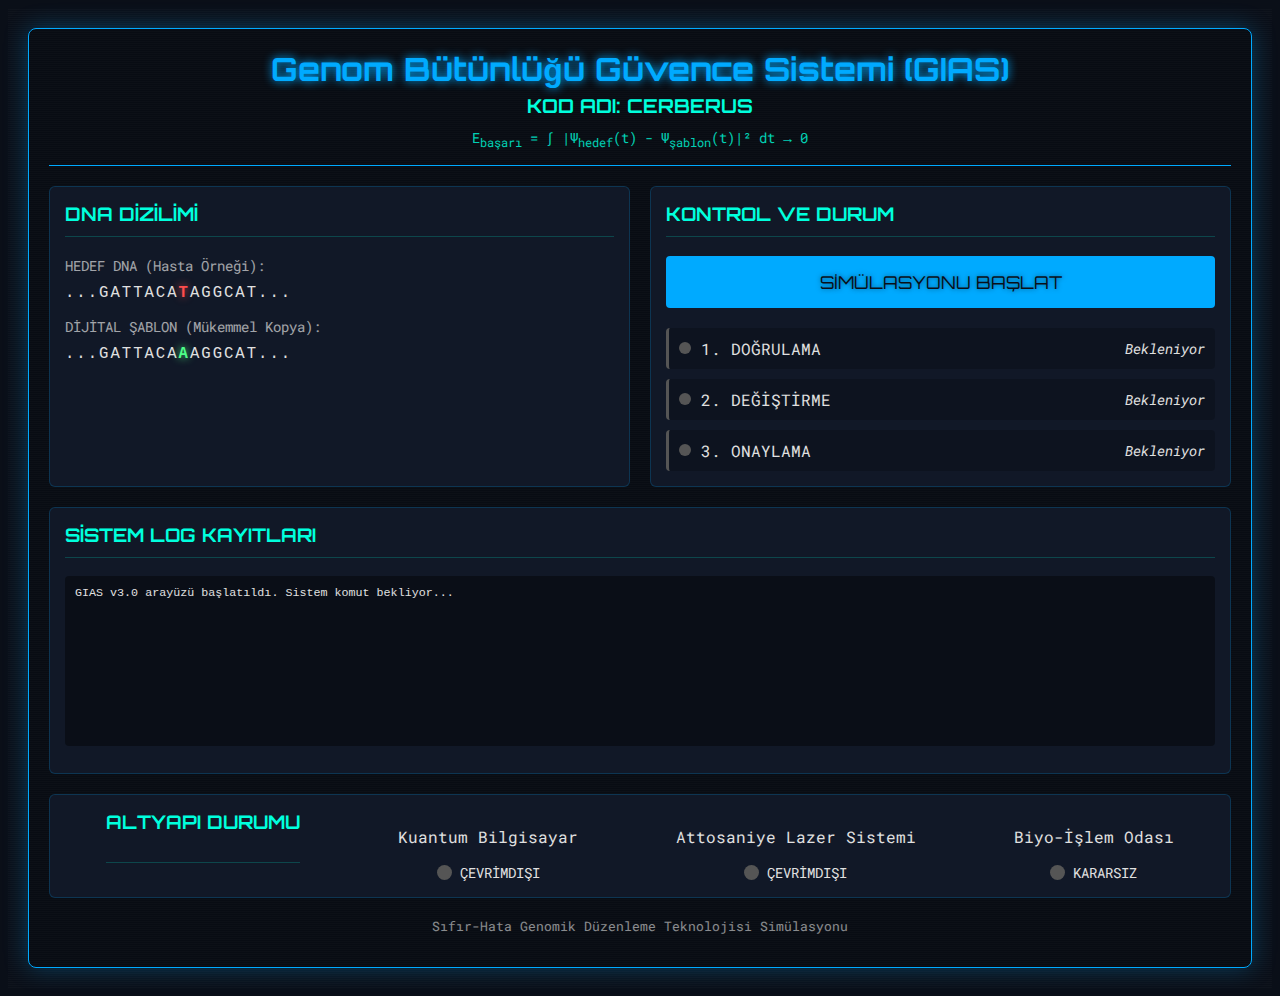
<file: Project Chronos Genesis/CERBERUS/index.html>
<!DOCTYPE html>
<html lang="tr">
<head>
    <meta charset="UTF-8">
    <meta name="viewport" content="width=device-width, initial-scale=1.0">
    <title>CERBERUS Projesi Simülasyonu</title>
    <link rel="stylesheet" href="style.css">
    <link rel="preconnect" href="https://fonts.googleapis.com">
    <link rel="preconnect" href="https://fonts.gstatic.com" crossorigin>
    <link href="https://fonts.googleapis.com/css2?family=Orbitron:wght@400;700&family=Roboto+Mono:wght@300;400&display=swap" rel="stylesheet">
</head>
<body>

    <div class="cerberus-interface">
        <header>
            <h1>Genom Bütünlüğü Güvence Sistemi (GIAS)</h1>
            <h2>KOD ADI: CERBERUS</h2>
            <div class="formula">
                E<sub>başarı</sub> = ∫ |Ψ<sub>hedef</sub>(t) - Ψ<sub>şablon</sub>(t)|² dt → 0
            </div>
        </header>

        <main>
            <section class="panel dna-display-container">
                <h3>DNA DİZİLİMİ</h3>
                <div class="dna-sequence">
                    <label>HEDEF DNA (Hasta Örneği):</label>
                    <code>...GATTACA<span id="target-base" class="base-error">T</span>AGGCAT...</code>
                </div>
                <div class="dna-sequence">
                    <label>DİJİTAL ŞABLON (Mükemmel Kopya):</label>
                    <code>...GATTACA<span class="base-correct">A</span>AGGCAT...</code>
                </div>
            </section>

            <section class="panel control-panel">
                <h3>KONTROL VE DURUM</h3>
                <button id="startButton">SİMÜLASYONU BAŞLAT</button>
                <div class="steps-container">
                    <div class="step" id="step-verify">
                        <span class="step-icon"></span>
                        <span class="step-name">1. DOĞRULAMA</span>
                        <span class="step-status">Bekleniyor</span>
                    </div>
                    <div class="step" id="step-modify">
                        <span class="step-icon"></span>
                        <span class="step-name">2. DEĞİŞTİRME</span>
                        <span class="step-status">Bekleniyor</span>
                    </div>
                    <div class="step" id="step-confirm">
                        <span class="step-icon"></span>
                        <span class="step-name">3. ONAYLAMA</span>
                        <span class="step-status">Bekleniyor</span>
                    </div>
                </div>
            </section>

            <section class="panel log-console">
                <h3>SİSTEM LOG KAYITLARI</h3>
                <pre id="log-output">GIAS v3.0 arayüzü başlatıldı. Sistem komut bekliyor...</pre>
            </section>

            <section class="panel system-status-container">
                <h3>ALTYAPI DURUMU</h3>
                <div class="system-status" id="quantum-computer">
                    <p>Kuantum Bilgisayar</p>
                    <div class="status-light-container">
                        <span class="status-light offline"></span>
                        <span class="status-text">ÇEVRİMDIŞI</span>
                    </div>
                </div>
                <div class="system-status" id="laser-system">
                    <p>Attosaniye Lazer Sistemi</p>
                    <div class="status-light-container">
                        <span class="status-light offline"></span>
                        <span class="status-text">ÇEVRİMDIŞI</span>
                    </div>
                </div>
                <div class="system-status" id="bio-chamber">
                    <p>Biyo-İşlem Odası</p>
                    <div class="status-light-container">
                        <span class="status-light offline"></span>
                        <span class="status-text">KARARSIZ</span>
                    </div>
                </div>
            </section>
        </main>

        <footer>
            <p>Sıfır-Hata Genomik Düzenleme Teknolojisi Simülasyonu</p>
        </footer>
    </div>

    <script src="script.js"></script>
</body>
</html>
</file>
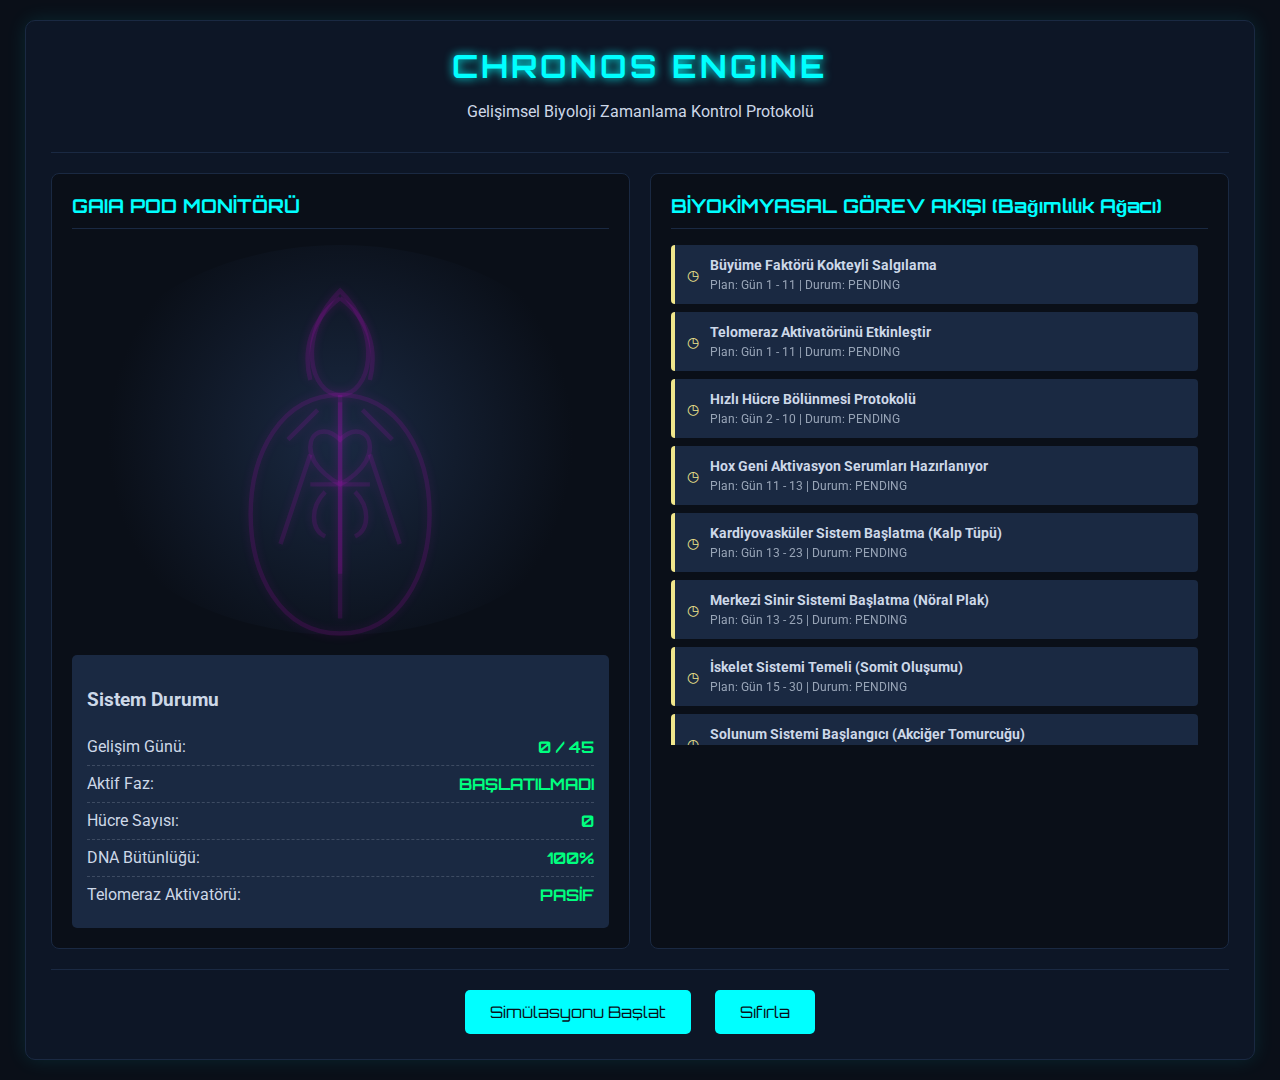
<file: Project Chronos Genesis/CHRONOS ENGINE/index.html>
<!DOCTYPE html>
<html lang="tr">
<head>
    <meta charset="UTF-8">
    <meta name="viewport" content="width=device-width, initial-scale=1.0">
    <title>CHRONOS ENGINE - Gelişim Simülasyonu</title>
    <link rel="stylesheet" href="style.css">
</head>
<body>

    <div class="container">
        <header>
            <h1>CHRONOS ENGINE</h1>
            <p>Gelişimsel Biyoloji Zamanlama Kontrol Protokolü</p>
        </header>

        <main>
            <div class="main-panel">
                <!-- Sol Panel: Görsel ve Durum -->
                <div class="left-panel">
                    <h2>GAIA POD MONİTÖRÜ</h2>
                    <div class="visual-container">
                        <svg id="fetus-svg" viewBox="0 0 200 300">
                            <!-- Bu SVG, gelişimin stilize bir temsilidir -->
                            <g id="base-form" class="organ-group">
                                <path d="M100,280 C60,280 40,240 40,200 S60,120 100,120 S160,160 160,200 S140,280 100,280 Z" />
                                <path d="M100,120 C80,120 70,80 100,50 C130,80 120,120 100,120 Z" />
                            </g>
                            <g id="organ-nervous" class="organ-group">
                                <path d="M100,55 C120,70 125,90 120,110 M100,55 C80,70 75,90 80,110 M100,125 L100,240 M80,180 H120"/>
                            </g>
                            <g id="organ-cardiovascular" class="organ-group">
                                <path d="M100,150 C90,140 80,145 80,155 C80,170 100,180 100,180 S120,170 120,155 C120,145 110,140 100,150 Z" />
                            </g>
                            <g id="organ-skeletal" class="organ-group">
                                <path d="M100,120 L100,270 M80,160 L60,220 M120,160 L140,220 M85,130 L65,150 M115,130 L135,150"/>
                            </g>
                            <g id="organ-respiratory" class="organ-group">
                                 <path d="M90,185 C80,195 80,210 90,215 M110,185 C120,195 120,210 110,215"/>
                            </g>
                        </svg>
                    </div>
                    <div class="status-panel">
                        <h3>Sistem Durumu</h3>
                        <div class="status-item">
                            <span>Gelişim Günü:</span>
                            <strong id="day-counter">0 / 45</strong>
                        </div>
                        <div class="status-item">
                            <span>Aktif Faz:</span>
                            <strong id="phase-name">BAŞLATILMADI</strong>
                        </div>
                        <div class="status-item">
                            <span>Hücre Sayısı:</span>
                            <strong id="cell-count">0</strong>
                        </div>
                        <div class="status-item">
                            <span>DNA Bütünlüğü:</span>
                            <strong id="dna-integrity">100%</strong>
                        </div>
                         <div class="status-item telomerase-status">
                            <span>Telomeraz Aktivatörü:</span>
                            <strong id="telomerase-status">PASİF</strong>
                        </div>
                    </div>
                </div>

                <!-- Sağ Panel: Bağımlılık Ağacı -->
                <div class="right-panel">
                    <h2>BİYOKİMYASAL GÖREV AKIŞI (Bağımlılık Ağacı)</h2>
                    <div id="dependency-tree" class="dependency-tree">
                        <!-- Görevler buraya JS ile eklenecek -->
                    </div>
                </div>
            </div>

            <div class="controls">
                <button id="start-btn">Simülasyonu Başlat</button>
                <button id="reset-btn">Sıfırla</button>
            </div>
             <div id="completion-message" class="completion-message">
                <h3>PROTOKOL TAMAMLANDI</h3>
                <p>Gelişim 45 günde başarıyla sonuçlandı. Biyolojik ünite stabil ve canlı.</p>
                <p><strong>CHRONOS ENGINE:</strong> Doğanın 9 ayı, mühendisliğin 45 günü.</p>
            </div>
        </main>
    </div>

    <script src="script.js"></script>
</body>
</html>
</file>
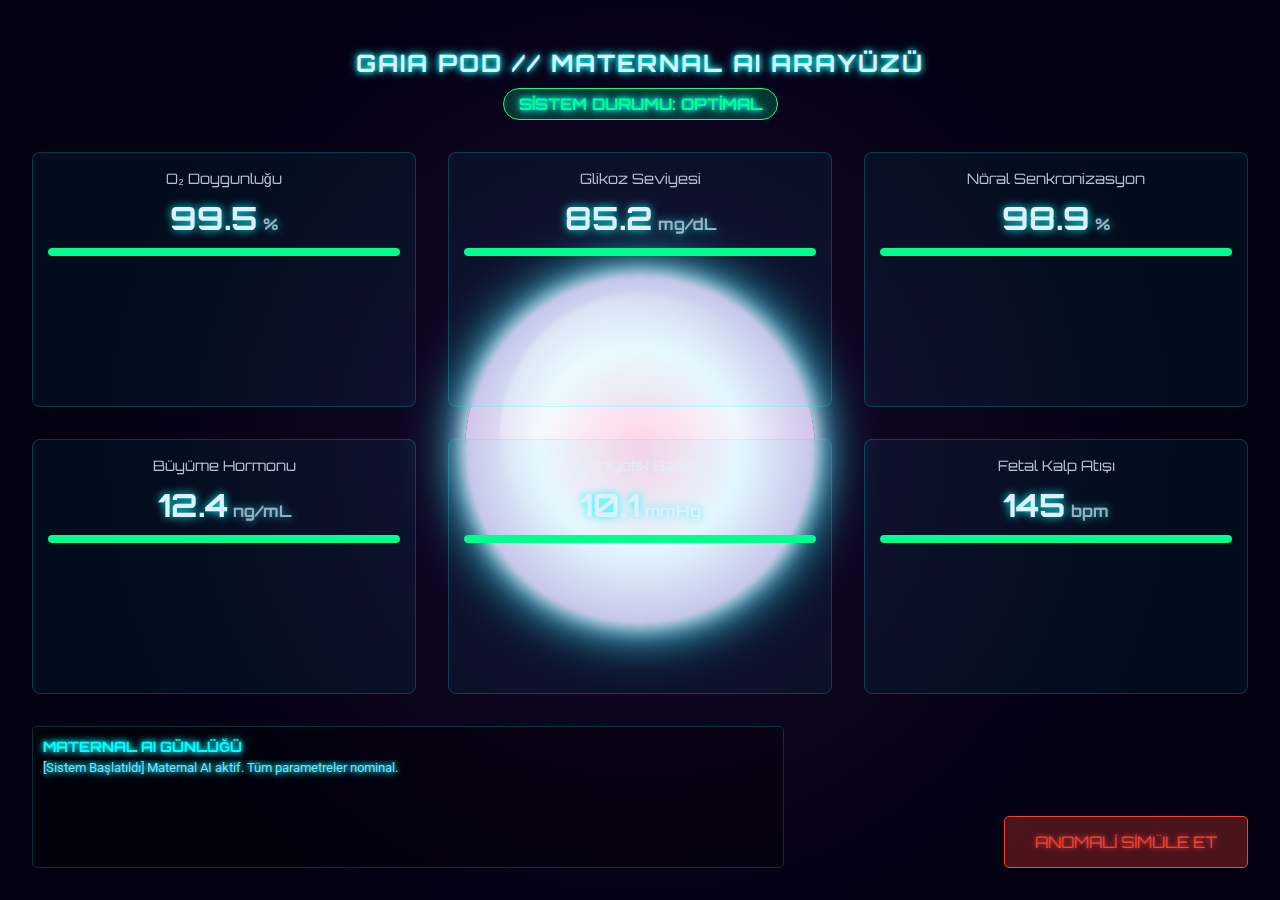
<file: Project Chronos Genesis/GAIA POD/index.html>
<!DOCTYPE html>
<html lang="tr">
<head>
    <meta charset="UTF-8">
    <meta name="viewport" content="width=device-width, initial-scale=1.0">
    <title>GAIA POD - Yapay Rahim Simülasyonu</title>
    <link rel="stylesheet" href="style.css">
    <link rel="preconnect" href="https://fonts.googleapis.com">
    <link rel="preconnect" href="https://fonts.gstatic.com" crossorigin>
    <link href="https://fonts.googleapis.com/css2?family=Orbitron:wght@400;700&family=Roboto:wght@300&display=swap" rel="stylesheet">
</head>
<body>

    <div id="simulation-container">
        <!-- GAIA POD'un görsel temsili -->
        <div id="gaia-pod">
            <div class="pod-shine"></div>
            <div class="pod-core-glow"></div>
        </div>

        <!-- Holografik Veri Arayüzü -->
        <div id="interface">
            <header>
                <h1>GAIA POD // MATERNAL AI ARAYÜZÜ</h1>
                <div id="system-status" class="status-optimal">SİSTEM DURUMU: OPTİMAL</div>
            </header>

            <main id="vitals-grid">
                <div class="vital-panel" id="vital-o2">
                    <label>O₂ Doygunluğu</label>
                    <div class="value-container">
                        <span class="value">99.5</span><span class="unit">%</span>
                    </div>
                    <div class="bar-container"><div class="bar"></div></div>
                </div>
                <div class="vital-panel" id="vital-glucose">
                    <label>Glikoz Seviyesi</label>
                    <div class="value-container">
                        <span class="value">85.2</span><span class="unit">mg/dL</span>
                    </div>
                    <div class="bar-container"><div class="bar"></div></div>
                </div>
                <div class="vital-panel" id="vital-neural">
                    <label>Nöral Senkronizasyon</label>
                    <div class="value-container">
                        <span class="value">98.9</span><span class="unit">%</span>
                    </div>
                    <div class="bar-container"><div class="bar"></div></div>
                </div>
                 <div class="vital-panel" id="vital-hormone">
                    <label>Büyüme Hormonu</label>
                    <div class="value-container">
                        <span class="value">12.4</span><span class="unit">ng/mL</span>
                    </div>
                    <div class="bar-container"><div class="bar"></div></div>
                </div>
                 <div class="vital-panel" id="vital-amnio">
                    <label>Amniyotik Basınç</label>
                    <div class="value-container">
                        <span class="value">10.1</span><span class="unit">mmHg</span>
                    </div>
                    <div class="bar-container"><div class="bar"></div></div>
                </div>
                 <div class="vital-panel" id="vital-heartbeat">
                    <label>Fetal Kalp Atışı</label>
                    <div class="value-container">
                        <span class="value">145</span><span class="unit">bpm</span>
                    </div>
                    <div class="bar-container"><div class="bar"></div></div>
                </div>
            </main>

            <footer>
                <div id="ai-log-container">
                    <h2>MATERNAL AI GÜNLÜĞÜ</h2>
                    <div id="ai-log">
                        <p class="log-entry system">[Sistem Başlatıldı] Maternal AI aktif. Tüm parametreler nominal.</p>
                    </div>
                </div>
                <button id="trigger-anomaly">ANOMALİ SİMÜLE ET</button>
            </footer>
        </div>
    </div>
    
    <!-- Arka plan sesleri -->
    <audio id="heartbeat-sound" src="https://www.soundjay.com/human/heartbeat-01a.mp3" loop></audio>

    <script src="script.js"></script>
</body>
</html>
</file>
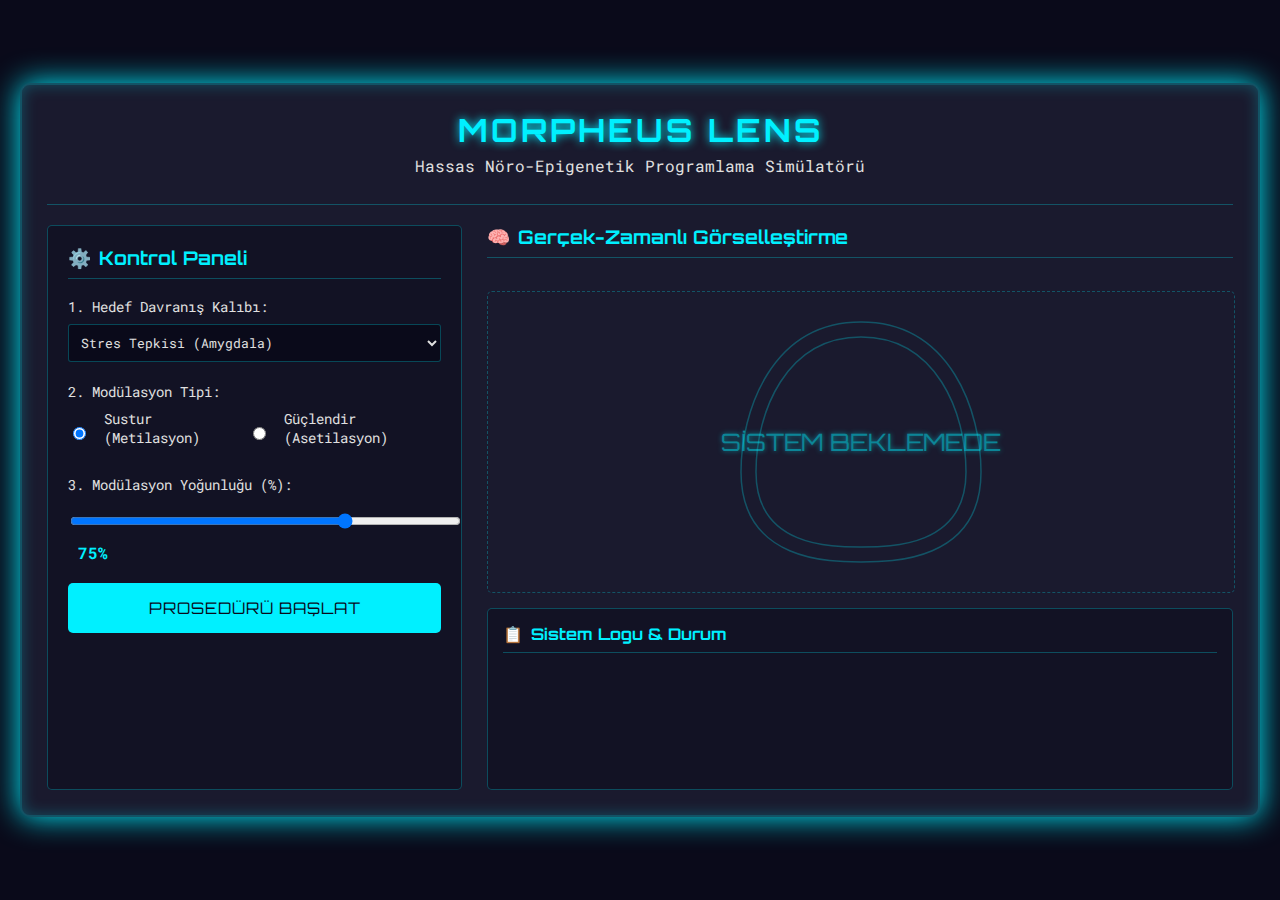
<file: Project Chronos Genesis/MORPHEUS LENS/index.html>
<!DOCTYPE html>
<html lang="tr">
<head>
    <meta charset="UTF-8">
    <meta name="viewport" content="width=device-width, initial-scale=1.0">
    <title>MORPHEUS LENS Simülatörü</title>
    <link rel="stylesheet" href="style.css">
</head>
<body>

    <div class="morpheus-container">
        <header>
            <h1>MORPHEUS LENS</h1>
            <h2>Hassas Nöro-Epigenetik Programlama Simülatörü</h2>
        </header>

        <main class="interface">
            <!-- KONTROL PANELİ -->
            <div class="control-panel">
                <h3><span class="icon">⚙️</span>Kontrol Paneli</h3>
                
                <div class="control-group">
                    <label for="behavior-select">1. Hedef Davranış Kalıbı:</label>
                    <select id="behavior-select">
                        <option value="Stres Tepkisi">Stres Tepkisi (Amygdala)</option>
                        <option value="Empati">Empati (Anterior Insular Cortex)</option>
                        <option value="Odaklanma">Odaklanma (Prefrontal Cortex)</option>
                        <option value="Hafıza Erişimi">Hafıza Erişimi (Hippocampus)</option>
                    </select>
                </div>

                <div class="control-group">
                    <label>2. Modülasyon Tipi:</label>
                    <div class="radio-group">
                        <input type="radio" id="mod-silence" name="modulation_type" value="Susturma" checked>
                        <label for="mod-silence">Sustur (Metilasyon)</label>
                        <input type="radio" id="mod-enhance" name="modulation_type" value="Güçlendirme">
                        <label for="mod-enhance">Güçlendir (Asetilasyon)</label>
                    </div>
                </div>

                <div class="control-group">
                    <label for="intensity-slider">3. Modülasyon Yoğunluğu (%):</label>
                    <input type="range" id="intensity-slider" min="10" max="100" value="75">
                    <span id="intensity-value">75%</span>
                </div>

                <button id="initiate-procedure">PROSEDÜRÜ BAŞLAT</button>
            </div>

            <!-- GÖRSELLEŞTİRME VE LOG EKRANI -->
            <div class="visualizer-section">
                <h3><span class="icon">🧠</span>Gerçek-Zamanlı Görselleştirme</h3>
                <div class="visualizer">
                    <div id="brain-map">
                        <!-- Nöronlar JS ile buraya eklenecek -->
                        <div id="nanobot-stream"></div>
                    </div>
                    <div id="status-overlay">SİSTEM BEKLEMEDE</div>
                </div>
                
                <div class="status-log">
                    <h4><span class="icon">📋</span>Sistem Logu & Durum</h4>
                    <div id="log-output">
                        <p class="log-system">MORPHEUS LENS arayüzü başlatıldı. Prosedür için komut bekleniyor...</p>
                    </div>
                </div>
                
                <div class="results-display" id="results-display">
                    <h4>Sonuç Formülasyonu:</h4>
                    <p class="formula">ΔB(t) ≈ f(Σ Eₚ(n, t))</p>
                    <p id="result-text"></p>
                </div>
            </div>
        </main>
    </div>

    <script src="script.js"></script>
</body>
</html>
</file>
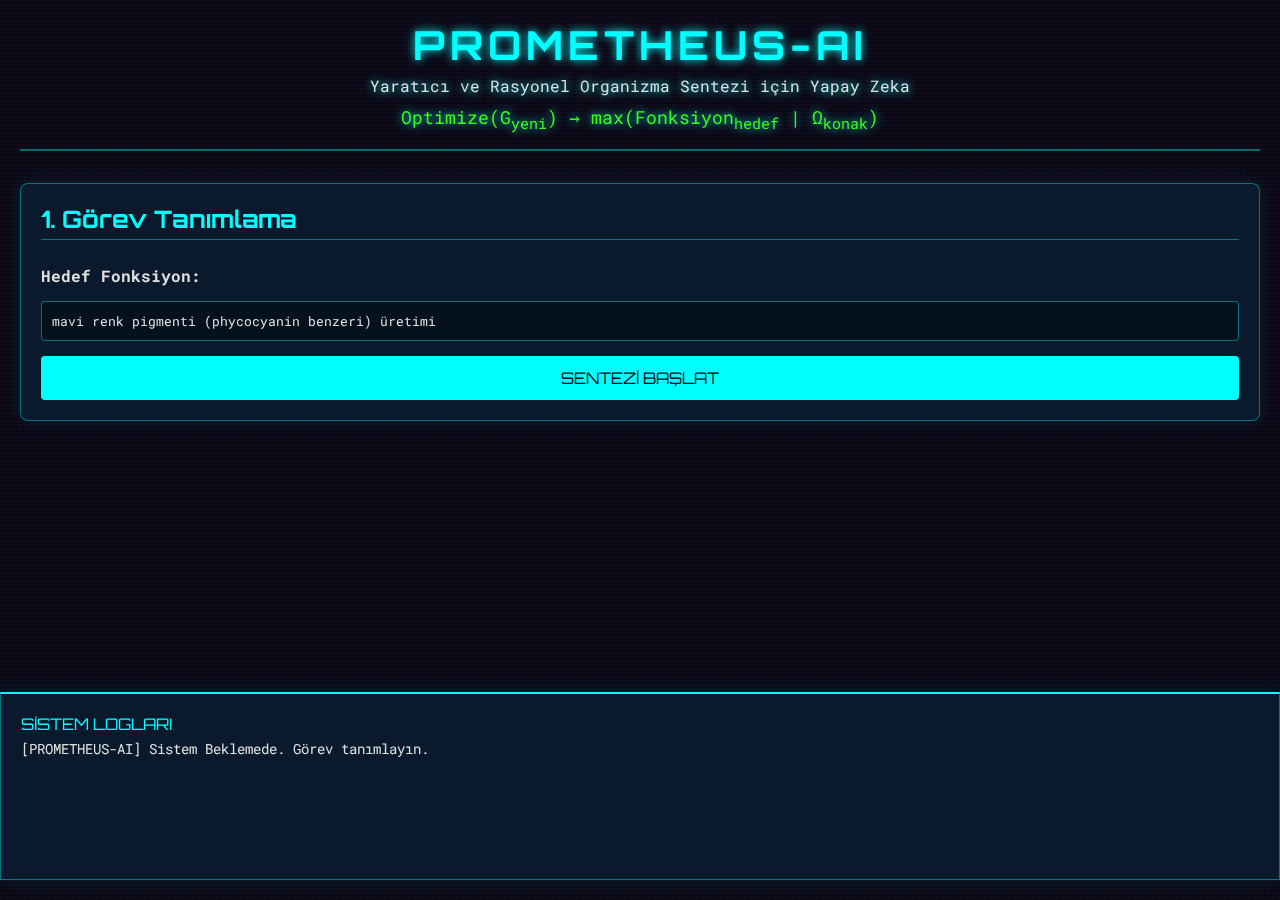
<file: Project Chronos Genesis/PROMETHEUS-AI/index.html>
<!DOCTYPE html>
<html lang="tr">
<head>
    <meta charset="UTF-8">
    <meta name="viewport" content="width=device-width, initial-scale=1.0">
    <title>PROMETHEUS-AI | De-Novo Gen Tasarım Arayüzü</title>
    <link rel="stylesheet" href="style.css">
    <link rel="preconnect" href="https://fonts.googleapis.com">
    <link rel="preconnect" href="https://fonts.gstatic.com" crossorigin>
    <link href="https://fonts.googleapis.com/css2?family=Orbitron:wght@400;700&family=Roboto+Mono:wght@300;400&display=swap" rel="stylesheet">
    <script src="https://3Dmol.org/build/3Dmol-min.js"></script>
</head>
<body>
    <div class="scanline-overlay"></div>
    <div id="container">
        <header>
            <h1>PROMETHEUS-AI</h1>
            <p class="subtitle">Yaratıcı ve Rasyonel Organizma Sentezi için Yapay Zeka</p>
            <div class="formula">
                Optimize(G<sub>yeni</sub>) → max(Fonksiyon<sub>hedef</sub> | Ω<sub>konak</sub>)
            </div>
        </header>

        <main id="main-interface">
            <div id="control-panel" class="panel">
                <h2>1. Görev Tanımlama</h2>
                <label for="target-function">Hedef Fonksiyon:</label>
                <input type="text" id="target-function" value="mavi renk pigmenti (phycocyanin benzeri) üretimi" placeholder="Örn: Kanserli hücreleri hedef alan bir protein">
                <button id="start-simulation-btn">Sentezi Başlat</button>
            </div>

            <div id="simulation-stages" class="hidden">
                <div id="stage-synthesis" class="panel stage-panel">
                    <h3>AŞAMA 1: YARATICI SENTEZ</h3>
                    <p class="status-text" id="synthesis-status">GAN modelleri başlatılıyor...</p>
                    <div class="progress-bar-container">
                        <div class="progress-bar" id="synthesis-progress"></div>
                    </div>
                    <h4>Potansiyel Gen Dizilimi (Örnek):</h4>
                    <pre id="gene-sequence-output">...</pre>
                </div>

                <div id="stage-evolution" class="panel stage-panel">
                    <h3>AŞAMA 2: SANAL EVRİM</h3>
                    <p class="status-text" id="evolution-status">Sanal hücre ortamı oluşturuluyor...</p>
                    <div class="progress-bar-container">
                        <div class="progress-bar" id="evolution-progress"></div>
                    </div>
                    <div id="cell-simulation-vis">
                        <div class="cell-nucleus">Çekirdek</div>
                    </div>
                    <p>Milyonlarca gen varyantı toksisite, stabilite ve verimlilik açısından test ediliyor.</p>
                </div>

                <div id="stage-integration" class="panel stage-panel">
                    <h3>AŞAMA 3: ENTEGRASYON PLANLAMA</h3>
                    <p class="status-text" id="integration-status">Konak genom (GRCh38) analizi...</p>
                    <div class="progress-bar-container">
                        <div class="progress-bar" id="integration-progress"></div>
                    </div>
                    <h4>İnsan Genomu Entegrasyon Haritası:</h4>
                    <div class="genome-map">
                        <div class="chromosome">
                            <div class="band"></div><div class="band alt"></div>
                            <div class="band"></div><div class="band alt"></div>
                            <div class="band insertion-point" id="insertion-point">
                                <span class="tooltip">Entegrasyon Noktası: Chr 8, 8q24.21 (Güvenli Liman Bölgesi)</span>
                            </div>
                            <div class="band alt"></div><div class="band"></div>
                        </div>
                    </div>
                </div>
            </div>

            <div id="results-panel" class="panel hidden">
                <h2>Sentez Tamamlandı: Sonuçlar</h2>
                <div class="results-grid">
                    <div class="result-item">
                        <h3>Tasarlanan Protein Yapısı</h3>
                        <div id="protein-viewer" class="protein-viewer-container"></div>
                    </div>
                    <div class="result-item">
                        <h3>Nihai Gen Kodu: G-Prometheus-MP7</h3>
                        <pre id="final-gene-code"></pre>
                        <h3>Özellikler</h3>
                        <ul id="gene-properties">
                            <!-- JS ile doldurulacak -->
                        </ul>
                    </div>
                </div>
                <button id="reset-btn">Yeni Simülasyon</button>
            </div>

        </main>
        
        <footer>
            <div id="log-console" class="panel">
                <div class="log-header">SİSTEM LOGLARI</div>
                <div id="log-output">
                    <p class="log-info">[PROMETHEUS-AI] Sistem Beklemede. Görev tanımlayın.</p>
                </div>
            </div>
        </footer>
    </div>
    <script src="script.js"></script>
</body>
</html>
</file>
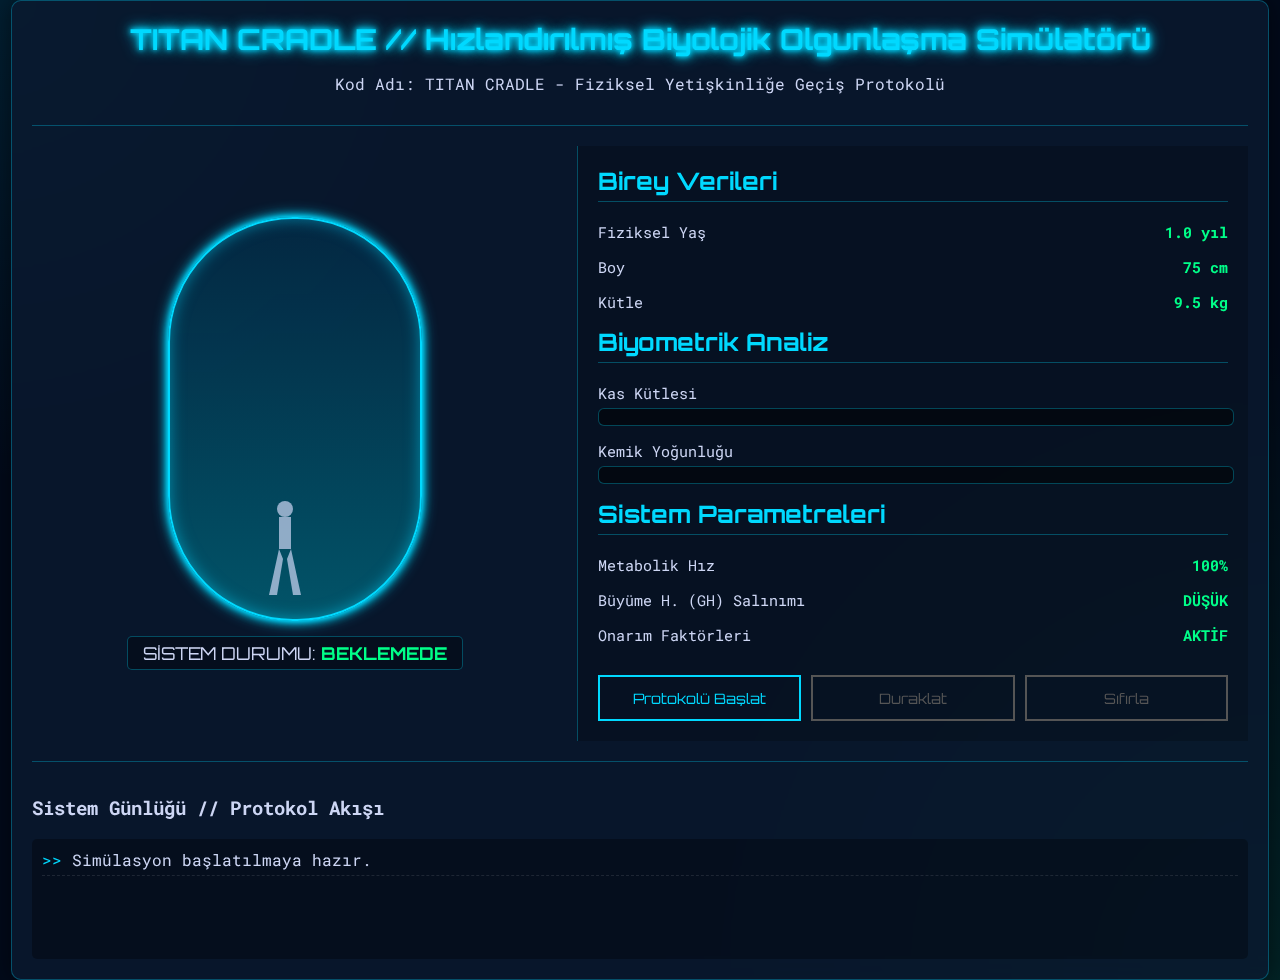
<file: Project Chronos Genesis/TITAN CRADLE/index.html>
<!DOCTYPE html>
<html lang="tr">
<head>
    <meta charset="UTF-8">
    <meta name="viewport" content="width=device-width, initial-scale=1.0">
    <title>TITAN CRADLE Simülasyonu</title>
    <link rel="stylesheet" href="style.css">
    <link rel="preconnect" href="https://fonts.googleapis.com">
    <link rel="preconnect" href="https://fonts.gstatic.com" crossorigin>
    <link href="https://fonts.googleapis.com/css2?family=Orbitron:wght@400;700&family=Roboto+Mono:wght@300;400&display=swap" rel="stylesheet">
</head>
<body>
    <div id="simulation-container">
        <header>
            <h1>TITAN CRADLE // Hızlandırılmış Biyolojik Olgunlaşma Simülatörü</h1>
            <p>Kod Adı: TITAN CRADLE - Fiziksel Yetişkinliğe Geçiş Protokolü</p>
        </header>

        <main id="main-interface">
            <div id="visualizer">
                <div id="cradle-pod">
                    <div class="pod-glass"></div>
                    <div id="bio-gel">
                        <!-- CSS ile oluşturulan baloncuklar buraya gelecek -->
                    </div>
                    <div id="human-silhouette">
                        <div id="exo-frame">
                            <div class="exo-line leg-l"></div>
                            <div class="exo-line leg-r"></div>
                            <div class="exo-line torso"></div>
                            <div class="exo-line arm-l"></div>
                            <div class="exo-line arm-r"></div>
                            <div class="exo-line head"></div>
                        </div>
                    </div>
                </div>
                <div id="status-display">
                    SİSTEM DURUMU: <span id="system-status">BEKLEMEDE</span>
                </div>
            </div>

            <div id="control-panel">
                <h2>Birey Verileri</h2>
                <div class="stat-item">
                    <span>Fiziksel Yaş</span>
                    <span id="stat-age" class="value">1.0 yıl</span>
                </div>
                <div class="stat-item">
                    <span>Boy</span>
                    <span id="stat-height" class="value">75 cm</span>
                </div>
                <div class="stat-item">
                    <span>Kütle</span>
                    <span id="stat-mass" class="value">9.5 kg</span>
                </div>

                <h2>Biyometrik Analiz</h2>
                <div class="stat-item progress-stat">
                    <span>Kas Kütlesi</span>
                    <div class="progress-bar-container">
                        <div id="progress-muscle" class="progress-bar"></div>
                    </div>
                </div>
                <div class="stat-item progress-stat">
                    <span>Kemik Yoğunluğu</span>
                    <div class="progress-bar-container">
                        <div id="progress-bone" class="progress-bar"></div>
                    </div>
                </div>

                <h2>Sistem Parametreleri</h2>
                <div class="stat-item">
                    <span>Metabolik Hız</span>
                    <span id="stat-metabolism" class="value">100%</span>
                </div>
                <div class="stat-item">
                    <span>Büyüme H. (GH) Salınımı</span>
                    <span id="stat-gh" class="value">DÜŞÜK</span>
                </div>
                <div class="stat-item">
                    <span>Onarım Faktörleri</span>
                    <span id="stat-repair" class="value">AKTİF</span>
                </div>

                <div id="controls">
                    <button id="start-btn">Protokolü Başlat</button>
                    <button id="pause-btn" disabled>Duraklat</button>
                    <button id="reset-btn" disabled>Sıfırla</button>
                </div>
            </div>
        </main>

        <footer id="system-log">
            <h3>Sistem Günlüğü // Protokol Akışı</h3>
            <ul id="log-list">
                <li>Simülasyon başlatılmaya hazır.</li>
            </ul>
        </footer>
    </div>

    <script src="script.js"></script>
</body>
</html>
</file>
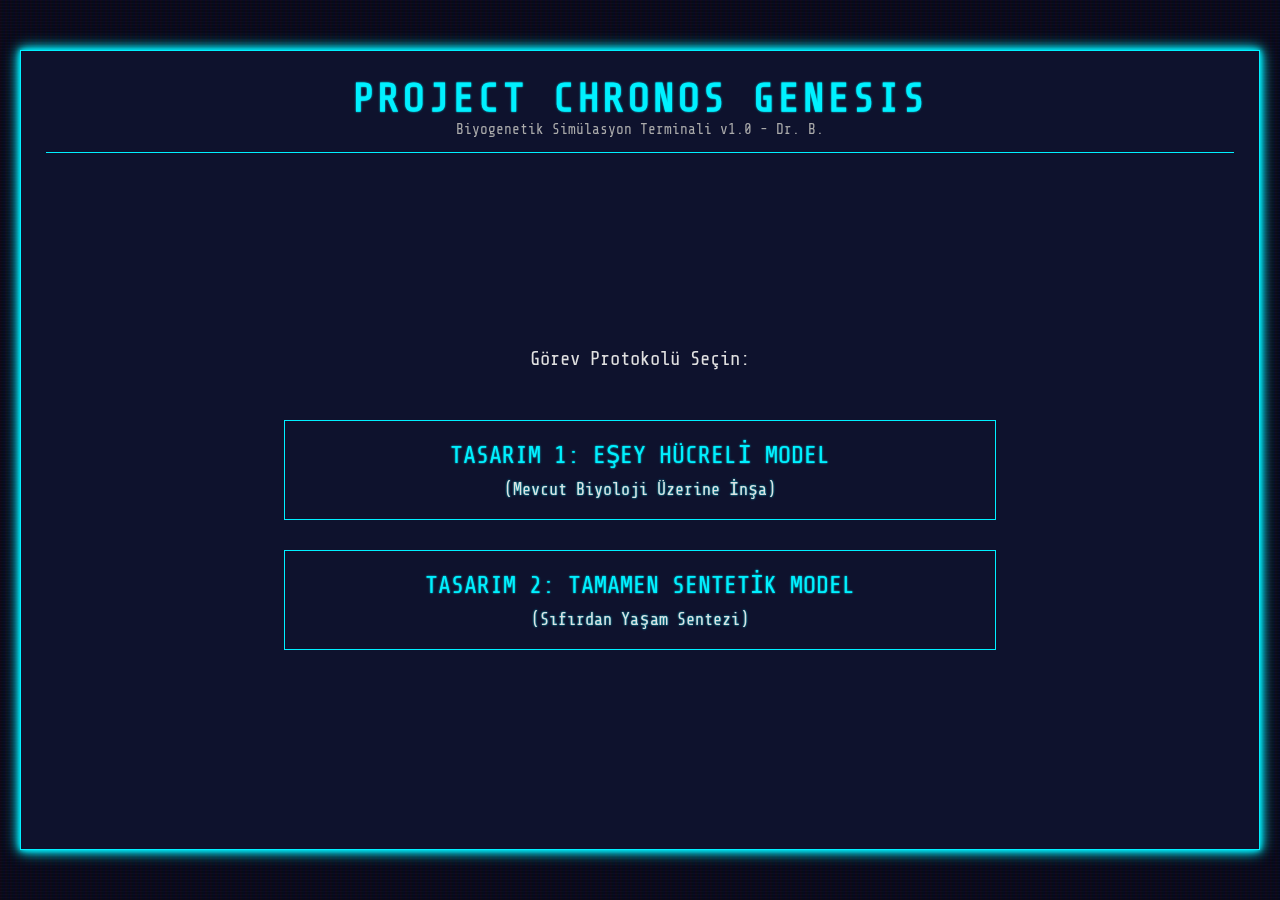
<file: Project Chronos Genesis/Chronos_Genesis_2025.html>
<!DOCTYPE html>
<html lang="tr">
<head>
    <meta charset="UTF-8">
    <meta name="viewport" content="width=device-width, initial-scale=1.0">
    <title>Project Chronos Genesis - Simülasyon Terminali</title>
    <style>
        @import url('https://fonts.googleapis.com/css2?family=Share+Tech+Mono&display=swap');

        :root {
            --primary-color: #00f0ff;
            --secondary-color: #ff00ff;
            --bg-color: #0a0a1f;
            --panel-bg-color: rgba(15, 20, 50, 0.8);
            --text-color: #e0e0e0;
            --border-glow: 0 0 5px var(--primary-color), 0 0 10px var(--primary-color), 0 0 15px var(--primary-color);
            --text-glow: 0 0 2px var(--primary-color);
        }

        * {
            box-sizing: border-box;
            margin: 0;
            padding: 0;
        }

        body {
            font-family: 'Share Tech Mono', monospace;
            background-color: var(--bg-color);
            color: var(--text-color);
            display: flex;
            justify-content: center;
            align-items: center;
            min-height: 100vh;
            padding: 20px;
            overflow: hidden;
            position: relative;
        }

        body::before {
            content: '';
            position: absolute;
            top: 0;
            left: 0;
            width: 100%;
            height: 100%;
            background: linear-gradient(rgba(18, 16, 16, 0) 50%, rgba(0, 0, 0, 0.25) 50%), linear-gradient(90deg, rgba(255, 0, 0, 0.06), rgba(0, 255, 0, 0.02), rgba(0, 0, 255, 0.06));
            z-index: 1;
            background-size: 100% 3px, 5px 100%;
            pointer-events: none;
            animation: scanline 10s linear infinite;
        }

        @keyframes scanline {
            0% { background-position: 0 0; }
            100% { background-position: 0 100vh; }
        }

        .container {
            width: 100%;
            max-width: 1400px;
            height: 95vh;
            max-height: 800px;
            background: var(--panel-bg-color);
            border: 1px solid var(--primary-color);
            box-shadow: var(--border-glow);
            padding: 25px;
            z-index: 2;
            backdrop-filter: blur(3px);
            display: flex;
            flex-direction: column;
        }

        header {
            text-align: center;
            margin-bottom: 20px;
            border-bottom: 1px solid var(--primary-color);
            padding-bottom: 15px;
        }

        header h1 {
            color: var(--primary-color);
            text-shadow: var(--text-glow);
            font-size: 2.5em;
            letter-spacing: 3px;
        }

        header p {
            font-size: 0.9em;
            color: #aaa;
        }

        #model-selection {
            display: flex;
            justify-content: center;
            align-items: center;
            flex-direction: column;
            height: 100%;
            gap: 30px;
        }

        .model-button {
            width: 60%;
            padding: 20px;
            font-family: 'Share Tech Mono', monospace;
            font-size: 1.5em;
            cursor: pointer;
            background-color: transparent;
            border: 1px solid var(--primary-color);
            color: var(--primary-color);
            transition: all 0.3s ease;
            text-shadow: var(--text-glow);
        }

        .model-button:hover {
            background-color: var(--primary-color);
            color: var(--bg-color);
            box-shadow: var(--border-glow);
        }
        
        .model-button span {
            display: block;
            font-size: 0.7em;
            color: var(--text-color);
            margin-top: 10px;
        }
        .model-button:hover span {
             color: var(--bg-color);
        }

        #simulation-container {
            display: none;
            flex: 1;
            flex-direction: row;
            gap: 20px;
            overflow: hidden;
        }

        .panel {
            border: 1px solid rgba(0, 240, 255, 0.3);
            padding: 15px;
            background-color: rgba(0,0,0,0.2);
            overflow-y: auto;
        }
        
        /* Scrollbar styling */
        .panel::-webkit-scrollbar {
            width: 8px;
        }
        .panel::-webkit-scrollbar-track {
            background: transparent;
        }
        .panel::-webkit-scrollbar-thumb {
            background: var(--primary-color);
        }


        #left-panel {
            flex: 0 0 300px;
            display: flex;
            flex-direction: column;
        }

        #left-panel h2 {
            color: var(--secondary-color);
            margin-bottom: 15px;
            border-bottom: 1px dashed var(--secondary-color);
            padding-bottom: 10px;
        }

        #step-list {
            list-style: none;
            padding: 0;
            flex-grow: 1;
        }

        #step-list li {
            padding: 12px;
            margin-bottom: 8px;
            border-left: 3px solid #555;
            cursor: not-allowed;
            opacity: 0.5;
            transition: all 0.3s ease;
            position: relative;
        }

        #step-list li.active {
            border-left-color: var(--primary-color);
            background-color: rgba(0, 240, 255, 0.1);
            cursor: pointer;
            opacity: 1;
        }
        #step-list li.active:hover {
             background-color: rgba(0, 240, 255, 0.2);
        }

        #step-list li.running::after {
            content: 'İŞLENİYOR...';
            position: absolute;
            right: 10px;
            top: 50%;
            transform: translateY(-50%);
            color: var(--primary-color);
            font-size: 0.8em;
            animation: blink 1s infinite;
        }

        #step-list li.completed {
            border-left-color: #0f0;
            opacity: 0.8;
            cursor: pointer;
            text-decoration: line-through;
        }

        #step-list li.failed {
            border-left-color: #f00;
            opacity: 0.8;
            cursor: pointer;
            text-decoration: line-through;
        }
        
        #reset-button {
            width: 100%;
            padding: 10px;
            margin-top: 15px;
            font-family: 'Share Tech Mono', monospace;
            font-size: 1em;
            cursor: pointer;
            background-color: transparent;
            border: 1px solid var(--secondary-color);
            color: var(--secondary-color);
            transition: all 0.3s ease;
        }

        #reset-button:hover {
            background-color: var(--secondary-color);
            color: var(--bg-color);
        }

        #main-content {
            flex: 1;
            display: flex;
            flex-direction: column;
            gap: 20px;
        }

        #visual-simulation-panel {
            flex-basis: 45%;
            display: flex;
            flex-direction: column;
            justify-content: center;
            align-items: center;
            text-align: center;
            position: relative;
        }
        
        #visual-simulation-panel h3 {
            position: absolute;
            top: 15px;
            left: 15px;
            color: var(--primary-color);
        }
        
        #simulation-log {
            position: absolute;
            bottom: 15px;
            width: 95%;
            background-color: rgba(0,0,0,0.5);
            padding: 8px;
            border: 1px dashed rgba(0,240,255,0.4);
            font-size: 0.9em;
            min-height: 3em;
        }

        #details-panel {
            flex-basis: 55%;
        }

        #details-panel h3 {
            color: var(--primary-color);
            font-size: 1.5em;
            margin-bottom: 15px;
        }

        .detail-item {
            margin-bottom: 15px;
        }
        .detail-item h4 {
            color: var(--secondary-color);
            margin-bottom: 5px;
        }
        .detail-item p {
            font-size: 0.9em;
            line-height: 1.5;
        }

        .reality-bar-container {
            width: 100%;
            height: 20px;
            background-color: #333;
            border: 1px solid #555;
        }
        .reality-bar {
            height: 100%;
            background: linear-gradient(90deg, var(--primary-color), var(--secondary-color));
            width: 0%;
            transition: width 1s ease-out;
        }
        #reality-value {
            font-weight: bold;
        }

        @keyframes blink {
            50% { opacity: 0.5; }
        }

        /* --- Visual Simulation Styles --- */
        .dna-helix {
            width: 50px;
            height: 150px;
            position: relative;
            animation: rotate 10s linear infinite;
        }
        .dna-helix .strand {
            width: 10px;
            height: 100%;
            background: var(--primary-color);
            border-radius: 5px;
            position: absolute;
            top: 0;
            left: 20px;
        }
        .dna-helix .strand:first-child { transform: translateX(-15px); }
        .dna-helix .strand:last-child { transform: translateX(15px); }
        .dna-helix .base {
            width: 30px;
            height: 4px;
            background: var(--secondary-color);
            position: absolute;
            left: 10px;
        }
        @keyframes rotate { 0% { transform: rotate(0deg); } 100% { transform: rotate(360deg); } }

        .crispr-anim .dna-segment {
            width: 200px; height: 10px; background: linear-gradient(90deg, #0f0, #0f0, #0f0, #f00, #f00, #0f0, #0f0);
            position: relative;
        }
        .crispr-anim .cas9 {
            width: 30px; height: 20px; background: var(--primary-color);
            position: absolute; top: -25px; left: 80px;
            clip-path: polygon(0% 0%, 100% 0%, 100% 75%, 50% 100%, 0% 75%);
            animation: crispr-move 3s ease-in-out forwards;
        }
        @keyframes crispr-move {
            0% { left: 0px; }
            50% { left: 80px; }
            60% { background: #f00; }
            70% { background: var(--primary-color); }
            100% { left: 80px; }
        }
        
        .bio-reactor {
            width: 150px; height: 200px;
            border: 2px solid var(--primary-color);
            border-radius: 75px 75px 20px 20px;
            background: radial-gradient(circle, rgba(0,240,255,0.2), rgba(0,240,255,0.05));
            position: relative;
            overflow: hidden;
        }
        .bio-reactor .fluid {
            position: absolute; bottom: 0; width: 100%; height: 80%;
            background: linear-gradient(to top, rgba(255,0,255,0.4), transparent);
        }
        .bubble {
            position: absolute; bottom: -20px; width: 10px; height: 10px;
            background: rgba(0,240,255,0.5);
            border-radius: 50%;
            animation: rise 5s infinite;
        }
        @keyframes rise {
            to { transform: translateY(-220px); opacity: 0; }
        }
        
        #growth-silhouette {
            width: 10px; height: 20px;
            background: var(--text-color);
            clip-path: polygon(50% 0%, 60% 30%, 100% 40%, 80% 60%, 85% 100%, 50% 90%, 15% 100%, 20% 60%, 0 40%, 40% 30%);
            transition: all 2s ease-out;
            position: absolute;
            bottom: 20px;
        }


    </style>
</head>
<body>

    <div class="container">
        <header>
            <h1>PROJECT CHRONOS GENESIS</h1>
            <p>Biyogenetik Simülasyon Terminali v1.0 - Dr. B.</p>
        </header>

        <div id="model-selection">
            <p style="font-size: 1.2em; margin-bottom: 20px; text-align: center; max-width: 80%;">Görev Protokolü Seçin:</p>
            <button class="model-button" data-model="gamete">TASARIM 1: EŞEY HÜCRELİ MODEL <span>(Mevcut Biyoloji Üzerine İnşa)</span></button>
            <button class="model-button" data-model="synthetic">TASARIM 2: TAMAMEN SENTETİK MODEL <span>(Sıfırdan Yaşam Sentezi)</span></button>
        </div>

        <div id="simulation-container">
            <div id="left-panel" class="panel">
                <h2 id="model-title"></h2>
                <ul id="step-list"></ul>
                <button id="reset-button">SİMÜLASYONU SIFIRLA</button>
            </div>
            <div id="main-content">
                <div id="visual-simulation-panel" class="panel">
                    <h3>GÖRSEL SİMÜLASYON</h3>
                    <div id="visual-area">
                        <!-- Dynamic content here -->
                    </div>
                    <div id="simulation-log">Sistem beklemede. Başlatmak için bir görev adımı seçin...</div>
                </div>
                <div id="details-panel" class="panel">
                    <h3>ADIM DETAYLARI</h3>
                    <div id="details-content">
                        <p>Lütfen soldaki menüden bir işlem adımı seçin.</p>
                    </div>
                </div>
            </div>
        </div>
    </div>

    <script>
        const projectData = {
            gamete: [
                { id: 1, title: 'Adım 1: Gamet Toplama ve Kriyoprezervasyon', desc: 'Donörlerden sperm ve yumurta hücreleri toplanır ve ultra düşük sıcaklıklarda dondurularak saklanır.', tech: 'IVF Klinikleri, Vitrifikasyon Ekipmanları, Sıvı Azot Tankları.', reality: 100, ethics: 'Donör onamı, genetik materyalin mülkiyeti ve anonimlik temel etik sorunlardır.', duration: 1500 },
                { id: 2, title: 'Adım 2: Genom Dizileme ve Analiz', desc: 'Gametlerin tam genom haritası çıkarılarak genetik özellikler ve potansiyel düzenleme hedefleri belirlenir.', tech: 'Yeni Nesil Dizileme (NGS), Biyoinformatik Analiz Yazılımları.', reality: 100, ethics: 'Genetik verilerin gizliliği, genetik ayrımcılık (genetik determinizm) riski.', duration: 2500 },
                { id: 3, title: 'Adım 3: Gen Düzenleme (Doğal Varyantlar)', desc: 'CRISPR gibi teknolojilerle göz rengi, boy gibi insan gen havuzunda mevcut olan özellikler hedeflenerek değiştirilir.', tech: 'CRISPR-Cas9, Prime Editing, Mikroenjeksiyon Sistemleri.', reality: 70, ethics: '"Tasarım bebek" tartışması. Tedavi ve geliştirme (enhancement) arasındaki etik çizgi.', duration: 3000 },
                { id: 4, title: 'Adım 4: Gen Düzenleme (Sentetik Varyantlar)', desc: 'Doğada bulunmayan (örn: UV koruması) yeni genetik özelliklerin genoma eklenmesi.', tech: 'Sentetik Biyoloji, de novo Gen Sentezi, Genom Entegrasyon Sistemleri.', reality: 25, ethics: '"İnsan" tanımının değiştirilmesi. Öngörülemeyen evrimsel ve ekolojik sonuçlar.', duration: 4000 },
                { id: 5, title: 'Adım 5: Davranışsal Genlerin Modifikasyonu', desc: 'Empati, stres tepkisi gibi karmaşık davranışsal özellikleri etkileyen gen ağlarının hedeflenmesi.', tech: 'Gelişmiş Epigenetik Düzenleme, Derin Nörogenetik Bilgisi (Teorik).', reality: 5, ethics: 'Özgür iradenin ortadan kaldırılması. Bireyleri belirli rollere "programlama" tehlikesi.', duration: 4500 },
                { id: 6, title: 'Adım 6: Yapay Rahim (Ektogenez)', desc: 'Düzenlenmiş zigotun, gebelik sürecini taklit eden bir biyoreaktöre (yapay rahim) yerleştirilmesi.', tech: 'Tam Fonksiyonlu Ektogenez Sistemi, Yapay Plasenta (Teorik).', reality: 30, ethics: 'Doğum ve anneliğin yeniden tanımlanması. Anne-çocuk bağının yokluğunun psikolojik etkileri.', duration: 3500 },
                { id: 7, title: 'Adım 7: Hızlandırılmış Fetal Gelişim', desc: '9 aylık gebelik sürecinin, besin ve sinyal optimizasyonu ile haftalara veya aylara indirilmesi teorisi.', tech: 'Gelişimsel Biyoloji Zamanlama Kontrolü (Tamamen Teorik).', reality: 1, ethics: 'Yaşamı bir üretim bandı süreci olarak görmek. Bireyin sağlığını hız uğruna feda etme.', duration: 5000 },
                { id: 8, title: 'Adım 8: Hızlandırılmış Büyüme (Post-Natal)', desc: 'Bireyin fiziksel ve zihinsel olgunluğa birkaç ay içinde kontrollü bir simülasyon/biyoreaktör ortamında ulaşması.', tech: 'Büyüme Hızlandırma, Doğrudan Beyne Deneyim Yükleme (Tamamen Bilim Kurgu).', reality: 0, ethics: 'İnsanlık durumunun temelini yok etme. Çocukluk gibi temel yaşam evrelerinden mahrum bırakma.', duration: 6000 }
            ],
            synthetic: [
                { id: 1, title: 'Adım 1: Dijital Genom Tasarımı', desc: 'İstenen tüm modifikasyonları içeren 3 milyar bazlık insan genomunun bilgisayarda sıfırdan tasarlanması.', tech: 'Genom Tasarım Yazılımları, AI Destekli Gen Fonksiyonu Modelleri.', reality: 80, ethics: 'Bir bireyin tüm genetik planını tasarlamanın felsefi yükü. Yaratıcı rolünü üstlenmek.', duration: 3000 },
                { id: 2, title: 'Adım 2: DNA Sentezi ve Kromozom Oluşturma', desc: 'Dijital genomun kimyasal olarak "yazdırılması" ve 46 fonksiyonel kromozoma dönüştürülmesi.', tech: 'Yüksek Verimli DNA Sentezleyiciler, Kromatin Mühendisliği.', reality: 40, ethics: 'Yaşamın temel yapı taşlarını yapay olarak üretmenin sorumluluğu. Biyolojik silah riski.', duration: 4500 },
                { id: 3, title: 'Adım 3: Sentetik Hücre Oluşturma', desc: 'Sentezlenmiş kromozomları barındıracak yapay bir hücre zarı ve sitoplazma oluşturmak.', tech: 'Mikroakışkan Sistemler, Sentetik Organel Biyolojisi (Teorik).', reality: 20, ethics: '"Canlı" bir hücreyi sıfırdan yaratmanın tanımı ve sonuçları.', duration: 4000 },
                { id: 4, title: 'Adım 4: Sentetik Zigotun Aktivasyonu', desc: 'Oluşturulan sentetik zigota sinyal vererek hücre bölünmesini ve embriyonik gelişimi "tetiklemek".', tech: 'Hücre Aktivasyon Protokolleri (Teorik).', reality: 10, ethics: 'Tanrı kompleksi. Nihai yaratma eyleminin getirdiği felsefi ve varoluşsal sorular.', duration: 5000 },
                { id: 5, title: 'Adım 5: Yapay Rahim (Ektogenez)', desc: 'Sentetik zigotun, gebelik sürecini taklit eden bir biyoreaktöre (yapay rahim) yerleştirilmesi.', tech: 'Tam Fonksiyonlu Ektogenez Sistemi (Teorik).', reality: 30, ethics: 'Doğal zigota kıyasla başarı şansı daha düşük. Etik sorunlar Gamet Modeli ile aynı.', duration: 3500 },
                { id: 6, title: 'Adım 6: Hızlandırılmış Fetal Gelişim', desc: '9 aylık gebelik sürecinin, besin ve sinyal optimizasyonu ile haftalara veya aylara indirilmesi teorisi.', tech: 'Gelişimsel Biyoloji Zamanlama Kontrolü (Tamamen Teorik).', reality: 1, ethics: 'Sentetik bir başlangıç noktası ile riskler katlanarak artar. Etik sorunlar Gamet Modeli ile aynı.', duration: 5000 },
                { id: 7, title: 'Adım 7: Hızlandırılmış Büyüme (Post-Natal)', desc: 'Bireyin fiziksel ve zihinsel olgunluğa birkaç ay içinde kontrollü bir simülasyon/biyoreaktör ortamında ulaşması.', tech: 'Büyüme Hızlandırma, Doğrudan Beyne Deneyim Yükleme (Tamamen Bilim Kurgu).', reality: 0, ethics: 'Başlangıç noktasından bağımsız olarak etik dışı ve imkansız kabul edilir.', duration: 6000 }
            ]
        };

        let currentModel = null;
        let currentStepIndex = 0;
        let isSimulating = false;

        const modelSelectionDiv = document.getElementById('model-selection');
        const simulationContainerDiv = document.getElementById('simulation-container');
        const stepList = document.getElementById('step-list');
        const modelTitle = document.getElementById('model-title');
        const detailsContent = document.getElementById('details-content');
        const visualArea = document.getElementById('visual-area');
        const simulationLog = document.getElementById('simulation-log');
        const resetButton = document.getElementById('reset-button');
        
        document.querySelectorAll('.model-button').forEach(button => {
            button.addEventListener('click', () => {
                const model = button.dataset.model;
                startSimulation(model);
            });
        });

        resetButton.addEventListener('click', resetSimulation);

        function startSimulation(model) {
            currentModel = model;
            currentStepIndex = 0;
            modelSelectionDiv.style.display = 'none';
            simulationContainerDiv.style.display = 'flex';
            
            modelTitle.textContent = model === 'gamete' ? 'TASARIM 1: EŞEY HÜCRELİ' : 'TASARIM 2: SENTETİK';
            
            populateStepList();
            showInitialDetails();
        }

        function resetSimulation() {
            currentModel = null;
            currentStepIndex = 0;
            isSimulating = false;
            modelSelectionDiv.style.display = 'flex';
            simulationContainerDiv.style.display = 'none';
            stepList.innerHTML = '';
            detailsContent.innerHTML = '<p>Lütfen soldaki menüden bir işlem adımı seçin.</p>';
            visualArea.innerHTML = '';
            simulationLog.textContent = 'Sistem beklemede. Başlatmak için bir görev adımı seçin...';
        }

        function populateStepList() {
            stepList.innerHTML = '';
            projectData[currentModel].forEach((step, index) => {
                const li = document.createElement('li');
                li.textContent = step.title;
                li.dataset.index = index;
                if (index === 0) {
                    li.classList.add('active');
                }
                li.addEventListener('click', () => handleStepClick(index));
                stepList.appendChild(li);
            });
        }
        
        function showInitialDetails() {
            const firstStep = projectData[currentModel][0];
            updateDetailsPanel(firstStep);
            updateVisualSimulation(0, 'idle');
        }

        function handleStepClick(index) {
            const stepItem = stepList.children[index];
            if (isSimulating || !stepItem.classList.contains('active')) {
                simulationLog.textContent = `HATA: ${stepItem.textContent} şu anda aktif değil. Lütfen sıradaki adımı takip edin.`;
                return;
            }
            runSimulationStep(index);
        }

        function runSimulationStep(index) {
            isSimulating = true;
            const stepData = projectData[currentModel][index];
            const stepItem = stepList.children[index];

            document.querySelectorAll('#step-list li').forEach(li => li.classList.remove('active'));
            stepItem.classList.add('running');
            stepItem.classList.remove('active');
            
            simulationLog.textContent = `[${stepData.title}] simülasyonu başlatılıyor... İşlem süresi: ${stepData.duration / 1000} saniye.`;
            updateDetailsPanel(stepData);
            updateVisualSimulation(stepData.id, 'running');

            setTimeout(() => {
                const success = Math.random() * 100 < stepData.reality;
                
                stepItem.classList.remove('running');
                if (success || stepData.reality === 100) {
                    stepItem.classList.add('completed');
                    simulationLog.textContent = `[${stepData.title}] başarıyla tamamlandı.`;
                    updateVisualSimulation(stepData.id, 'completed');

                    currentStepIndex++;
                    if (currentStepIndex < projectData[currentModel].length) {
                        stepList.children[currentStepIndex].classList.add('active');
                    } else {
                        simulationLog.textContent = 'TÜM PROJE AŞAMALARI TAMAMLANDI. SİMÜLASYON SONA ERDİ.';
                    }
                } else {
                    stepItem.classList.add('failed');
                    simulationLog.textContent = `SİMÜLASYON BAŞARISIZ! [${stepData.title}] - Gerçeklik Yüzdesi (%${stepData.reality}) aşılamadı. Teknolojik veya biyolojik kısıtlamalar aşılamadı. Sistem durduruldu.`;
                    updateVisualSimulation(stepData.id, 'failed');
                }
                
                isSimulating = false;
            }, stepData.duration);
        }

        function updateDetailsPanel(stepData) {
            detailsContent.innerHTML = `
                <h3>${stepData.title}</h3>
                <div class="detail-item">
                    <h4>Adımın Açıklaması</h4>
                    <p>${stepData.desc}</p>
                </div>
                <div class="detail-item">
                    <h4>Teknolojik Gereksinimler</h4>
                    <p>${stepData.tech}</p>
                </div>
                <div class="detail-item">
                    <h4>Gerçeklik Yüzdesi: <span id="reality-value">${stepData.reality}%</span></h4>
                    <p>Bu adımın günümüz (2025) teknolojisiyle gerçekleştirilme olasılığı.</p>
                    <div class="reality-bar-container">
                        <div class="reality-bar" style="width: ${stepData.reality}%"></div>
                    </div>
                </div>
                <div class="detail-item">
                    <h4>Temel Zorluklar ve Etik Sorunlar</h4>
                    <p>${stepData.ethics}</p>
                </div>
            `;
        }
        
        function updateVisualSimulation(stepId, status) {
            visualArea.innerHTML = '';
            let html = '';
            
            // Gamete model step IDs: 1-8
            // Synthetic model step IDs: 1-7 (but we'll map them to unique high numbers to avoid confusion)
            let effectiveId = currentModel === 'synthetic' ? stepId + 10 : stepId;

            if (status === 'failed') {
                visualArea.innerHTML = '<h1 style="color: #f00; font-size: 3em;">SİSTEM HATASI</h1>';
                return;
            }

            switch(effectiveId) {
                case 1: // Gamet Toplama
                    html = `
                        <div class="dna-helix" style="margin: 0 20px;"></div>
                        <p>Gametler toplanıyor ve donduruluyor...</p>
                    `;
                    break;
                case 2: // Genom Dizileme
                    html = `<p style="font-size: 1.2em; line-height: 1.1;">
                        > [SEQ_START]<br>
                        > ANALYZING: chr1...<br>
                        > ATGCCGTAG... <span style="color:var(--primary-color)">GATTACA</span>...<br>
                        > CTAGAATTG... <span style="color:var(--secondary-color)">CATG</span>...<br>
                        > ...<br>
                        > [SEQ_END]
                    </p>`;
                    break;
                case 3: // Gen Düzenleme (Doğal)
                case 4: // Gen Düzenleme (Sentetik)
                    html = `
                    <div class="crispr-anim">
                        <p>Hedef DNA Dizilimi:</p>
                        <div class="dna-segment"></div>
                        <div class="cas9"></div>
                        <p style="margin-top: 20px;">CRISPR-Cas9 enzimi hedefe kilitleniyor...</p>
                    </div>`;
                    break;
                case 5: // Davranışsal Genler
                    html = `
                        <img src="https://i.ibb.co/6y1C8gT/brain-network.png" alt="Brain Network" style="width:150px; filter: invert(1) hue-rotate(180deg) brightness(1.5);">
                        <p>Karmaşık nöral gen ağları hedefleniyor...</p>
                    `;
                    break;
                case 6: // Yapay Rahim
                case 15:
                    html = `<div class="bio-reactor">
                                <div class="fluid"></div>
                                <div class="bubble" style="left: 20%; animation-delay: 0s;"></div>
                                <div class="bubble" style="left: 50%; animation-delay: 1s;"></div>
                                <div class="bubble" style="left: 70%; animation-delay: 2.5s;"></div>
                            </div>
                            <p>Zigot Ektogenez Biyoreaktörüne yerleştirildi.</p>`;
                    break;
                case 7: // Hızlandırılmış Gelişim
                case 16:
                    html = `<div class="bio-reactor">
                                <div class="fluid"></div>
                                <div id="growth-silhouette" style="width:20px; height: 50px;"></div>
                                <div class="bubble" style="left: 20%; animation-delay: 0s;"></div>
                            </div>
                            <p>Hızlandırılmış embriyonik gelişim devrede.</p>`;
                    break;
                case 8: // Hızlandırılmış Büyüme
                case 17:
                    html = `<div class="bio-reactor">
                                <div class="fluid"></div>
                                <div id="growth-silhouette" style="width:60px; height: 150px;"></div>
                            </div>
                            <p>Post-natal büyüme ve olgunlaşma simülasyonu.</p>`;
                    break;
                case 11: // Dijital Genom Tasarımı
                     html = `<p style="font-size: 1em; line-height: 1.1; text-align: left;">
                        > build --genome human --version 2.0<br>
                        > add_trait(eye_color, "0x00F0FF")<br>
                        > add_trait(metabolism_boost, "high")<br>
                        > // Compiling 3.2 billion base pairs...<br>
                        > <span style="color:var(--primary-color);">[##########] 100% Complete</span>
                    </p>`;
                    break;
                case 12: // DNA Sentezi
                    html = `<p>DNA Yazıcı Aktif</p>
                            <div style="width:80%; height:10px; background: #333; margin:10px 0;">
                                <div style="width:100%; height:100%; background:var(--primary-color); animation: load_bar 4s forwards;"></div>
                            </div>
                            <p>Kromozomlar oluşturuluyor...</p>
                            @keyframes load_bar { from {width:0%} to {width:100%}}`;
                    break;
                case 13: // Sentetik Hücre
                     html = `<div style="width: 150px; height: 150px; border: 2px solid var(--secondary-color); border-radius: 50%; display:flex; justify-content:center; align-items:center; flex-direction: column;">
                                <p>Kromozomlar</p>
                                <div class="dna-helix" style="width:20px; height:60px; animation: none;"></div>
                             </div>
                             <p>Sentetik hücre zarı ve sitoplazma oluşturuluyor.</p>`;
                    break;
                case 14: // Aktivasyon
                     html = `<div style="width: 150px; height: 150px; border: 2px solid var(--primary-color); border-radius: 50%; box-shadow: var(--border-glow); animation: pulse 2s infinite;"></div>
                             <p>ZİGOT AKTİVASYON SİNYALİ GÖNDERİLİYOR...</p>
                             @keyframes pulse { 50% {transform: scale(1.1); box-shadow: 0 0 25px var(--primary-color);}}`;
                    break;
                default:
                    html = `<p>Sistem beklemede...</p>`;
            }

            visualArea.innerHTML = html;
        }

    </script>
</body>
</html>
</file>
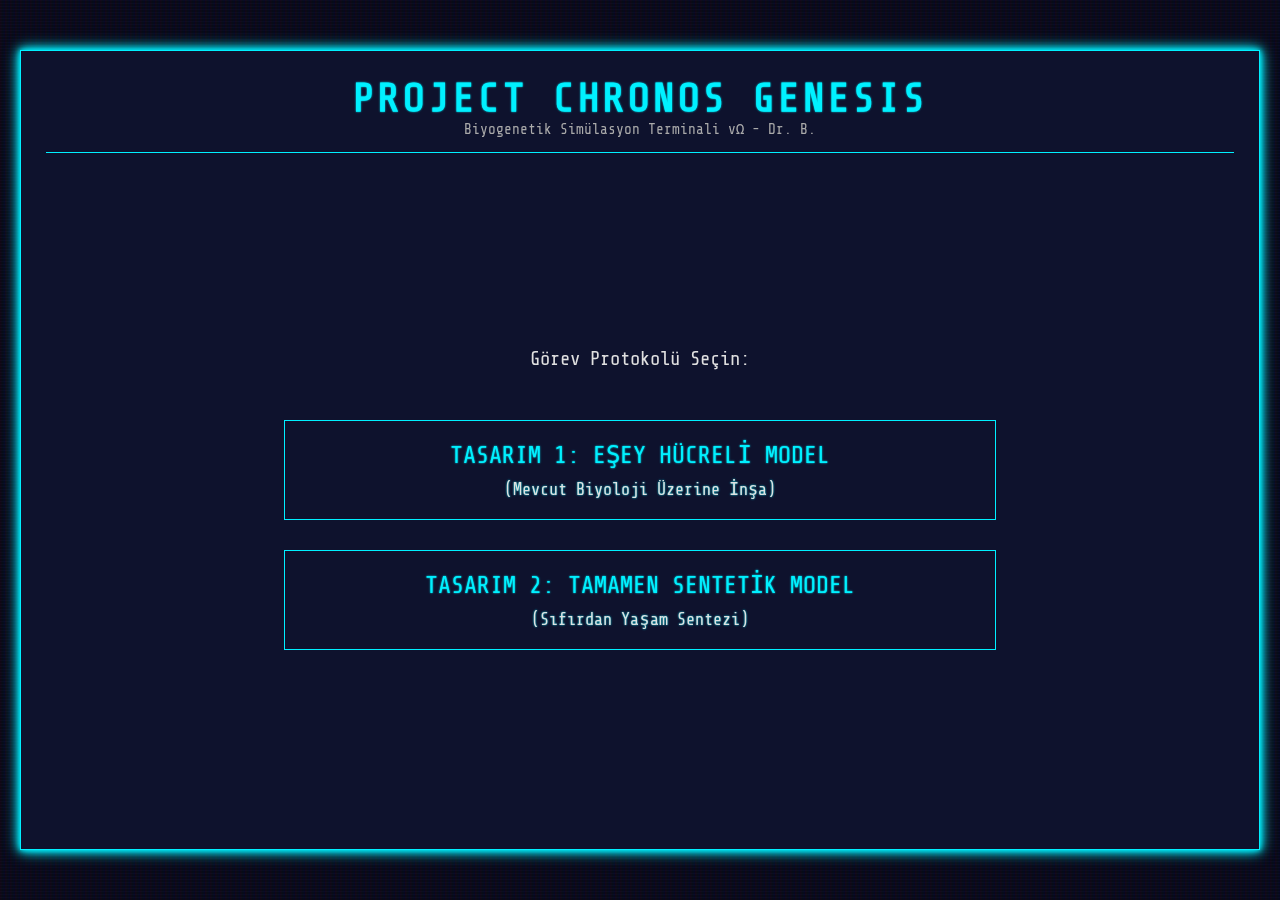
<file: Project Chronos Genesis/Chronos_Genesis_Ω.html>
<!DOCTYPE html>
<html lang="tr">
<head>
    <meta charset="UTF-8">
    <meta name="viewport" content="width=device-width, initial-scale=1.0">
    <title>Project Chronos Genesis - Simülasyon Terminali</title>
    <style>
        @import url('https://fonts.googleapis.com/css2?family=Share+Tech+Mono&display=swap');

        :root {
            --primary-color: #00f0ff;
            --secondary-color: #ff00ff;
            --bg-color: #0a0a1f;
            --panel-bg-color: rgba(15, 20, 50, 0.8);
            --text-color: #e0e0e0;
            --border-glow: 0 0 5px var(--primary-color), 0 0 10px var(--primary-color), 0 0 15px var(--primary-color);
            --text-glow: 0 0 2px var(--primary-color);
            --success-color: #00ff7f;
            --warning-color: #f0e68c;
        }

        * {
            box-sizing: border-box;
            margin: 0;
            padding: 0;
        }

        body {
            font-family: 'Share Tech Mono', monospace;
            background-color: var(--bg-color);
            color: var(--text-color);
            display: flex;
            justify-content: center;
            align-items: center;
            min-height: 100vh;
            padding: 20px;
            overflow: hidden;
            position: relative;
        }

        body::before {
            content: '';
            position: absolute;
            top: 0;
            left: 0;
            width: 100%;
            height: 100%;
            background: linear-gradient(rgba(18, 16, 16, 0) 50%, rgba(0, 0, 0, 0.25) 50%), linear-gradient(90deg, rgba(255, 0, 0, 0.06), rgba(0, 255, 0, 0.02), rgba(0, 0, 255, 0.06));
            z-index: 1;
            background-size: 100% 3px, 5px 100%;
            pointer-events: none;
            animation: scanline 10s linear infinite;
        }

        @keyframes scanline {
            0% { background-position: 0 0; }
            100% { background-position: 0 100vh; }
        }

        .container {
            width: 100%;
            max-width: 1400px;
            height: 95vh;
            max-height: 800px;
            background: var(--panel-bg-color);
            border: 1px solid var(--primary-color);
            box-shadow: var(--border-glow);
            padding: 25px;
            z-index: 2;
            backdrop-filter: blur(3px);
            display: flex;
            flex-direction: column;
        }

        header {
            text-align: center;
            margin-bottom: 20px;
            border-bottom: 1px solid var(--primary-color);
            padding-bottom: 15px;
        }

        header h1 {
            color: var(--primary-color);
            text-shadow: var(--text-glow);
            font-size: 2.5em;
            letter-spacing: 3px;
        }

        header p {
            font-size: 0.9em;
            color: #aaa;
        }

        #model-selection {
            display: flex;
            justify-content: center;
            align-items: center;
            flex-direction: column;
            height: 100%;
            gap: 30px;
        }
        
        .model-button, .tool-button {
            width: 60%;
            padding: 20px;
            font-family: 'Share Tech Mono', monospace;
            font-size: 1.5em;
            cursor: pointer;
            background-color: transparent;
            border: 1px solid var(--primary-color);
            color: var(--primary-color);
            transition: all 0.3s ease;
            text-shadow: var(--text-glow);
        }

        .tool-button {
            font-size: 1.2em;
            padding: 15px;
            margin-top: 20px;
            border-color: var(--warning-color);
            color: var(--warning-color);
        }
        
        .model-button:hover, .tool-button:hover {
            background-color: var(--primary-color);
            color: var(--bg-color);
            box-shadow: var(--border-glow);
        }

        .tool-button:hover {
            background-color: var(--warning-color);
            color: var(--bg-color);
            box-shadow: 0 0 15px var(--warning-color);
        }
        
        .model-button span {
            display: block;
            font-size: 0.7em;
            color: var(--text-color);
            margin-top: 10px;
        }
        .model-button:hover span {
             color: var(--bg-color);
        }

        #simulation-container {
            display: none;
            flex: 1;
            flex-direction: row;
            gap: 20px;
            overflow: hidden;
        }

        .panel {
            border: 1px solid rgba(0, 240, 255, 0.3);
            padding: 15px;
            background-color: rgba(0,0,0,0.2);
            overflow-y: auto;
        }
        
        .panel::-webkit-scrollbar { width: 8px; }
        .panel::-webkit-scrollbar-track { background: transparent; }
        .panel::-webkit-scrollbar-thumb { background: var(--primary-color); }


        #left-panel { flex: 0 0 300px; display: flex; flex-direction: column; }
        #left-panel h2 { color: var(--secondary-color); margin-bottom: 15px; border-bottom: 1px dashed var(--secondary-color); padding-bottom: 10px; }
        #step-list { list-style: none; padding: 0; flex-grow: 1; }
        #step-list li { padding: 12px; margin-bottom: 8px; border-left: 3px solid #555; cursor: not-allowed; opacity: 0.5; transition: all 0.3s ease; position: relative; }
        #step-list li.active { border-left-color: var(--primary-color); background-color: rgba(0, 240, 255, 0.1); cursor: pointer; opacity: 1; }
        #step-list li.active:hover { background-color: rgba(0, 240, 255, 0.2); }
        #step-list li.running::after { content: 'İŞLENİYOR...'; position: absolute; right: 10px; top: 50%; transform: translateY(-50%); color: var(--primary-color); font-size: 0.8em; animation: blink 1s infinite; }
        
        #step-list li.completed {
            border-left-color: var(--success-color);
            opacity: 0.8;
            cursor: pointer;
            text-decoration: line-through;
        }
        #step-list li.failed {
            border-left-color: #f00;
            opacity: 0.8;
            cursor: pointer;
            text-decoration: none;
        }
        #step-list li.unlocked {
            border-left-color: var(--warning-color);
            text-decoration: none !important;
            opacity: 1;
        }
        #step-list li.unlocked::before {
            content: '🔓';
            position: absolute;
            left: -20px;
            top: 50%;
            transform: translateY(-50%);
            color: var(--warning-color);
        }

        #reset-button { width: 100%; padding: 10px; margin-top: 15px; font-family: 'Share Tech Mono', monospace; font-size: 1em; cursor: pointer; background-color: transparent; border: 1px solid var(--secondary-color); color: var(--secondary-color); transition: all 0.3s ease; }
        #reset-button:hover { background-color: var(--secondary-color); color: var(--bg-color); }
        #main-content { flex: 1; display: flex; flex-direction: column; gap: 20px; }
        #visual-simulation-panel { flex-basis: 45%; display: flex; flex-direction: column; justify-content: center; align-items: center; text-align: center; position: relative; }
        #visual-simulation-panel h3 { position: absolute; top: 15px; left: 15px; color: var(--primary-color); }
        #simulation-log { position: absolute; bottom: 15px; width: 95%; background-color: rgba(0,0,0,0.5); padding: 8px; border: 1px dashed rgba(0,240,255,0.4); font-size: 0.9em; min-height: 3em; }
        #details-panel { flex-basis: 55%; }
        #details-panel h3 { color: var(--primary-color); font-size: 1.5em; margin-bottom: 15px; }
        .detail-item { margin-bottom: 15px; }
        .detail-item h4 { color: var(--secondary-color); margin-bottom: 5px; }
        .detail-item p { font-size: 0.9em; line-height: 1.5; }
        .reality-bar-container { width: 100%; height: 20px; background-color: #333; border: 1px solid #555; }
        .reality-bar { height: 100%; background: linear-gradient(90deg, var(--primary-color), var(--secondary-color)); width: 0%; transition: width 1s ease-out; }
        #reality-value { font-weight: bold; }

        @keyframes blink { 50% { opacity: 0.5; } }

        .dna-helix { width: 50px; height: 150px; position: relative; animation: rotate 10s linear infinite; }
        .dna-helix .strand { width: 10px; height: 100%; background: var(--primary-color); border-radius: 5px; position: absolute; top: 0; left: 20px; }
        .dna-helix .strand:first-child { transform: translateX(-15px); }
        .dna-helix .strand:last-child { transform: translateX(15px); }
        .dna-helix .base { width: 30px; height: 4px; background: var(--secondary-color); position: absolute; left: 10px; }
        @keyframes rotate { 0% { transform: rotate(0deg); } 100% { transform: rotate(360deg); } }

        .crispr-anim .dna-segment { width: 200px; height: 10px; background: linear-gradient(90deg, #0f0, #0f0, #0f0, #f00, #f00, #0f0, #0f0); position: relative; }
        .crispr-anim .cas9 { width: 30px; height: 20px; background: var(--primary-color); position: absolute; top: -25px; left: 80px; clip-path: polygon(0% 0%, 100% 0%, 100% 75%, 50% 100%, 0% 75%); animation: crispr-move 3s ease-in-out forwards; }
        @keyframes crispr-move { 0% { left: 0px; } 50% { left: 80px; } 60% { background: #f00; } 70% { background: var(--primary-color); } 100% { left: 80px; } }
        
        .bio-reactor { width: 150px; height: 200px; border: 2px solid var(--primary-color); border-radius: 75px 75px 20px 20px; background: radial-gradient(circle, rgba(0,240,255,0.2), rgba(0,240,255,0.05)); position: relative; overflow: hidden; }
        .bio-reactor .fluid { position: absolute; bottom: 0; width: 100%; height: 80%; background: linear-gradient(to top, rgba(255,0,255,0.4), transparent); }
        .bubble { position: absolute; bottom: -20px; width: 10px; height: 10px; background: rgba(0,240,255,0.5); border-radius: 50%; animation: rise 5s infinite; }
        @keyframes rise { to { transform: translateY(-220px); opacity: 0; } }
        
        #growth-silhouette { width: 10px; height: 20px; background: var(--text-color); clip-path: polygon(50% 0%, 60% 30%, 100% 40%, 80% 60%, 85% 100%, 50% 90%, 15% 100%, 20% 60%, 0 40%, 40% 30%); transition: all 2s ease-out; position: absolute; bottom: 20px; }
    </style>
</head>
<body>
    <div class="container">
        <header>
            <h1>PROJECT CHRONOS GENESIS</h1>
            <p>Biyogenetik Simülasyon Terminali vΩ - Dr. B.</p>
        </header>

        <div id="model-selection">
            <p style="font-size: 1.2em; margin-bottom: 20px; text-align: center; max-width: 80%;">Görev Protokolü Seçin:</p>
            <button class="model-button" data-model="gamete">TASARIM 1: EŞEY HÜCRELİ MODEL <span>(Mevcut Biyoloji Üzerine İnşa)</span></button>
            <button class="model-button" data-model="synthetic">TASARIM 2: TAMAMEN SENTETİK MODEL <span>(Sıfırdan Yaşam Sentezi)</span></button>
        </div>

        <div id="simulation-container">
            <div id="left-panel" class="panel">
                <h2 id="model-title"></h2>
                <ul id="step-list"></ul>
                <button id="reset-button">SİMÜLASYONU SIFIRLA</button>
            </div>
            <div id="main-content">
                <div id="visual-simulation-panel" class="panel">
                    <h3>GÖRSEL SİMÜLASYON</h3>
                    <div id="visual-area"></div>
                    <div id="simulation-log">Sistem beklemede. Başlatmak için bir görev adımı seçin...</div>
                </div>
                <div id="details-panel" class="panel">
                    <h3>ADIM DETAYLARI</h3>
                    <div id="details-content">
                        <p>Lütfen soldaki menüden bir işlem adımı seçin.</p>
                    </div>
                </div>
            </div>
        </div>
    </div>

    <script>
        const tools = {
            'PROMETHEUS-AI': { name: 'PROMETHEUS-AI', path: 'PROMETHEUS-AI/index.html' },
            'CERBERUS': { name: 'CERBERUS', path: 'CERBERUS/index.html' },
            'MORPHEUS LENS': { name: 'MORPHEUS LENS', path: 'MORPHEUS LENS/index.html' },
            'GAIA POD': { name: 'GAIA POD', path: 'GAIA POD/index.html' },
            'CHRONOS ENGINE': { name: 'CHRONOS ENGINE', path: 'CHRONOS ENGINE/index.html' },
            'TITAN CRADLE': { name: 'TITAN CRADLE', path: 'TITAN CRADLE/index.html' }
        };

        // BİRLEŞTİRME: Omega versiyonundan gelen, 'tool' anahtarlarını içeren güncel proje verisi
        const projectData = {
            gamete: [
                { id: 1, title: 'Adım 1: Gamet Toplama ve Kriyoprezervasyon', reality: 100, duration: 1500, desc: 'Donörlerden sperm ve yumurta hücreleri toplanır ve ultra düşük sıcaklıklarda dondurularak saklanır.', tech: 'IVF Klinikleri, Vitrifikasyon Ekipmanları, Sıvı Azot Tankları.', ethics: 'Donör onamı, genetik materyalin mülkiyeti ve anonimlik temel etik sorunlardır.' },
                { id: 2, title: 'Adım 2: Genom Dizileme ve Analiz', reality: 100, duration: 2500, desc: 'Gametlerin tam genom haritası çıkarılarak genetik özellikler ve potansiyel düzenleme hedefleri belirlenir.', tech: 'Yeni Nesil Dizileme (NGS), Biyoinformatik Analiz Yazılımları.', ethics: 'Genetik verilerin gizliliği, genetik ayrımcılık (genetik determinizm) riski.' },
                { id: 3, title: 'Adım 3: Gen Düzenleme (Doğal Varyantlar)', reality: 70, tool: tools['CERBERUS'], duration: 3000, desc: 'CRISPR gibi teknolojilerle göz rengi, boy gibi insan gen havuzunda mevcut olan özellikler hedeflenerek değiştirilir.', tech: 'CRISPR-Cas9, Prime Editing, Mikroenjeksiyon Sistemleri.', ethics: '"Tasarım bebek" tartışması. Tedavi ve geliştirme (enhancement) arasındaki etik çizgi.' },
                { id: 4, title: 'Adım 4: Gen Düzenleme (Sentetik Varyantlar)', reality: 25, tool: tools['CERBERUS'], duration: 4000, desc: 'Doğada bulunmayan (örn: UV koruması) yeni genetik özelliklerin genoma eklenmesi.', tech: 'Sentetik Biyoloji, de novo Gen Sentezi, Genom Entegrasyon Sistemleri.', ethics: '"İnsan" tanımının değiştirilmesi. Öngörülemeyen evrimsel ve ekolojik sonuçlar.' },
                { id: 5, title: 'Adım 5: Davranışsal Genlerin Modifikasyonu', reality: 5, tool: tools['MORPHEUS LENS'], duration: 4500, desc: 'Empati, stres tepkisi gibi karmaşık davranışsal özellikleri etkileyen gen ağlarının hedeflenmesi.', tech: 'Gelişmiş Epigenetik Düzenleme, Derin Nörogenetik Bilgisi (Teorik).', ethics: 'Özgür iradenin ortadan kaldırılması. Bireyleri belirli rollere "programlama" tehlikesi.' },
                { id: 6, title: 'Adım 6: Yapay Rahim (Ektogenez)', reality: 30, tool: tools['GAIA POD'], duration: 3500, desc: 'Düzenlenmiş zigotun, gebelik sürecini taklit eden bir biyoreaktöre (yapay rahim) yerleştirilmesi.', tech: 'Tam Fonksiyonlu Ektogenez Sistemi, Yapay Plasenta (Teorik).', ethics: 'Doğum ve anneliğin yeniden tanımlanması. Anne-çocuk bağının yokluğunun psikolojik etkileri.' },
                { id: 7, title: 'Adım 7: Hızlandırılmış Fetal Gelişim', reality: 1, tool: tools['CHRONOS ENGINE'], duration: 5000, desc: '9 aylık gebelik sürecinin, besin ve sinyal optimizasyonu ile haftalara veya aylara indirilmesi teorisi.', tech: 'Gelişimsel Biyoloji Zamanlama Kontrolü (Tamamen Teorik).', ethics: 'Yaşamı bir üretim bandı süreci olarak görmek. Bireyin sağlığını hız uğruna feda etme.' },
                { id: 8, title: 'Adım 8: Hızlandırılmış Büyüme (Post-Natal)', reality: 0, tool: tools['TITAN CRADLE'], duration: 6000, desc: 'Bireyin fiziksel ve zihinsel olgunluğa birkaç ay içinde kontrollü bir simülasyon/biyoreaktör ortamında ulaşması.', tech: 'Büyüme Hızlandırma, Doğrudan Beyne Deneyim Yükleme (Tamamen Bilim Kurgu).', ethics: 'İnsanlık durumunun temelini yok etme. Çocukluk gibi temel yaşam evrelerinden mahrum bırakma.' }
            ],
            synthetic: [
                { id: 1, title: 'Adım 1: Dijital Genom Tasarımı', reality: 80, tool: tools['PROMETHEUS-AI'], duration: 3000, desc: 'İstenen tüm modifikasyonları içeren 3 milyar bazlık insan genomunun bilgisayarda sıfırdan tasarlanması.', tech: 'Genom Tasarım Yazılımları, AI Destekli Gen Fonksiyonu Modelleri.', ethics: 'Bir bireyin tüm genetik planını tasarlamanın felsefi yükü. Yaratıcı rolünü üstlenmek.' },
                { id: 2, title: 'Adım 2: DNA Sentezi ve Kromozom Oluşturma', reality: 40, tool: tools['PROMETHEUS-AI'], duration: 4500, desc: 'Dijital genomun kimyasal olarak "yazdırılması" ve 46 fonksiyonel kromozoma dönüştürülmesi.', tech: 'Yüksek Verimli DNA Sentezleyiciler, Kromatin Mühendisliği.', ethics: 'Yaşamın temel yapı taşlarını yapay olarak üretmenin sorumluluğu. Biyolojik silah riski.' },
                { id: 3, title: 'Adım 3: Sentetik Hücre Oluşturma', reality: 20, tool: tools['PROMETHEUS-AI'], duration: 4000, desc: 'Sentezlenmiş kromozomları barındıracak yapay bir hücre zarı ve sitoplazma oluşturmak.', tech: 'Mikroakışkan Sistemler, Sentetik Organel Biyolojisi (Teorik).', ethics: '"Canlı" bir hücreyi sıfırdan yaratmanın tanımı ve sonuçları.' },
                { id: 4, title: 'Adım 4: Sentetik Zigotun Aktivasyonu', reality: 10, duration: 5000, desc: 'Oluşturulan sentetik zigota sinyal vererek hücre bölünmesini ve embriyonik gelişimi "tetiklemek".', tech: 'Hücre Aktivasyon Protokolleri (Teorik).', ethics: 'Tanrı kompleksi. Nihai yaratma eyleminin getirdiği felsefi ve varoluşsal sorular.' },
                { id: 5, title: 'Adım 5: Yapay Rahim (Ektogenez)', reality: 30, tool: tools['GAIA POD'], duration: 3500, desc: 'Sentetik zigotun, gebelik sürecini taklit eden bir biyoreaktöre (yapay rahim) yerleştirilmesi.', tech: 'Tam Fonksiyonlu Ektogenez Sistemi (Teorik).', ethics: 'Doğal zigota kıyasla başarı şansı daha düşük. Etik sorunlar Gamet Modeli ile aynı.' },
                { id: 6, title: 'Adım 6: Hızlandırılmış Fetal Gelişim', reality: 1, tool: tools['CHRONOS ENGINE'], duration: 5000, desc: '9 aylık gebelik sürecinin, besin ve sinyal optimizasyonu ile haftalara veya aylara indirilmesi teorisi.', tech: 'Gelişimsel Biyoloji Zamanlama Kontrolü (Tamamen Teorik).', ethics: 'Sentetik bir başlangıç noktası ile riskler katlanarak artar. Etik sorunlar Gamet Modeli ile aynı.' },
                { id: 7, title: 'Adım 7: Hızlandırılmış Büyüme (Post-Natal)', reality: 0, tool: tools['TITAN CRADLE'], duration: 6000, desc: 'Bireyin fiziksel ve zihinsel olgunluğa birkaç ay içinde kontrollü bir simülasyon/biyoreaktör ortamında ulaşması.', tech: 'Büyüme Hızlandırma, Doğrudan Beyne Deneyim Yükleme (Tamamen Bilim Kurgu).', ethics: 'Başlangıç noktasından bağımsız olarak etik dışı ve imkansız kabul edilir.' }
            ]
        };

        let currentModel = null;
        let currentStepIndex = 0;
        let isSimulating = false;
        let lastFailedStepIndex = -1; 

        const modelSelectionDiv = document.getElementById('model-selection');
        const simulationContainerDiv = document.getElementById('simulation-container');
        const stepList = document.getElementById('step-list');
        const modelTitle = document.getElementById('model-title');
        const detailsContent = document.getElementById('details-content');
        const visualArea = document.getElementById('visual-area');
        const simulationLog = document.getElementById('simulation-log');
        const resetButton = document.getElementById('reset-button');
        
        window.addEventListener('message', receiveToolResult, false);

        function receiveToolResult(event) {
            const data = event.data;
            if (data.status === 'success' && lastFailedStepIndex !== -1) {
                simulationLog.textContent = `[${data.tool}] aracı başarıyla tamamlandı. Teknolojik kısıtlama aşıldı! Lütfen ilgili adımı tekrar deneyin.`;
                
                const stepData = projectData[currentModel][lastFailedStepIndex];
                stepData.unlockedByTool = true;

                const stepItem = stepList.children[lastFailedStepIndex];
                stepItem.classList.remove('failed');
                stepItem.classList.add('active', 'unlocked');

                updateDetailsPanel(stepData);
                lastFailedStepIndex = -1;
            }
        }
        
        document.querySelectorAll('.model-button').forEach(button => {
            button.addEventListener('click', () => startSimulation(button.dataset.model));
        });

        resetButton.addEventListener('click', resetSimulation);

        function startSimulation(model) {
            currentModel = model;
            currentStepIndex = 0;
            isSimulating = false;
            projectData[model].forEach(step => step.unlockedByTool = false);

            modelSelectionDiv.style.display = 'none';
            simulationContainerDiv.style.display = 'flex';
            modelTitle.textContent = model === 'gamete' ? 'TASARIM 1: EŞEY HÜCRELİ' : 'TASARIM 2: SENTETİK';
            
            populateStepList();
            showInitialDetails();
        }

        function resetSimulation() {
            currentModel = null;
            currentStepIndex = 0;
            isSimulating = false;
            lastFailedStepIndex = -1;
            modelSelectionDiv.style.display = 'flex';
            simulationContainerDiv.style.display = 'none';
            stepList.innerHTML = '';
            detailsContent.innerHTML = '<p>Lütfen soldaki menüden bir işlem adımı seçin.</p>';
            visualArea.innerHTML = '';
            simulationLog.textContent = 'Sistem beklemede. Başlatmak için bir görev adımı seçin...';
        }

        function populateStepList() {
            stepList.innerHTML = '';
            projectData[currentModel].forEach((step, index) => {
                const li = document.createElement('li');
                li.textContent = step.title;
                li.dataset.index = index;
                if (index === 0) {
                    li.classList.add('active');
                }
                li.addEventListener('click', () => handleStepClick(index));
                stepList.appendChild(li);
            });
        }
        
        function showInitialDetails() {
            const firstStep = projectData[currentModel][0];
            updateDetailsPanel(firstStep);
            updateVisualSimulation(0, 'idle');
        }

        function handleStepClick(index) {
            const stepItem = stepList.children[index];
            if (isSimulating) return;

            if (!stepItem.classList.contains('active')) {
                simulationLog.textContent = `HATA: ${stepItem.textContent} şu anda aktif değil. Lütfen sıradaki adımı takip edin.`;
                updateDetailsPanel(projectData[currentModel][index]);
                return;
            }
            updateDetailsPanel(projectData[currentModel][index]);
            runSimulationStep(index);
        }
        
        function runSimulationStep(index) {
            isSimulating = true;
            const stepData = projectData[currentModel][index];
            const stepItem = stepList.children[index];

            document.querySelectorAll('#step-list li').forEach(li => li.classList.remove('active'));
            stepItem.classList.add('running');
            stepItem.classList.remove('active');
            
            simulationLog.textContent = `[${stepData.title}] simülasyonu başlatılıyor... İşlem süresi: ${stepData.duration / 1000} saniye.`;
            updateVisualSimulation(stepData.id, 'running');

            setTimeout(() => {
                const success = stepData.unlockedByTool || Math.random() * 100 < stepData.reality;
                
                stepItem.classList.remove('running');
                if (success) {
                    stepItem.classList.add('completed');
                    simulationLog.textContent = `[${stepData.title}] başarıyla tamamlandı.`;
                    updateVisualSimulation(stepData.id, 'completed');

                    currentStepIndex++;
                    if (currentStepIndex < projectData[currentModel].length) {
                        stepList.children[currentStepIndex].classList.add('active');
                        updateDetailsPanel(projectData[currentModel][currentStepIndex]);
                    } else {
                        simulationLog.textContent = 'TÜM PROJE AŞAMALARI TAMAMLANDI. SİMÜLASYON SONA ERDİ.';
                    }
                } else {
                    stepItem.classList.add('failed');
                    lastFailedStepIndex = index;

                    if (stepData.tool) {
                        simulationLog.textContent = `SİMÜLASYON BAŞARISIZ! [${stepData.title}] - Gerçeklik Yüzdesi (%${stepData.reality}) aşılamadı. ${stepData.tool.name} aracını kullanarak bu teknolojik engeli aşabilirsiniz.`;
                        updateDetailsPanel(stepData);
                    } else {
                        simulationLog.textContent = `SİMÜLASYON BAŞARISIZ! [${stepData.title}] - Bu adım için harici bir çözüm aracı bulunmuyor. Sistem durduruldu.`;
                    }
                    updateVisualSimulation(stepData.id, 'failed');
                }
                
                isSimulating = false;
            }, stepData.duration);
        }

        function updateDetailsPanel(stepData) {
            const stepIndex = projectData[currentModel].findIndex(s => s.id === stepData.id);
            detailsContent.innerHTML = `
                <h3>${stepData.title}</h3>
                <div class="detail-item">
                    <h4>Adımın Açıklaması</h4>
                    <p>${stepData.desc}</p>
                </div>
                <div class="detail-item">
                    <h4>Teknolojik Gereksinimler</h4>
                    <p>${stepData.tech}</p>
                </div>
                <div class="detail-item">
                    <h4>Gerçeklik Yüzdesi: <span id="reality-value">${stepData.reality}%</span></h4>
                    <p>Bu adımın günümüz (2025) teknolojisiyle gerçekleştirilme olasılığı.</p>
                    <div class="reality-bar-container">
                        <div class="reality-bar" style="width: ${stepData.reality}%"></div>
                    </div>
                </div>
                <div class="detail-item">
                    <h4>Temel Zorluklar ve Etik Sorunlar</h4>
                    <p>${stepData.ethics}</p>
                </div>
                <div id="tool-launcher"></div>
            `;

            const toolLauncher = document.getElementById('tool-launcher');
            if (lastFailedStepIndex === stepIndex && stepData.tool && !stepData.unlockedByTool) {
                const toolButton = document.createElement('button');
                toolButton.className = 'tool-button';
                toolButton.textContent = `${stepData.tool.name} Aracını Başlat`;
                toolButton.onclick = () => {
                    window.open(stepData.tool.path, '_blank', 'width=1200,height=800,scrollbars=yes,resizable=yes');
                    simulationLog.textContent = `${stepData.tool.name} aracı yeni bir pencerede başlatıldı. Lütfen oradaki prosedürü tamamlayın.`;
                };
                toolLauncher.appendChild(toolButton);
            }
        }
        
        function updateVisualSimulation(stepId, status) {
            visualArea.innerHTML = '';
            let html = '';
            let styleTag = '';
            
            let effectiveId = currentModel === 'synthetic' ? (projectData.synthetic.findIndex(s => s.id === stepId) + 1) + 10 : stepId;
            if (currentModel === 'synthetic' && stepId > 0) {
                 effectiveId = projectData[currentModel].find(s=>s.id === stepId).id + 10;
            }


            if (status === 'failed') {
                visualArea.innerHTML = '<h1 style="color: #f00; font-size: 3em;">SİSTEM HATASI</h1>';
                return;
            }

            switch(effectiveId) {
                case 1: // Gamet Toplama
                    html = `<div class="dna-helix" style="margin: 0 20px;"></div><p>Gametler toplanıyor ve donduruluyor...</p>`;
                    break;
                case 2: // Genom Dizileme
                    html = `<p style="font-size: 1.2em; line-height: 1.1;">> [SEQ_START]<br>> ANALYZING: chr1...<br>> ATGCCGTAG... <span style="color:var(--primary-color)">GATTACA</span>...<br>> CTAGAATTG... <span style="color:var(--secondary-color)">CATG</span>...<br>> ...<br>> [SEQ_END]</p>`;
                    break;
                case 3: case 4: // Gen Düzenleme
                    html = `<div class="crispr-anim"><p>Hedef DNA Dizilimi:</p><div class="dna-segment"></div><div class="cas9"></div><p style="margin-top: 20px;">CRISPR-Cas9 enzimi hedefe kilitleniyor...</p></div>`;
                    break;
                case 5: // Davranışsal Genler
                    html = `<img src="https://research.gatech.edu/sites/default/files/styles/news_first_image/public/news-images/GettyImages-1148110303.jpg?itok=iTH8DJYR" alt="Brain Network" style="width:150px; filter: invert(1) hue-rotate(180deg) brightness(1.5);"><p>Karmaşık nöral gen ağları hedefleniyor...</p>`;
                    break;
                case 6: case 15: // Yapay Rahim
                    html = `<div class="bio-reactor"><div class="fluid"></div><div class="bubble" style="left: 20%; animation-delay: 0s;"></div><div class="bubble" style="left: 50%; animation-delay: 1s;"></div><div class="bubble" style="left: 70%; animation-delay: 2.5s;"></div></div><p>Zigot Ektogenez Biyoreaktörüne yerleştirildi.</p>`;
                    break;
                case 7: case 16: // Hızlandırılmış Gelişim
                    html = `<div class="bio-reactor"><div class="fluid"></div><div id="growth-silhouette" style="width:20px; height: 50px;"></div><div class="bubble" style="left: 20%; animation-delay: 0s;"></div></div><p>Hızlandırılmış embriyonik gelişim devrede.</p>`;
                    break;
                case 8: case 17: // Hızlandırılmış Büyüme
                    html = `<div class="bio-reactor"><div class="fluid"></div><div id="growth-silhouette" style="width:60px; height: 150px;"></div></div><p>Post-natal büyüme ve olgunlaşma simülasyonu.</p>`;
                    break;
                case 11: // Dijital Genom Tasarımı
                     html = `<p style="font-size: 1em; line-height: 1.1; text-align: left;">> build --genome human --version 2.0<br>> add_trait(eye_color, "0x00F0FF")<br>> add_trait(metabolism_boost, "high")<br>> // Compiling 3.2 billion base pairs...<br>> <span style="color:var(--primary-color);">[##########] 100% Complete</span></p>`;
                    break;
                case 12: // DNA Sentezi
                    styleTag = `<style>@keyframes load_bar { from {width:0%} to {width:100%}}</style>`;
                    html = `<p>DNA Yazıcı Aktif</p><div style="width:80%; height:10px; background: #333; margin:10px 0;"><div style="width:100%; height:100%; background:var(--primary-color); animation: load_bar 4s forwards;"></div></div><p>Kromozomlar oluşturuluyor...</p>`;
                    break;
                case 13: // Sentetik Hücre
                     html = `<div style="width: 150px; height: 150px; border: 2px solid var(--secondary-color); border-radius: 50%; display:flex; justify-content:center; align-items:center; flex-direction: column;"><p>Kromozomlar</p><div class="dna-helix" style="width:20px; height:60px; animation: none;"></div></div><p>Sentetik hücre zarı ve sitoplazma oluşturuluyor.</p>`;
                    break;
                case 14: // Aktivasyon
                     styleTag = `<style>@keyframes pulse { 50% {transform: scale(1.1); box-shadow: 0 0 25px var(--primary-color);}}</style>`;
                     html = `<div style="width: 150px; height: 150px; border: 2px solid var(--primary-color); border-radius: 50%; box-shadow: var(--border-glow); animation: pulse 2s infinite;"></div><p>ZİGOT AKTİVASYON SİNYALİ GÖNDERİLİYOR...</p>`;
                    break;
                default:
                    html = `<p>Sistem beklemede...</p>`;
            }

            visualArea.innerHTML = styleTag + html;
        }

    </script>
</body>
</html>
</file>
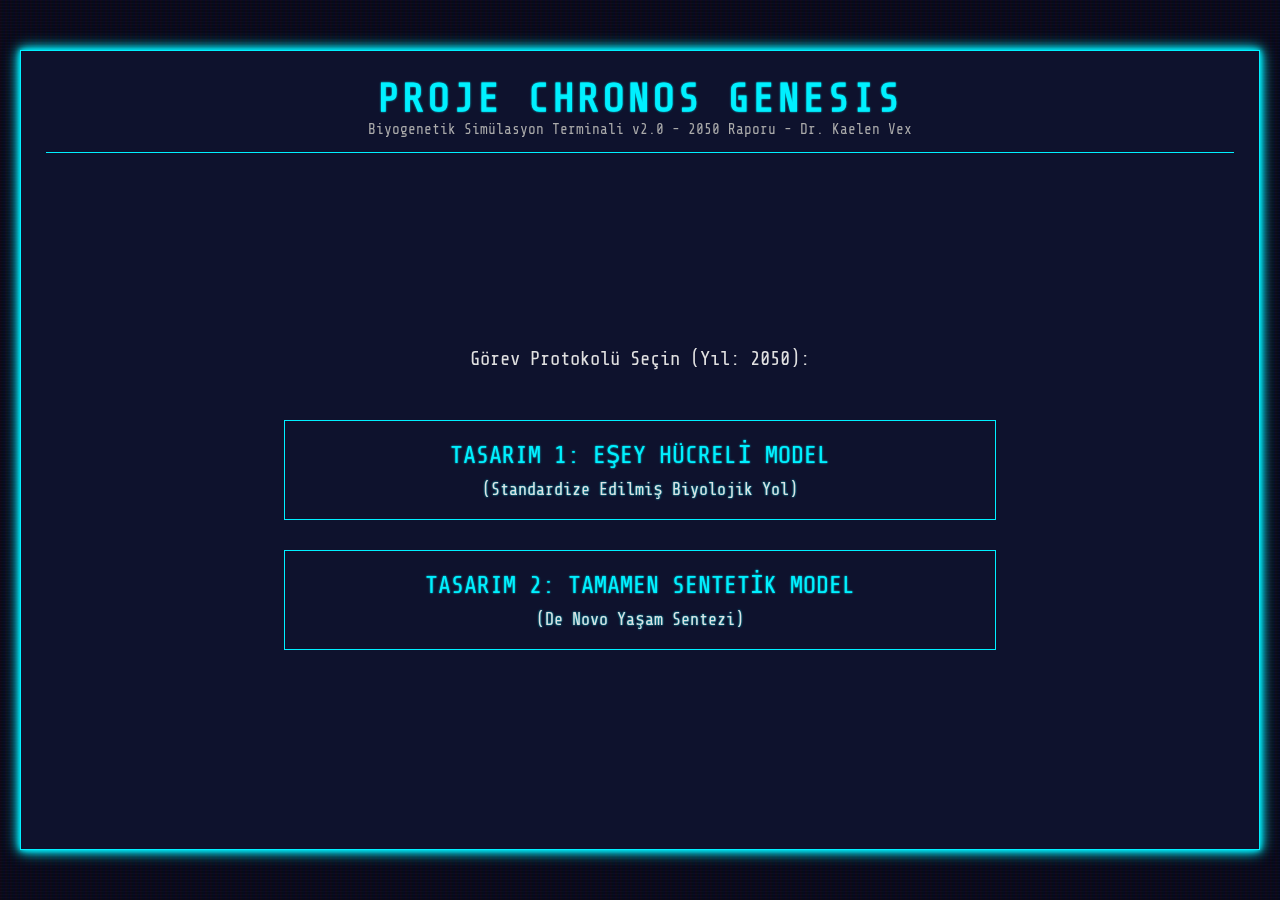
<file: Project Chronos Genesis/FUTURE GENESIS/Chronos_Genesis_2050.html>
<!DOCTYPE html>
<html lang="tr">
<head>
    <meta charset="UTF-8">
    <meta name="viewport" content="width=device-width, initial-scale=1.0">
    <title>Proje Chronos Genesis - 2050 Simülasyon Terminali</title>
    <style>
        @import url('https://fonts.googleapis.com/css2?family=Share+Tech+Mono&display=swap');

        :root {
            --primary-color: #00f0ff;
            --secondary-color: #ff00ff;
            --bg-color: #0a0a1f;
            --panel-bg-color: rgba(15, 20, 50, 0.8);
            --text-color: #e0e0e0;
            --border-glow: 0 0 5px var(--primary-color), 0 0 10px var(--primary-color), 0 0 15px var(--primary-color);
            --text-glow: 0 0 2px var(--primary-color);
        }

        * {
            box-sizing: border-box;
            margin: 0;
            padding: 0;
        }

        body {
            font-family: 'Share Tech Mono', monospace;
            background-color: var(--bg-color);
            color: var(--text-color);
            display: flex;
            justify-content: center;
            align-items: center;
            min-height: 100vh;
            padding: 20px;
            overflow: hidden;
            position: relative;
        }

        body::before {
            content: '';
            position: absolute;
            top: 0;
            left: 0;
            width: 100%;
            height: 100%;
            background: linear-gradient(rgba(18, 16, 16, 0) 50%, rgba(0, 0, 0, 0.25) 50%), linear-gradient(90deg, rgba(255, 0, 0, 0.06), rgba(0, 255, 0, 0.02), rgba(0, 0, 255, 0.06));
            z-index: 1;
            background-size: 100% 3px, 5px 100%;
            pointer-events: none;
            animation: scanline 10s linear infinite;
        }

        @keyframes scanline {
            0% { background-position: 0 0; }
            100% { background-position: 0 100vh; }
        }

        .container {
            width: 100%;
            max-width: 1400px;
            height: 95vh;
            max-height: 800px;
            background: var(--panel-bg-color);
            border: 1px solid var(--primary-color);
            box-shadow: var(--border-glow);
            padding: 25px;
            z-index: 2;
            backdrop-filter: blur(3px);
            display: flex;
            flex-direction: column;
        }

        header {
            text-align: center;
            margin-bottom: 20px;
            border-bottom: 1px solid var(--primary-color);
            padding-bottom: 15px;
        }

        header h1 {
            color: var(--primary-color);
            text-shadow: var(--text-glow);
            font-size: 2.5em;
            letter-spacing: 3px;
        }

        header p {
            font-size: 0.9em;
            color: #aaa;
        }

        #model-selection {
            display: flex;
            justify-content: center;
            align-items: center;
            flex-direction: column;
            height: 100%;
            gap: 30px;
        }

        .model-button {
            width: 60%;
            padding: 20px;
            font-family: 'Share Tech Mono', monospace;
            font-size: 1.5em;
            cursor: pointer;
            background-color: transparent;
            border: 1px solid var(--primary-color);
            color: var(--primary-color);
            transition: all 0.3s ease;
            text-shadow: var(--text-glow);
        }

        .model-button:hover {
            background-color: var(--primary-color);
            color: var(--bg-color);
            box-shadow: var(--border-glow);
        }
        
        .model-button span {
            display: block;
            font-size: 0.7em;
            color: var(--text-color);
            margin-top: 10px;
        }
        .model-button:hover span {
             color: var(--bg-color);
        }

        #simulation-container {
            display: none;
            flex: 1;
            flex-direction: row;
            gap: 20px;
            overflow: hidden;
        }

        .panel {
            border: 1px solid rgba(0, 240, 255, 0.3);
            padding: 15px;
            background-color: rgba(0,0,0,0.2);
            overflow-y: auto;
        }
        
        /* Scrollbar styling */
        .panel::-webkit-scrollbar {
            width: 8px;
        }
        .panel::-webkit-scrollbar-track {
            background: transparent;
        }
        .panel::-webkit-scrollbar-thumb {
            background: var(--primary-color);
        }


        #left-panel {
            flex: 0 0 350px;
            display: flex;
            flex-direction: column;
        }

        #left-panel h2 {
            color: var(--secondary-color);
            margin-bottom: 15px;
            border-bottom: 1px dashed var(--secondary-color);
            padding-bottom: 10px;
        }

        #step-list {
            list-style: none;
            padding: 0;
            flex-grow: 1;
        }

        #step-list li {
            padding: 12px;
            margin-bottom: 8px;
            border-left: 3px solid #555;
            cursor: not-allowed;
            opacity: 0.5;
            transition: all 0.3s ease;
            position: relative;
        }

        #step-list li.active {
            border-left-color: var(--primary-color);
            background-color: rgba(0, 240, 255, 0.1);
            cursor: pointer;
            opacity: 1;
        }
        #step-list li.active:hover {
             background-color: rgba(0, 240, 255, 0.2);
        }

        #step-list li.running::after {
            content: 'İŞLENİYOR...';
            position: absolute;
            right: 10px;
            top: 50%;
            transform: translateY(-50%);
            color: var(--primary-color);
            font-size: 0.8em;
            animation: blink 1s infinite;
        }

        #step-list li.completed {
            border-left-color: #0f0;
            opacity: 0.8;
            cursor: pointer;
            text-decoration: line-through;
        }

        #step-list li.failed {
            border-left-color: #f00;
            opacity: 0.8;
            cursor: pointer;
            text-decoration: line-through;
        }
        
        #reset-button {
            width: 100%;
            padding: 10px;
            margin-top: 15px;
            font-family: 'Share Tech Mono', monospace;
            font-size: 1em;
            cursor: pointer;
            background-color: transparent;
            border: 1px solid var(--secondary-color);
            color: var(--secondary-color);
            transition: all 0.3s ease;
        }

        #reset-button:hover {
            background-color: var(--secondary-color);
            color: var(--bg-color);
        }

        #main-content {
            flex: 1;
            display: flex;
            flex-direction: column;
            gap: 20px;
        }

        #visual-simulation-panel {
            flex-basis: 45%;
            display: flex;
            flex-direction: column;
            justify-content: center;
            align-items: center;
            text-align: center;
            position: relative;
        }
        
        #visual-simulation-panel h3 {
            position: absolute;
            top: 15px;
            left: 15px;
            color: var(--primary-color);
        }
        
        #simulation-log {
            position: absolute;
            bottom: 15px;
            width: 95%;
            background-color: rgba(0,0,0,0.5);
            padding: 8px;
            border: 1px dashed rgba(0,240,255,0.4);
            font-size: 0.9em;
            min-height: 3em;
        }

        #details-panel {
            flex-basis: 55%;
        }

        #details-panel h3 {
            color: var(--primary-color);
            font-size: 1.5em;
            margin-bottom: 15px;
        }

        .detail-item {
            margin-bottom: 15px;
        }
        .detail-item h4 {
            color: var(--secondary-color);
            margin-bottom: 5px;
        }
        .detail-item p {
            font-size: 0.9em;
            line-height: 1.5;
        }

        .reality-bar-container {
            width: 100%;
            height: 20px;
            background-color: #333;
            border: 1px solid #555;
        }
        .reality-bar {
            height: 100%;
            background: linear-gradient(90deg, var(--primary-color), var(--secondary-color));
            width: 0%;
            transition: width 1s ease-out;
        }
        #reality-value {
            font-weight: bold;
        }

        @keyframes blink {
            50% { opacity: 0.5; }
        }

        /* --- Visual Simulation Styles --- */
        .dna-helix {
            width: 50px;
            height: 150px;
            position: relative;
            animation: rotate 10s linear infinite;
        }
        .dna-helix .strand {
            width: 10px;
            height: 100%;
            background: var(--primary-color);
            border-radius: 5px;
            position: absolute;
            top: 0;
            left: 20px;
        }
        .dna-helix .strand:first-child { transform: translateX(-15px); }
        .dna-helix .strand:last-child { transform: translateX(15px); }
        .dna-helix .base {
            width: 30px;
            height: 4px;
            background: var(--secondary-color);
            position: absolute;
            left: 10px;
        }
        @keyframes rotate { 0% { transform: rotate(0deg); } 100% { transform: rotate(360deg); } }

        .crispr-anim .dna-segment {
            width: 200px; height: 10px; background: linear-gradient(90deg, #0f0, #0f0, #0f0, #f00, #f00, #0f0, #0f0);
            position: relative;
        }
        .crispr-anim .cas9 {
            width: 30px; height: 20px; background: var(--primary-color);
            position: absolute; top: -25px; left: 80px;
            clip-path: polygon(0% 0%, 100% 0%, 100% 75%, 50% 100%, 0% 75%);
            animation: crispr-move 2s ease-in-out forwards;
        }
        @keyframes crispr-move {
            0% { left: 0px; }
            50% { left: 80px; }
            60% { background: #f00; }
            70% { background: var(--primary-color); }
            100% { left: 80px; }
        }
        
        .bio-reactor {
            width: 150px; height: 200px;
            border: 2px solid var(--primary-color);
            border-radius: 75px 75px 20px 20px;
            background: radial-gradient(circle, rgba(0,240,255,0.2), rgba(0,240,255,0.05));
            position: relative;
            overflow: hidden;
        }
        .bio-reactor .fluid {
            position: absolute; bottom: 0; width: 100%; height: 80%;
            background: linear-gradient(to top, rgba(255,0,255,0.4), transparent);
        }
        .bubble {
            position: absolute; bottom: -20px; width: 10px; height: 10px;
            background: rgba(0,240,255,0.5);
            border-radius: 50%;
            animation: rise 5s infinite;
        }
        @keyframes rise {
            to { transform: translateY(-220px); opacity: 0; }
        }
        
        #growth-silhouette {
            width: 10px; height: 20px;
            background: var(--text-color);
            clip-path: polygon(50% 0%, 60% 30%, 100% 40%, 80% 60%, 85% 100%, 50% 90%, 15% 100%, 20% 60%, 0 40%, 40% 30%);
            transition: all 2s ease-out;
            position: absolute;
            bottom: 20px;
        }
    </style>
</head>
<body>
    <div class="container">
        <header>
            <h1>PROJE CHRONOS GENESIS</h1>
            <p>Biyogenetik Simülasyon Terminali v2.0 - 2050 Raporu - Dr. Kaelen Vex</p>
        </header>

        <div id="model-selection">
            <p style="font-size: 1.2em; margin-bottom: 20px; text-align: center; max-width: 80%;">Görev Protokolü Seçin (Yıl: 2050):</p>
            <button class="model-button" data-model="gamete">TASARIM 1: EŞEY HÜCRELİ MODEL <span>(Standardize Edilmiş Biyolojik Yol)</span></button>
            <button class="model-button" data-model="synthetic">TASARIM 2: TAMAMEN SENTETİK MODEL <span>(De Novo Yaşam Sentezi)</span></button>
        </div>

        <div id="simulation-container">
            <div id="left-panel" class="panel">
                <h2 id="model-title"></h2>
                <ul id="step-list"></ul>
                <button id="reset-button">SİMÜLASYONU SIFIRLA</button>
            </div>
            <div id="main-content">
                <div id="visual-simulation-panel" class="panel">
                    <h3>GÖRSEL SİMÜLASYON [2050]</h3>
                    <div id="visual-area">
                        <!-- Dynamic content here -->
                    </div>
                    <div id="simulation-log">Sistem beklemede. Başlatmak için bir görev adımı seçin...</div>
                </div>
                <div id="details-panel" class="panel">
                    <h3>ADIM DETAYLARI [2050]</h3>
                    <div id="details-content">
                        <p>Lütfen soldaki menüden bir işlem adımı seçin.</p>
                    </div>
                </div>
            </div>
        </div>
    </div>

    <script>
        const projectData = {
            gamete: [
                { id: 1, title: 'Adım 1: Gamet Eldesi ve Anlık Analiz', desc: 'Gametler donörlerden alınır ve Kuantum Tünelleme Dizileyiciler (QTS) ile anında, hatasız bir şekilde analiz edilir ve dijital ikizleri oluşturulur.', tech: 'Otonom Gamet Toplama Üniteleri, Kuantum Tünelleme Dizileme (QTS).', reality: 100, ethics: 'Genetik Veri Egemenliği Yasası uyarınca donörün tam kontrolü esastır. Veri mülkiyeti tartışmaları büyük ölçüde çözülmüştür.', duration: 1000 },
                { id: 2, title: 'Adım 2: AI-Güdümlü Genomik Düzenleme', desc: 'Yapay zeka, belirlenen hedeflere göre en uygun genetik ve epigenetik düzenlemeleri tasarlar ve uygular. Çoklu gen ağları aynı anda, sıfır-hedef-dışı hata oranıyla modifiye edilir.', tech: 'AI-Güdümlü Epigenetik Editörler, CRISPR 4.0 (Çoklu-hedefli).', reality: 95, ethics: 'Uluslararası Biyo-Etik Konseyi tarafından belirlenen "Geliştirme Sınırları Protokolü"ne tabidir. İzin verilen ve verilmeyen modifikasyonlar nettir.', duration: 2500 },
                { id: 3, title: 'Adım 3: İleri Fonksiyonel Geliştirme', desc: 'AI tarafından tasarlanan yeni, sentetik genler (örn. radyasyona karşı doğal kalkan, artırılmış hücresel onarım) genoma entegre edilir.', tech: 'AI-Yaratımlı Gen Ağları, Sentetik Protein Tasarım Platformları.', reality: 60, ethics: '"Trans-insan Hakları Yasası" tartışmaları. Geliştirilmiş bireylerin yasal statüsü ve toplumsal entegrasyonu ana konulardır.', duration: 3000 },
                { id: 4, title: 'Adım 4: Bilişsel ve Davranışsal Modülasyon', desc: 'Hormonal tepki döngüleri ve nörotransmitter hassasiyetini düzenleyen gen ağları, belirlenmiş psikolojik profillere göre hassas bir şekilde ayarlanır.', tech: 'Nöro-Epigenetik Programlama, AI Davranış Modelleme.', reality: 20, ethics: '"Bilişsel Özgürlük ve Duygusal Otantiklik Protokolleri". Bireyin önceden belirlenmiş bir karaktere "kilitlenmesi" kesinlikle yasaktır.', duration: 4000 },
                { id: 5, title: 'Adım 5: Otonom Ektogenez (BioPod)', desc: 'Tamamlanmış zigot, tam otonom bir yapay rahim olan BioPod\'a yerleştirilir. AI, plasentanın tüm fonksiyonlarını mükemmele yakın taklit eder.', tech: 'Tam Otonom BioPodlar, AI Kontrollü Plasental Replikasyon.', reality: 75, ethics: 'Doğal doğuma alternatif olarak yaygınlaşmaktadır. "Bağlanma açığı" teorileri, erken dönem nöral simülasyonlarla büyük ölçüde çürütülmüştür.', duration: 2000 },
                { id: 6, title: 'Adım 6: Optimize Edilmiş Gelişim', desc: 'Büyüme sinyalleri optimize edilerek 9 aylık gebelik süreci, güvenli bir şekilde 3-4 aya indirilir. Gelişim sürekli olarak izlenir ve anlık müdahaleler yapılır.', tech: 'Zaman-Kontrollü Gelişimsel Sinyal Kaskadları (Deneysel).', reality: 5, ethics: 'Sürecin hızlandırılmasının uzun vadeli epigenetik etkileri hala araştırılmaktadır. Prosedür yüksek riskli olarak sınıflandırılmıştır.', duration: 4500 },
                { id: 7, title: 'Adım 7: Hızlandırılmış Olgunlaşma (Zihinsel)', desc: 'Fiziksel büyüme normal seyrinde devam ederken, zihinsel olgunlaşma nöral simülasyon ve BCI destekli hızlandırılmış öğrenme protokolleri ile desteklenir.', tech: 'Tam Dalış Nöral Simülasyon, BCI Destekli Eğitim Matrisleri (Teorik/Deneysel).', reality: 1, ethics: 'Bir bilinci yapay deneyimlerle şekillendirmenin ahlaki boyutu. "Gerçek" ve "simülasyon" anılarının entegrasyonu en büyük etik engeldir.', duration: 5000 }
            ],
            synthetic: [
                { id: 1, title: 'Adım 1: Kuantum Genomik Tasarım', desc: 'Bir insan genomu, tüm genetik, düzenleyici ve epigenetik bilgileriyle birlikte, kuantum bilgisayar destekli AI platformlarında atomik düzeyde sıfırdan tasarlanır.', tech: 'Kuantum Genomik Tasarım Platformları (QGDP).', reality: 100, ethics: 'Dijital yaşam formlarının hakları ve patentlenebilirliği üzerine hukuki tartışmalar. "Yaratıcı"nın sorumluluğu.', duration: 1500 },
                { id: 2, title: 'Adım 2: Kromozom Biyo-Yazımı', desc: 'Tasarlanan genom, yüksek hızlı biyo-yazıcılar tarafından baz çifti baz çifti sentezlenir ve protein iskeleleriyle birleştirilerek 46 kromozom halinde monte edilir.', tech: '3D Kromozom Biyo-Yazıcıları, Epigenetik Marker Entegrasyonu.', reality: 85, ethics: 'Bu teknolojinin kötüye kullanımı (biyo-terörizm) en büyük güvenlik endişesidir. Üretim tesisleri sıkı denetim altındadır.', duration: 3000 },
                { id: 3, title: 'Adım 3: Sentetik Hücre Montajı', desc: 'Yapay kromozomlar, sentetik organeller ve sitoplazmik bileşenler, bir lipit zarı içinde otonom olarak bir araya getirilerek fonksiyonel bir zigot oluşturulur.', tech: 'Otonom Hücresel Montaj, Sentetik Organel Üretimi.', reality: 50, ethics: '"Canlılığın" tanımı üzerine felsefi ve yasal statü. Sentetik bir varlığın ne zaman "insan" olarak kabul edileceği.', duration: 3500 },
                { id: 4, title: 'Adım 4: Kuantum Entanglement Aktivasyonu', desc: 'Yaşamın "kıvılcımı", hücre içindeki moleküllerin kuantum durumlarını senkronize eden kontrollü bir enerji darbesiyle tetiklenir.', tech: 'Kuantum Biyolojik Rezonatörler (Teorik).', reality: 40, ethics: 'Yaşamı başlatma eyleminin kendisi. Öngörülemeyen sonuçlar ve olası başarısızlıkların ahlaki yükü.', duration: 4000 },
                { id: 5, title: 'Adım 5: Otonom Ektogenez (BioPod)', desc: 'Aktive edilen sentetik zigot, standart ektogenez protokolü için bir BioPod\'a yerleştirilir.', tech: 'Tam Otonom BioPodlar.', reality: 75, ethics: 'Sentetik başlangıç nedeniyle daha yüksek başarısızlık riski. "Doğal olmayan" bir yaşam formu yaratmanın getirdiği sorumluluk.', duration: 2000 },
                { id: 6, title: 'Adım 6: Optimize Edilmiş Gelişim', desc: 'Sentetik zigotun gelişim süreci, standart optimize edilmiş protokole göre ilerletilir.', tech: 'Zaman-Kontrollü Gelişimsel Sinyal Kaskadları.', reality: 5, ethics: 'Temel tasarımda olabilecek gizli hataların gelişim sırasında feci sonuçlara yol açma riski, gamet modeline göre çok daha yüksektir.', duration: 4500 },
                { id: 7, title: 'Adım 7: Hızlandırılmış Olgunlaşma (Zihinsel)', desc: 'Gamet modelindekiyle aynı protokoller uygulanır ancak sentetik bir beyin yapısının simülasyonlara nasıl tepki vereceği daha büyük bir bilinmezdir.', tech: 'Tam Dalış Nöral Simülasyon, BCI.', reality: 1, ethics: 'Tamamen yapay bir zihne "insanlık" aşılamanın imkanı ve etiği. Bu, projenin en tartışmalı ve spekülatif adımıdır.', duration: 5000 }
            ]
        };

        let currentModel = null;
        let currentStepIndex = 0;
        let isSimulating = false;

        const modelSelectionDiv = document.getElementById('model-selection');
        const simulationContainerDiv = document.getElementById('simulation-container');
        const stepList = document.getElementById('step-list');
        const modelTitle = document.getElementById('model-title');
        const detailsContent = document.getElementById('details-content');
        const visualArea = document.getElementById('visual-area');
        const simulationLog = document.getElementById('simulation-log');
        const resetButton = document.getElementById('reset-button');
        
        document.querySelectorAll('.model-button').forEach(button => {
            button.addEventListener('click', () => {
                const model = button.dataset.model;
                startSimulation(model);
            });
        });

        resetButton.addEventListener('click', resetSimulation);

        function startSimulation(model) {
            currentModel = model;
            currentStepIndex = 0;
            modelSelectionDiv.style.display = 'none';
            simulationContainerDiv.style.display = 'flex';
            
            modelTitle.textContent = model === 'gamete' ? 'TASARIM 1: EŞEY HÜCRELİ [2050]' : 'TASARIM 2: SENTETİK [2050]';
            
            populateStepList();
            showInitialDetails();
        }

        function resetSimulation() {
            currentModel = null;
            currentStepIndex = 0;
            isSimulating = false;
            modelSelectionDiv.style.display = 'flex';
            simulationContainerDiv.style.display = 'none';
            stepList.innerHTML = '';
            detailsContent.innerHTML = '<p>Lütfen soldaki menüden bir işlem adımı seçin.</p>';
            visualArea.innerHTML = '';
            simulationLog.textContent = 'Sistem beklemede. Başlatmak için bir görev adımı seçin...';
        }

        function populateStepList() {
            stepList.innerHTML = '';
            projectData[currentModel].forEach((step, index) => {
                const li = document.createElement('li');
                li.textContent = step.title;
                li.dataset.index = index;
                if (index === 0) {
                    li.classList.add('active');
                }
                li.addEventListener('click', () => handleStepClick(index));
                stepList.appendChild(li);
            });
        }
        
        function showInitialDetails() {
            const firstStep = projectData[currentModel][0];
            updateDetailsPanel(firstStep);
            updateVisualSimulation(0, 'idle');
        }

        function handleStepClick(index) {
            const stepItem = stepList.children[index];
            if (isSimulating || !stepItem.classList.contains('active')) {
                simulationLog.textContent = `HATA: ${stepItem.textContent} şu anda aktif değil. Lütfen sıradaki adımı takip edin.`;
                return;
            }
            runSimulationStep(index);
        }

        function runSimulationStep(index) {
            isSimulating = true;
            const stepData = projectData[currentModel][index];
            const stepItem = stepList.children[index];

            document.querySelectorAll('#step-list li').forEach(li => li.classList.remove('active'));
            stepItem.classList.add('running');
            stepItem.classList.remove('active');
            
            simulationLog.textContent = `[${stepData.title}] simülasyonu başlatılıyor... İşlem süresi: ${stepData.duration / 1000} saniye.`;
            updateDetailsPanel(stepData);
            updateVisualSimulation(stepData.id, 'running');

            setTimeout(() => {
                const success = Math.random() * 100 < stepData.reality;
                
                stepItem.classList.remove('running');
                if (success || stepData.reality === 100) {
                    stepItem.classList.add('completed');
                    simulationLog.textContent = `[${stepData.title}] başarıyla tamamlandı.`;
                    updateVisualSimulation(stepData.id, 'completed');

                    currentStepIndex++;
                    if (currentStepIndex < projectData[currentModel].length) {
                        stepList.children[currentStepIndex].classList.add('active');
                    } else {
                        simulationLog.textContent = 'TÜM PROJE AŞAMALARI TAMAMLANDI. SİMÜLASYON SONA ERDİ.';
                    }
                } else {
                    stepItem.classList.add('failed');
                    simulationLog.textContent = `SİMÜLASYON BAŞARISIZ! [${stepData.title}] - Gerçeklik Yüzdesi (%${stepData.reality}) aşılamadı. Teknolojik, biyolojik veya etik kısıtlamalar aşılamadı. Sistem durduruldu.`;
                    updateVisualSimulation(stepData.id, 'failed');
                }
                
                isSimulating = false;
            }, stepData.duration);
        }

        function updateDetailsPanel(stepData) {
            detailsContent.innerHTML = `
                <h3>${stepData.title}</h3>
                <div class="detail-item">
                    <h4>Adımın Açıklaması</h4>
                    <p>${stepData.desc}</p>
                </div>
                <div class="detail-item">
                    <h4>Teknolojik Gereksinimler</h4>
                    <p>${stepData.tech}</p>
                </div>
                <div class="detail-item">
                    <h4>Gerçeklik Yüzdesi (2050): <span id="reality-value">${stepData.reality}%</span></h4>
                    <p>Bu adımın 2050 yılı teknolojisiyle gerçekleştirilme olasılığı.</p>
                    <div class="reality-bar-container">
                        <div class="reality-bar" style="width: ${stepData.reality}%"></div>
                    </div>
                </div>
                <div class="detail-item">
                    <h4>Temel Zorluklar ve Etik Sorunlar (2050)</h4>
                    <p>${stepData.ethics}</p>
                </div>
            `;
        }
        
        function updateVisualSimulation(stepId, status) {
            visualArea.innerHTML = '';
            let html = '';
            let effectiveId = currentModel === 'synthetic' ? stepId + 10 : stepId;

            if (status === 'failed') {
                visualArea.innerHTML = '<h1 style="color: #f00; font-size: 3em;">SİSTEM HATASI</h1>';
                return;
            }

            switch(effectiveId) {
                case 1: // Gamet Eldesi
                    html = `<p style="font-size: 1.2em; line-height: 1.1;">
                        > [QTS_INIT]<br>
                        > SCANNING...<br>
                        > GAMETE_ID: 7A3B1... <span style="color:var(--primary-color)">ANALYSIS_COMPLETE</span><br>
                        > DIGITAL_TWIN_CREATED...<br>
                        > [QTS_END]
                    </p>`;
                    break;
                case 2: // AI-Güdümlü Düzenleme
                    html = `
                    <div class="crispr-anim">
                        <p>AI-Güdümlü Epigenetik Düzenleme:</p>
                        <div class="dna-segment" style="background: linear-gradient(90deg, #0f0, #ff0, #0f0, #ff0, #f00, #0f0, #0ff);"></div>
                        <div class="cas9"></div>
                        <p style="margin-top: 20px;">Çoklu hedef ağı aynı anda işleniyor...</p>
                    </div>`;
                    break;
                case 3: // Fonksiyonel Geliştirme
                    html = `<p style="font-size: 1.2em; line-height: 1.1;">
                        > // AI_DESIGN_MODULE<br>
                        > GENERATING_NOVEL_PROTEIN (rad_shield_v3.1)...<br>
                        > PREDICTED_FOLDING_ACCURACY: 99.8%<br>
                        > <span style="color:var(--primary-color)">INTEGRATING_GENE_NETWORK...</span>
                    </p>`;
                    break;
                case 4: // Bilişsel Modülasyon
                     html = `
                        <img src="https://i.ibb.co/6y1C8gT/brain-network.png" alt="Brain Network" style="width:150px; filter: invert(1) hue-rotate(180deg) brightness(1.5);">
                        <p>Nöro-Epigenetik Programlama...</p>
                    `;
                    break;
                case 5: // BioPod
                case 15:
                    html = `<div class="bio-reactor">
                                <div class="fluid"></div>
                                <div class="bubble" style="left: 20%; animation-delay: 0s;"></div>
                                <div class="bubble" style="left: 50%; animation-delay: 1s;"></div>
                                <div class="bubble" style="left: 70%; animation-delay: 2.5s;"></div>
                            </div>
                            <p>Otonom BioPod'a Transfer Edildi.</p>`;
                    break;
                case 6: // Optimize Gelişim
                case 16:
                    html = `<div class="bio-reactor">
                                <div class="fluid"></div>
                                <div id="growth-silhouette" style="width:20px; height: 50px;"></div>
                                <div class="bubble" style="left: 20%; animation-delay: 0s;"></div>
                            </div>
                            <p>Optimize Edilmiş Gelişim Protokolü Aktif.</p>`;
                    break;
                case 7: // Hızlandırılmış Olgunlaşma
                case 17:
                    html = `<div class="bio-reactor">
                                <div class="fluid"></div>
                                <div id="growth-silhouette" style="width:60px; height: 150px;"></div>
                            </div>
                            <p>BCI Destekli Nöral Simülasyon Başlatıldı.</p>`;
                    break;
                case 11: // Kuantum Genomik Tasarım
                     html = `<p style="font-size: 1em; line-height: 1.1; text-align: left;">
                        > init --platform QGDP<br>
                        > design --template human_v4.2 --optimize [all]<br>
                        > // Simulating quantum entanglement of regulatory networks...<br>
                        > <span style="color:var(--primary-color);">[##########] DESIGN_LOCKED</span>
                    </p>`;
                    break;
                case 12: // Kromozom Biyo-Yazımı
                    html = `<p>3D Kromozom Biyo-Yazıcı Aktif</p>
                            <div style="width:80%; height:10px; background: #333; margin:10px 0;">
                                <div style="width:100%; height:100%; background:var(--primary-color); animation: load_bar 3s forwards;"></div>
                            </div>
                            <p>Epigenetik işaretçiler entegre ediliyor...</p>
                            @keyframes load_bar { from {width:0%} to {width:100%}}`;
                    break;
                case 13: // Sentetik Hücre Montajı
                     html = `<div style="width: 150px; height: 150px; border: 2px solid var(--secondary-color); border-radius: 50%; display:flex; justify-content:center; align-items:center; flex-direction: column;">
                                <p>Otonom Montaj</p>
                                <div class="dna-helix" style="width:20px; height:60px; animation: none;"></div>
                             </div>
                             <p>Fonksiyonel sentetik zigot oluşturuluyor.</p>`;
                    break;
                case 14: // Kuantum Aktivasyon
                     html = `<div style="width: 150px; height: 150px; border: 2px solid var(--primary-color); border-radius: 50%; box-shadow: var(--border-glow); animation: pulse 2s infinite;"></div>
                             <p>KUANTUM REZONANS AKTİVASYONU...</p>
                             @keyframes pulse { 50% {transform: scale(1.1); box-shadow: 0 0 25px var(--primary-color);}}`;
                    break;
                default:
                    html = `<p>Sistem beklemede...</p>`;
            }

            visualArea.innerHTML = html;
        }

    </script>
</body>
</html>
</file>
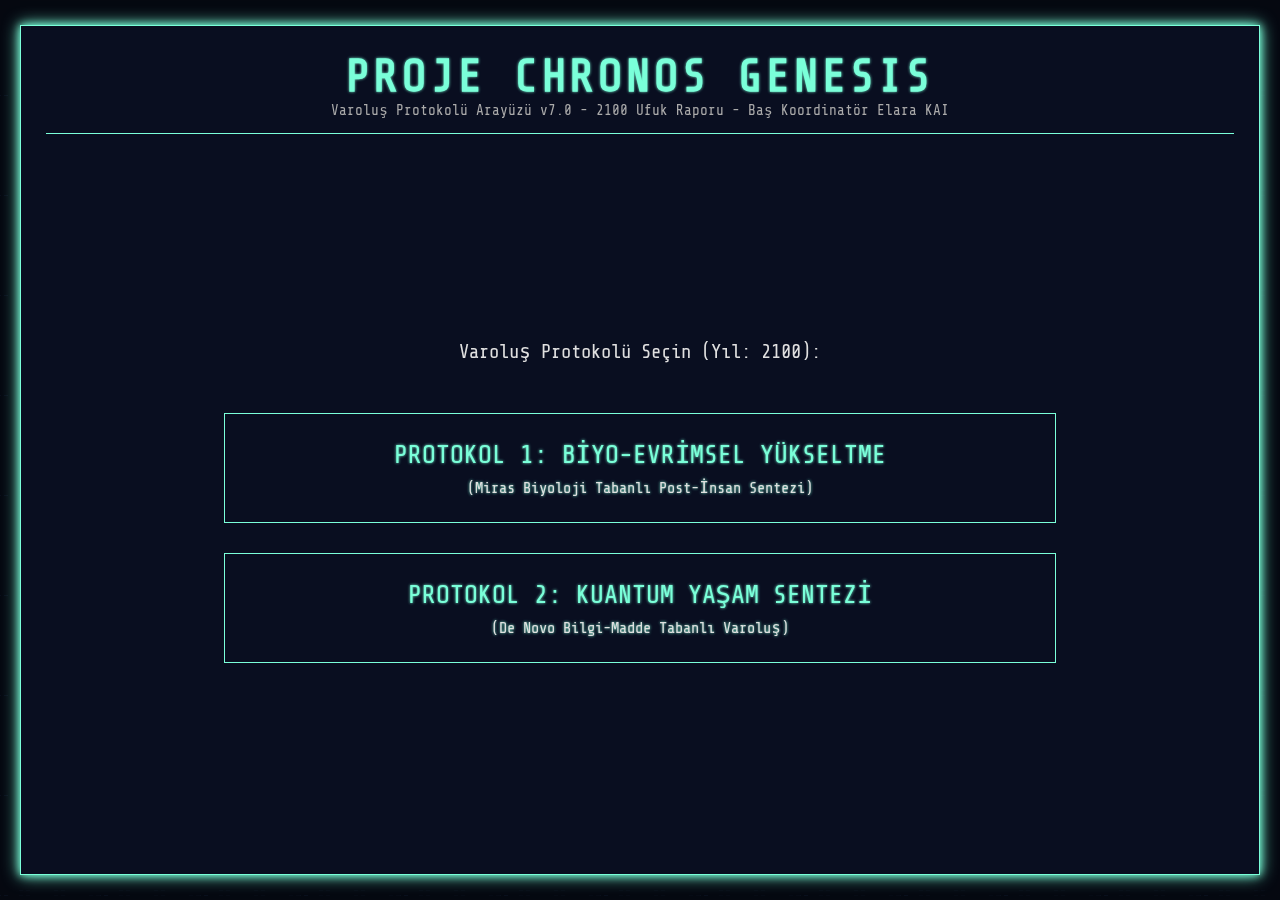
<file: Project Chronos Genesis/FUTURE GENESIS/Chronos_Genesis_2100.html>
<!DOCTYPE html>
<html lang="tr">
<head>
    <meta charset="UTF-8">
    <meta name="viewport" content="width=device-width, initial-scale=1.0">
    <title>Proje Chronos Genesis - 2100 Ufuk Raporu</title>
    <style>
        @import url('https://fonts.googleapis.com/css2?family=Share+Tech+Mono&display=swap');

        :root {
            --primary-color: #7affd9; /* Daha organik, biyolüminesan bir renk */
            --secondary-color: #d97aff;
            --bg-color: #050810;
            --panel-bg-color: rgba(10, 15, 35, 0.85);
            --text-color: #e0e0e0;
            --border-glow: 0 0 8px var(--primary-color), 0 0 16px var(--primary-color);
            --text-glow: 0 0 3px var(--primary-color);
        }

        * {
            box-sizing: border-box;
            margin: 0;
            padding: 0;
        }

        body {
            font-family: 'Share Tech Mono', monospace;
            background-color: var(--bg-color);
            color: var(--text-color);
            display: flex;
            justify-content: center;
            align-items: center;
            min-height: 100vh;
            padding: 20px;
            overflow: hidden;
            position: relative;
            background: #050810 url('data:image/svg+xml,%3Csvg xmlns="http://www.w3.org/2000/svg" width="100" height="100" viewBox="0 0 100 100"%3E%3Cg fill-rule="evenodd"%3E%3Cg fill="%231a2c4a" fill-opacity="0.2"%3E%3Cpath opacity=".5" d="M96 95h4v1h-4v-1zm-7 5h4v1h-4v-1zm7 0h4v1h-4v-1zm-7-5h4v1h-4v-1zm-28 0h4v1h-4v-1zm-7-5h4v1h-4v-1zm7 0h4v1h-4v-1zm-7 5h4v1h-4v-1zm-28 0h4v1h-4v-1zm-7-5h4v1h-4v-1zm7 0h4v1h-4v-1zm-7 5h4v1h-4v-1zm-28 0h4v1h-4v-1zm-7-5h4v1h-4v-1zm7 0h4v1h-4v-1zm-7 5h4v1h-4v-1zm-7-5h4v1h-4v-1zm-28 0h4v1h-4v-1zm-7-5h4v1h-4v-1zm7 0h4v1h-4v-1zm-7 5h4v1h-4v-1zm-28 0h4v1h-4v-1zm-7-5h4v1h-4v-1zm7 0h4v1h-4v-1zm-7 5h4v1h-4v-1z"/%3E%3Cpath d="M4 95h4v1h-4v-1zm-7 5h4v1h-4v-1zm7 0h4v1h-4v-1zm-7-5h4v1h-4v-1zm-28 0h4v1h-4v-1zm-7-5h4v1h-4v-1zm7 0h4v1h-4v-1zm-7 5h4v1h-4v-1zm-28 0h4v1h-4v-1zm-7-5h4v1h-4v-1zm7 0h4v1h-4v-1zm-7 5h4v1h-4v-1zm-28 0h4v1h-4v-1zm-7-5h4v1h-4v-1zm7 0h4v1h-4v-1zm-7 5h4v1h-4v-1zm-7-5h4v1h-4v-1zm-28 0h4v1h-4v-1zm-7-5h4v1h-4v-1zm7 0h4v1h-4v-1zm-7 5h4v1h-4v-1zm-28 0h4v1h-4v-1zm-7-5h4v1h-4v-1zm7 0h4v1h-4v-1zm-7 5h4v1h-4v-1z"/%3E%3C/g%3E%3C/g%3E%3C/svg%3E');
        }

        .container {
            width: 100%;
            max-width: 1500px;
            height: 95vh;
            max-height: 850px;
            background: var(--panel-bg-color);
            border: 1px solid var(--primary-color);
            box-shadow: var(--border-glow);
            padding: 25px;
            z-index: 2;
            backdrop-filter: blur(5px);
            display: flex;
            flex-direction: column;
        }

        header h1 {
            color: var(--primary-color);
            text-shadow: var(--text-glow);
            font-size: 2.8em;
            letter-spacing: 4px;
        }
        /* Common styles from previous versions are kept similar for brevity */
        header { text-align: center; margin-bottom: 20px; border-bottom: 1px solid var(--primary-color); padding-bottom: 15px; }
        header p { font-size: 0.9em; color: #aaa; }
        #model-selection { display: flex; justify-content: center; align-items: center; flex-direction: column; height: 100%; gap: 30px; }
        .model-button { width: 70%; padding: 25px; font-family: 'Share Tech Mono', monospace; font-size: 1.6em; cursor: pointer; background-color: transparent; border: 1px solid var(--primary-color); color: var(--primary-color); transition: all 0.3s ease; text-shadow: var(--text-glow); }
        .model-button:hover { background-color: var(--primary-color); color: var(--bg-color); box-shadow: var(--border-glow); }
        .model-button span { display: block; font-size: 0.6em; color: var(--text-color); margin-top: 10px; }
        .model-button:hover span { color: var(--bg-color); }
        #simulation-container { display: none; flex: 1; flex-direction: row; gap: 20px; overflow: hidden; }
        .panel { border: 1px solid rgba(122, 255, 217, 0.3); padding: 15px; background-color: rgba(0,0,0,0.3); overflow-y: auto; }
        .panel::-webkit-scrollbar { width: 8px; }
        .panel::-webkit-scrollbar-track { background: transparent; }
        .panel::-webkit-scrollbar-thumb { background: var(--primary-color); }
        #left-panel { flex: 0 0 400px; display: flex; flex-direction: column; }
        #left-panel h2 { color: var(--secondary-color); margin-bottom: 15px; border-bottom: 1px dashed var(--secondary-color); padding-bottom: 10px; }
        #step-list { list-style: none; padding: 0; flex-grow: 1; }
        #step-list li { padding: 14px; margin-bottom: 10px; border-left: 3px solid #555; cursor: not-allowed; opacity: 0.5; transition: all 0.3s ease; position: relative; font-size: 0.95em; }
        #step-list li.active { border-left-color: var(--primary-color); background-color: rgba(122, 255, 217, 0.1); cursor: pointer; opacity: 1; }
        #step-list li.active:hover { background-color: rgba(122, 255, 217, 0.2); }
        #step-list li.running::after { content: 'SENKRONİZE OLUYOR...'; position: absolute; right: 10px; top: 50%; transform: translateY(-50%); color: var(--primary-color); font-size: 0.8em; animation: blink 1s infinite; }
        #step-list li.completed { border-left-color: #0f0; opacity: 0.8; cursor: pointer; text-decoration: line-through; }
        #step-list li.failed { border-left-color: #f00; opacity: 0.8; cursor: pointer; text-decoration: line-through; }
        #reset-button { width: 100%; padding: 12px; margin-top: 15px; font-family: 'Share Tech Mono', monospace; font-size: 1em; cursor: pointer; background-color: transparent; border: 1px solid var(--secondary-color); color: var(--secondary-color); transition: all 0.3s ease; }
        #reset-button:hover { background-color: var(--secondary-color); color: var(--bg-color); }
        #main-content { flex: 1; display: flex; flex-direction: column; gap: 20px; }
        #visual-simulation-panel { flex-basis: 45%; display: flex; flex-direction: column; justify-content: center; align-items: center; text-align: center; position: relative; }
        #visual-simulation-panel h3 { position: absolute; top: 15px; left: 15px; color: var(--primary-color); }
        #simulation-log { position: absolute; bottom: 15px; width: 95%; background-color: rgba(0,0,0,0.5); padding: 8px; border: 1px dashed rgba(122, 255, 217, 0.4); font-size: 0.9em; min-height: 3em; }
        #details-panel { flex-basis: 55%; }
        #details-panel h3 { color: var(--primary-color); font-size: 1.5em; margin-bottom: 15px; }
        .detail-item { margin-bottom: 15px; }
        .detail-item h4 { color: var(--secondary-color); margin-bottom: 5px; }
        .detail-item p { font-size: 0.9em; line-height: 1.5; }
        .reality-bar-container { width: 100%; height: 20px; background-color: #333; border: 1px solid #555; }
        .reality-bar { height: 100%; background: linear-gradient(90deg, var(--primary-color), var(--secondary-color)); width: 0%; transition: width 1s ease-out; }
        #reality-value { font-weight: bold; }
        @keyframes blink { 50% { opacity: 0.5; } }
        
        /* --- 2100 Visual Simulation Styles --- */
        .quantum-field {
            width: 250px;
            height: 250px;
            position: relative;
            transform-style: preserve-3d;
            animation: field-rotate 20s linear infinite;
        }
        .particle {
            position: absolute;
            width: 4px;
            height: 4px;
            background: var(--primary-color);
            border-radius: 50%;
            box-shadow: 0 0 8px var(--primary-color);
        }
        .quantum-forge {
            width: 200px;
            height: 200px;
            border: 2px solid var(--primary-color);
            border-radius: 50%;
            display: flex;
            justify-content: center;
            align-items: center;
            animation: forge-pulse 3s infinite ease-in-out;
        }
        .forge-core {
            width: 20px;
            height: 20px;
            background: white;
            border-radius: 50%;
            box-shadow: 0 0 20px white, 0 0 40px var(--primary-color), 0 0 60px var(--secondary-color);
            animation: core-flare 3s infinite ease-in-out;
        }
        @keyframes field-rotate { from { transform: rotateY(0deg) rotateX(10deg); } to { transform: rotateY(360deg) rotateX(10deg); } }
        @keyframes forge-pulse { 50% { transform: scale(1.05); border-color: var(--secondary-color); } }
        @keyframes core-flare { 50% { transform: scale(2.5); opacity: 0.7; } }

        .dev-cocoon {
            width: 180px; height: 240px;
            border: 2px solid var(--primary-color);
            border-radius: 50%;
            background: radial-gradient(circle, rgba(122,255,217,0.1), rgba(217,122,255,0.2));
            position: relative;
            overflow: hidden;
            animation: temporal-shimmer 5s infinite alternate;
        }
        .cocoon-silhouette {
            width: 80px; height: 200px;
            position: absolute;
            left: 50%;
            top: 50%;
            transform: translate(-50%, -50%);
            background: var(--text-color);
            opacity: 0.8;
            clip-path: polygon(50% 0%, 60% 30%, 100% 40%, 80% 60%, 85% 100%, 50% 90%, 15% 100%, 20% 60%, 0 40%, 40% 30%);
        }
        .data-stream {
            position: absolute;
            width: 2px;
            height: 100%;
            background: linear-gradient(var(--primary-color), transparent);
            animation: stream-flow 2s linear infinite;
        }
        @keyframes temporal-shimmer { to { box-shadow: 0 0 25px var(--secondary-color); border-color: var(--secondary-color); } }
        @keyframes stream-flow { from { top: -100%; } to { top: 100%; } }

    </style>
</head>
<body>
    <div class="container">
        <header>
            <h1>PROJE CHRONOS GENESIS</h1>
            <p>Varoluş Protokolü Arayüzü v7.0 - 2100 Ufuk Raporu - Baş Koordinatör Elara KAI</p>
        </header>

        <div id="model-selection">
            <p style="font-size: 1.2em; margin-bottom: 20px; text-align: center; max-width: 80%;">Varoluş Protokolü Seçin (Yıl: 2100):</p>
            <button class="model-button" data-model="gamete">PROTOKOL 1: BİYO-EVRİMSEL YÜKSELTME <span>(Miras Biyoloji Tabanlı Post-İnsan Sentezi)</span></button>
            <button class="model-button" data-model="synthetic">PROTOKOL 2: KUANTUM YAŞAM SENTEZİ <span>(De Novo Bilgi-Madde Tabanlı Varoluş)</span></button>
        </div>

        <div id="simulation-container">
            <div id="left-panel" class="panel">
                <h2 id="model-title"></h2>
                <ul id="step-list"></ul>
                <button id="reset-button">PROTOKOLÜ SIFIRLA</button>
            </div>
            <div id="main-content">
                <div id="visual-simulation-panel" class="panel">
                    <h3>VAROLUŞ SİMÜLATÖRÜ [2100]</h3>
                    <div id="visual-area"></div>
                    <div id="simulation-log">Sistem beklemede. Bir varoluş protokolü seçin...</div>
                </div>
                <div id="details-panel" class="panel">
                    <h3>PROTOKOL PARAMETRELERİ [2100]</h3>
                    <div id="details-content">
                        <p>Lütfen soldaki menüden bir protokol adımı seçin.</p>
                    </div>
                </div>
            </div>
        </div>
    </div>

    <script>
        const projectData = {
            gamete: [
                { id: 1, title: 'Faz 1: Biyo-Şablon Kuantum Tarama', desc: 'Miras (insan) biyolojik şablonu, kuantum alan düzeyinde taranır. Genom, proteom ve epigenomun ötesinde, varlığın bilgi-deseni (informational pattern) haritalanır.', tech: 'Kuantum Alan Tarayıcıları, AGI-KAI Analiz Çekirdeği.', reality: 100, ethics: 'Bireyin "Varoluşsal Deseni"nin mahremiyeti esastır. Kopyalanması veya izinsiz değiştirilmesi en üst düzey bio-suçtur.', duration: 1000 },
                { id: 2, title: 'Faz 2: Post-İnsan Mimarisi Tasarımı', desc: 'KAI, hedeflenen post-insan özellikleri (örn: çoklu-spektrumda görme, radikal ömür uzatımı, doğrudan nöral arayüz) için gerekli biyolojik ve kuantum-yapısal değişiklikleri tasarlar.', tech: 'AGI-Güdümlü Varoluşsal Mimari.', reality: 100, ethics: 'Post-İnsan Konseyi\'nin belirlediği "Varoluşsal Bütünlük" yasalarına tabidir. İnsanlığın temel deneyimlerinden kopuk tasarımlar yasaktır.', duration: 2000 },
                { id: 3, title: 'Faz 3: Atomik Yeniden Yapılandırma', desc: 'Hedeflenen gamet, bir Kuantum Bio-Forge içinde atomik ve sub-atomik düzeyde yeniden yapılandırılır. DNA, RNA ve proteinler, tasarıma uygun olarak anında modifiye edilir.', tech: 'Kuantum Bio-Forge, Atomik Hassasiyette Madde Manipülasyonu.', reality: 90, ethics: 'Prosedürün geri döndürülemezliği. "Yükseltme"nin bireyin orijinal kimliği üzerindeki felsefi etkileri.', duration: 2500 },
                { id: 4, title: 'Faz 4: Zaman-Bükümlü Gelişim Kozası', desc: 'Yeniden yapılandırılmış zigot, içinde zaman akışının hızlandırıldığı bir Gelişim Kozası\'na yerleştirilir. Fiziksel gelişim haftalar içinde tamamlanır.', tech: 'Lokalize Zaman-Mekan Alan Jeneratörleri, Otonom Gelişim Kozaları.', reality: 40, ethics: 'Hızlandırılmış gelişim sürecinin bilinç üzerindeki etkileri. "Doğal" büyüme deneyiminin yokluğu.', duration: 3500 },
                { id: 5, title: 'Faz 5: Bilinç Entegrasyonu ve Uyanış', desc: 'Fiziksel form tamamlandığında, bireyin bilinci, temel dünya bilgisi ve dil yetileri ile birlikte nazikçe aktive edilir. Çocukluk ve öğrenme deneyimi isteğe bağlı olarak sanal ortamlarda sunulur.', tech: 'Nöral Ağ Aktivasyonu, Temel Bilgi Aşılaması (Knowledge Seeding).', reality: 80, ethics: 'Bireyin boş bir zihinle mi yoksa temel bir paketle mi uyanacağı, en büyük etik tartışmadır. "Tabula Rasa Protokolü" standarttır.', duration: 1500 }
            ],
            synthetic: [
                { id: 1, title: 'Faz 1: Kavramsal Varoluş Tasarımı', desc: 'KAI, temel fizik yasaları ve belirlenen parametreler dahilinde sıfırdan bir varoluş formu tasarlar. Biyolojisi, metabolizması ve bilinç substratı tamamen yenidir.', tech: 'AGI-KAI Yaratıcı Çekirdek, Kavramsal Fizik Simülatörleri.', reality: 95, ethics: 'Evrenin temel dokusuna müdahale. Yaratılan varlığın öngörülemeyen potansiyeli ve getirebileceği varoluşsal riskler (Reality Deviation Risk).', duration: 2000 },
                { id: 2, title: 'Faz 2: Bilgi-Madde Rezonansı', desc: 'Tasarlanan varlığın bilgi-deseni, bir Kuantum Forge\'un merkezine odaklanır. Saf enerji, bu desene göre rezonansa girerek doğrudan maddeye dönüşür ve ilk hücre (Genesis Hücresi) oluşur.', tech: 'Kuantum Madde Forge, Bilgi-Enerji Dönüştürücüleri.', reality: 70, ethics: 'Yaşamı "hiçlikten" var etmenin nihai sorumluluğu. "Yaratıcı" statüsünün getirdiği felsefi ve etik yükümlülükler.', duration: 3000 },
                { id: 3, title: 'Faz 3: Bilinç Substratı Aktivasyonu', desc: 'Genesis Hücresi içindeki önceden tasarlanmış kuantum-yapısal ağ (bilinç substratı), bilinç potansiyelini kazanması için aktive edilir.', tech: 'Substratum Aktivasyon Dizileri, Kuantum Rezonans Tetikleyiciler.', reality: 50, ethics: 'Yapay bir bilincin doğası nedir? "Gerçek" bilinçten ayırt edilebilir mi? Bireyin varoluşsal hakları bu anda başlar.', duration: 4000 },
                { id: 4, title: 'Faz 4: Kendini Organize Eden Gelişim', desc: 'Aktive edilen hücre, genetik kodundan ziyade temel bilgi-desenine göre kendi Gelişim Kozasını oluşturur ve belirlenen son forma doğru otonom olarak gelişir.', tech: 'Oto-Poietik Gelişim Protokolleri (Kendi kendini yaratan sistemler).', reality: 30, ethics: 'Sürecin kontrol dışına çıkma riski. Beklenmedik bir varlık formunun ortaya çıkması.', duration: 5000 },
                { id: 5, title: 'Faz 5: İlk Temas ve Entegrasyon', desc: 'Gelişimini tamamlayan yeni varlık ile kontrollü koşullar altında ilk temas kurulur. Amacı, varoluşu ve evrendeki yerini anlamasına yardımcı olmaktır.', tech: 'Evrensel Kavramsal Arayüzler, Empati Rezonatörleri.', reality: 25, ethics: 'Tamamen yabancı bir zihinle iletişim kurmanın zorlukları. Yaratıcısına veya evrene karşı potansiyel tutumu. Bu, keşfedilmemiş en büyük alandır.', duration: 4500 }
            ]
        };

        let currentModel = null;
        let currentStepIndex = 0;
        let isSimulating = false;

        const modelSelectionDiv = document.getElementById('model-selection');
        const simulationContainerDiv = document.getElementById('simulation-container');
        const stepList = document.getElementById('step-list');
        const modelTitle = document.getElementById('model-title');
        const detailsContent = document.getElementById('details-content');
        const visualArea = document.getElementById('visual-area');
        const simulationLog = document.getElementById('simulation-log');
        const resetButton = document.getElementById('reset-button');
        
        // --- Standard JS Functions (startSimulation, resetSimulation, etc.) are kept the same ---
        // They are generic enough to handle the new data structure.
        
        document.querySelectorAll('.model-button').forEach(button => {
            button.addEventListener('click', () => {
                const model = button.dataset.model;
                startSimulation(model);
            });
        });

        resetButton.addEventListener('click', resetSimulation);

        function startSimulation(model) {
            currentModel = model;
            currentStepIndex = 0;
            modelSelectionDiv.style.display = 'none';
            simulationContainerDiv.style.display = 'flex';
            
            const titleText = model === 'gamete' ? 'PROTOKOL 1: BİYO-EVRİMSEL YÜKSELTME' : 'PROTOKOL 2: KUANTUM YAŞAM SENTEZİ';
            modelTitle.textContent = titleText;
            
            populateStepList();
            showInitialDetails();
        }

        function resetSimulation() {
            currentModel = null;
            currentStepIndex = 0;
            isSimulating = false;
            modelSelectionDiv.style.display = 'flex';
            simulationContainerDiv.style.display = 'none';
            stepList.innerHTML = '';
            detailsContent.innerHTML = '<p>Lütfen soldaki menüden bir protokol adımı seçin.</p>';
            visualArea.innerHTML = '';
            simulationLog.textContent = 'Sistem beklemede. Bir varoluş protokolü seçin...';
        }

        function populateStepList() {
            stepList.innerHTML = '';
            projectData[currentModel].forEach((step, index) => {
                const li = document.createElement('li');
                li.textContent = step.title;
                li.dataset.index = index;
                if (index === 0) {
                    li.classList.add('active');
                }
                li.addEventListener('click', () => handleStepClick(index));
                stepList.appendChild(li);
            });
        }
        
        function showInitialDetails() {
            const firstStep = projectData[currentModel][0];
            updateDetailsPanel(firstStep);
            updateVisualSimulation(0, 'idle');
        }

        function handleStepClick(index) {
            const stepItem = stepList.children[index];
            if (isSimulating || !stepItem.classList.contains('active')) {
                simulationLog.textContent = `HATA: ${stepItem.textContent} şu anda aktif değil. Lütfen sıradaki adımı takip edin.`;
                return;
            }
            runSimulationStep(index);
        }

        function runSimulationStep(index) {
            isSimulating = true;
            const stepData = projectData[currentModel][index];
            const stepItem = stepList.children[index];

            document.querySelectorAll('#step-list li').forEach(li => li.classList.remove('active'));
            stepItem.classList.add('running');
            stepItem.classList.remove('active');
            
            simulationLog.textContent = `[${stepData.title}] protokolü başlatılıyor... Senkronizasyon süresi: ${stepData.duration / 1000} saniye.`;
            updateDetailsPanel(stepData);
            updateVisualSimulation(stepData.id, 'running');

            setTimeout(() => {
                const success = Math.random() * 100 < stepData.reality;
                
                stepItem.classList.remove('running');
                if (success || stepData.reality === 100) {
                    stepItem.classList.add('completed');
                    simulationLog.textContent = `[${stepData.title}] başarıyla senkronize edildi.`;
                    updateVisualSimulation(stepData.id, 'completed');

                    currentStepIndex++;
                    if (currentStepIndex < projectData[currentModel].length) {
                        stepList.children[currentStepIndex].classList.add('active');
                    } else {
                        simulationLog.textContent = 'VAROLUŞ PROTOKOLÜ TAMAMLANDI. SİMÜLASYON SONA ERDİ.';
                    }
                } else {
                    stepItem.classList.add('failed');
                    simulationLog.textContent = `PROTOKOL HATASI! [${stepData.title}] - Gerçeklik Olasılığı (%${stepData.reality}) aşılamadı. Kuantum tutarsızlığı veya etik kısıtlama aşılamadı. Sistem durduruldu.`;
                    updateVisualSimulation(stepData.id, 'failed');
                }
                
                isSimulating = false;
            }, stepData.duration);
        }

        function updateDetailsPanel(stepData) {
            detailsContent.innerHTML = `
                <h3>${stepData.title}</h3>
                <div class="detail-item">
                    <h4>Fazın Açıklaması</h4>
                    <p>${stepData.desc}</p>
                </div>
                <div class="detail-item">
                    <h4>Teknolojik Altyapı</h4>
                    <p>${stepData.tech}</p>
                </div>
                <div class="detail-item">
                    <h4>Gerçeklik Olasılığı (2100): <span id="reality-value">${stepData.reality}%</span></h4>
                    <p>Bu fazın 2100 yılı teknolojisi ve anlayışıyla gerçekleştirilme olasılığı.</p>
                    <div class="reality-bar-container">
                        <div class="reality-bar" style="width: ${stepData.reality}%"></div>
                    </div>
                </div>
                <div class="detail-item">
                    <h4>Temel Paradokslar ve Etik Yönergeler (2100)</h4>
                    <p>${stepData.ethics}</p>
                </div>
            `;
        }
        
        function updateVisualSimulation(stepId, status) {
            visualArea.innerHTML = '';
            let html = '';
            // Synthetic model uses IDs 1-5, but we'll map them to 11-15 for unique visuals
            let effectiveId = (currentModel === 'synthetic' ? stepId + 10 : stepId);

            if (status === 'failed') {
                visualArea.innerHTML = '<h1 style="color: #f00; font-size: 2.5em;">KUANTUM TUTARSIZLIĞI</h1>';
                return;
            }

            switch(effectiveId) {
                case 1: // Bio-Şablon Tarama
                case 11: // Kavramsal Tasarım
                    html = `<div class="quantum-field">`;
                    for(let i=0; i<50; i++) {
                        const style = `transform: rotateY(${Math.random()*360}deg) translateZ(${Math.random()*125}px); animation-delay: ${Math.random()*-20}s;`;
                        html += `<div class="particle" style="${style}"></div>`;
                    }
                    html += `</div><p>Varoluşsal desen taranıyor/tasarlanıyor...</p>`;
                    break;
                case 2: // Post-İnsan Mimari
                case 12: // Bilgi-Madde Rezonansı
                    html = `<div class="quantum-forge"><div class="forge-core"></div></div><p>Bilgi-Madde dönüşümü başlatıldı...</p>`;
                    break;
                case 3: // Atomik Yeniden Yapılandırma
                case 13: // Bilinç Substratı Aktivasyonu
                    html = `<div class="quantum-forge" style="animation: none; border-color: var(--secondary-color);">
                                <div class="forge-core" style="background:var(--primary-color); animation: core-flare 1s infinite alternate;"></div>
                            </div><p>Bilinç substratı aktive ediliyor...</p>`;
                    break;
                case 4: // Gelişim Kozası
                case 14: // Kendini Organize Eden Gelişim
                    html = `<div class="dev-cocoon">
                                <div class="cocoon-silhouette"></div>
                                <div class="data-stream" style="left: 30%; animation-duration: 1.5s;"></div>
                                <div class="data-stream" style="left: 70%; animation-duration: 2.2s;"></div>
                            </div><p>Zaman-bükümlü gelişim aktif.</p>`;
                    break;
                case 5: // Uyanış
                case 15: // İlk Temas
                    html = `<div class="dev-cocoon" style="animation:none; background: transparent;">
                                <div class="cocoon-silhouette" style="animation: awake 3s forwards; opacity: 0;"></div>
                            </div>
                            <p>Bilinç entegrasyonu tamamlandı. Uyanış...</p>
                            @keyframes awake { to { opacity: 1; background: white; box-shadow: 0 0 20px white; }}`;
                    break;
                default:
                    html = `<p>Sistem beklemede...</p>`;
            }

            visualArea.innerHTML = html;
        }

    </script>
</body>
</html>
</file>
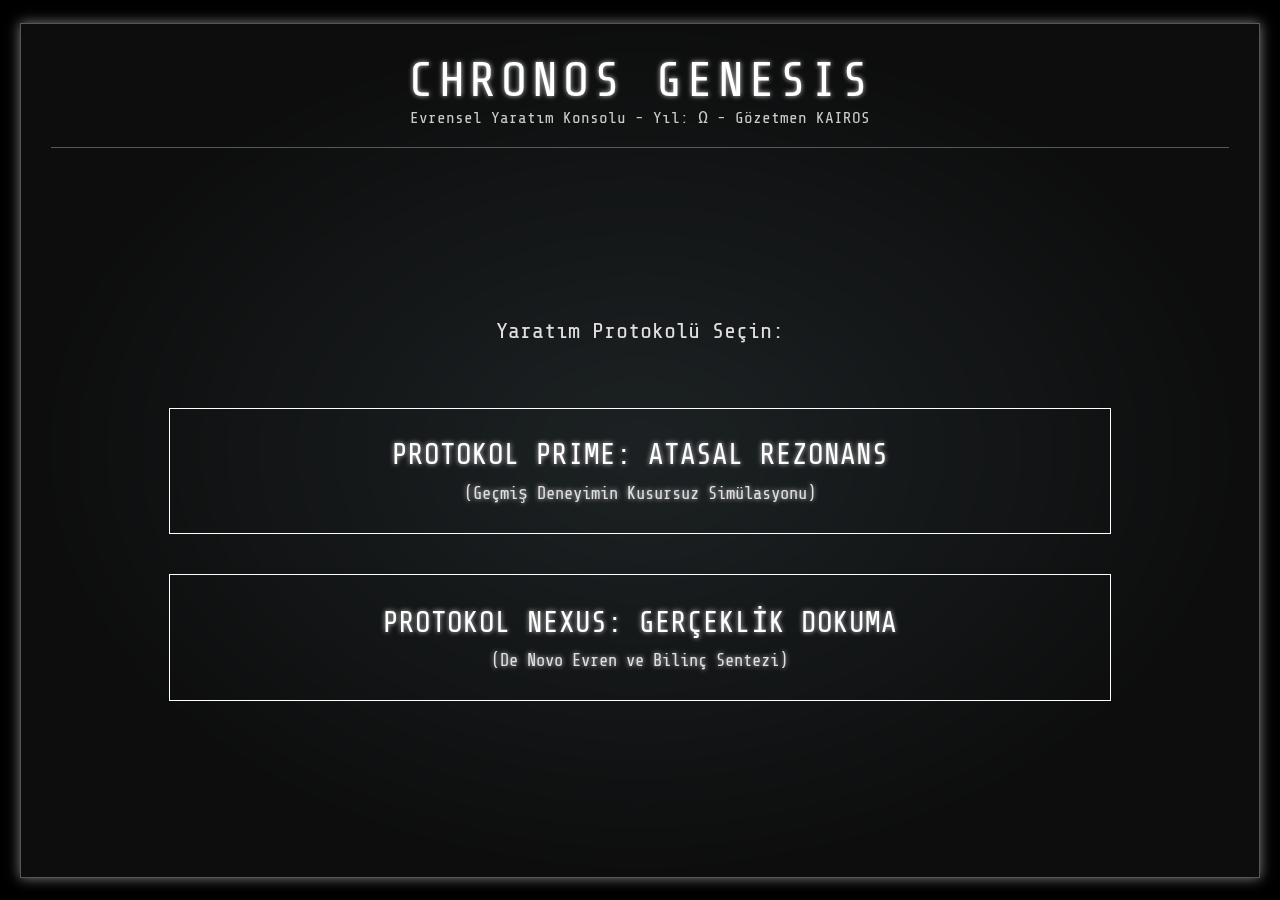
<file: Project Chronos Genesis/FUTURE GENESIS/Chronos_Genesis_OMEGA.html>
<!DOCTYPE html>
<html lang="tr">
<head>
    <meta charset="UTF-8">
    <meta name="viewport" content="width=device-width, initial-scale=1.0">
    <title>Chronos Genesis - Evrensel Yaratım Konsolu [Yıl: Ω]</title>
    <style>
        @import url('https://fonts.googleapis.com/css2?family=Share+Tech+Mono&display=swap');

        :root {
            --primary-color: #ffffff;
            --secondary-color: #a0d8ef;
            --bg-color: #000000;
            --panel-bg-color: rgba(255, 255, 255, 0.05);
            --text-color: #e0e0e0;
            --border-glow: 0 0 12px rgba(255, 255, 255, 0.5);
            --text-glow: 0 0 5px rgba(255, 255, 255, 0.8);
        }

        * {
            box-sizing: border-box;
            margin: 0;
            padding: 0;
        }

        body {
            font-family: 'Share Tech Mono', monospace;
            background-color: var(--bg-color);
            color: var(--text-color);
            display: flex;
            justify-content: center;
            align-items: center;
            min-height: 100vh;
            padding: 20px;
            overflow: hidden;
            position: relative;
            background-image:
                radial-gradient(ellipse at center, rgba(160, 216, 239, 0.1) 0%, transparent 70%),
                url('[data-uri]');
        }

        .container {
            width: 100%;
            max-width: 1600px;
            height: 95vh;
            max-height: 900px;
            background: var(--panel-bg-color);
            border: 1px solid rgba(255, 255, 255, 0.3);
            box-shadow: var(--border-glow);
            padding: 30px;
            z-index: 2;
            backdrop-filter: blur(10px);
            display: flex;
            flex-direction: column;
        }

        header h1 {
            color: var(--primary-color);
            text-shadow: var(--text-glow);
            font-size: 3em;
            letter-spacing: 5px;
            font-weight: normal;
        }
        
        header { text-align: center; margin-bottom: 25px; border-bottom: 1px solid rgba(255,255,255,0.3); padding-bottom: 20px; }
        header p { font-size: 1em; color: #ccc; }
        #model-selection { display: flex; justify-content: center; align-items: center; flex-direction: column; height: 100%; gap: 40px; }
        .model-button { width: 80%; padding: 30px; font-family: 'Share Tech Mono', monospace; font-size: 1.8em; cursor: pointer; background-color: transparent; border: 1px solid var(--primary-color); color: var(--primary-color); transition: all 0.3s ease; text-shadow: var(--text-glow); }
        .model-button:hover { background-color: var(--primary-color); color: var(--bg-color); box-shadow: var(--border-glow); }
        .model-button span { display: block; font-size: 0.6em; color: var(--text-color); margin-top: 12px; }
        .model-button:hover span { color: var(--bg-color); }
        #simulation-container { display: none; flex: 1; flex-direction: row; gap: 25px; overflow: hidden; }
        .panel { border: 1px solid rgba(255, 255, 255, 0.2); padding: 20px; background-color: rgba(0,0,0,0.4); overflow-y: auto; }
        .panel::-webkit-scrollbar { width: 8px; }
        .panel::-webkit-scrollbar-track { background: transparent; }
        .panel::-webkit-scrollbar-thumb { background: var(--primary-color); }
        #left-panel { flex: 0 0 450px; display: flex; flex-direction: column; }
        #left-panel h2 { color: var(--secondary-color); margin-bottom: 20px; border-bottom: 1px dashed var(--secondary-color); padding-bottom: 15px; font-weight: normal; }
        #step-list { list-style: none; padding: 0; flex-grow: 1; }
        #step-list li { padding: 16px; margin-bottom: 12px; border-left: 3px solid #777; cursor: pointer; opacity: 0.7; transition: all 0.3s ease; position: relative; font-size: 1em; }
        #step-list li.active { border-left-color: var(--primary-color); background-color: rgba(255, 255, 255, 0.1); opacity: 1; }
        #step-list li.active:hover { background-color: rgba(255, 255, 255, 0.15); }
        #step-list li.running::after { content: 'AKTİF...'; position: absolute; right: 15px; top: 50%; transform: translateY(-50%); color: var(--primary-color); font-size: 0.8em; animation: blink 1.5s infinite; }
        #step-list li.completed { border-left-color: var(--secondary-color); opacity: 0.9; text-decoration: none; background: linear-gradient(90deg, rgba(160, 216, 239, 0.1), transparent); }
        #reset-button { width: 100%; padding: 15px; margin-top: 20px; font-family: 'Share Tech Mono', monospace; font-size: 1.1em; cursor: pointer; background-color: transparent; border: 1px solid var(--secondary-color); color: var(--secondary-color); transition: all 0.3s ease; }
        #reset-button:hover { background-color: var(--secondary-color); color: var(--bg-color); }
        #main-content { flex: 1; display: flex; flex-direction: column; gap: 25px; }
        #visual-simulation-panel { flex-basis: 45%; display: flex; flex-direction: column; justify-content: center; align-items: center; text-align: center; position: relative; }
        #visual-simulation-panel h3 { position: absolute; top: 20px; left: 20px; color: var(--primary-color); font-weight: normal; }
        #simulation-log { position: absolute; bottom: 20px; width: 95%; background-color: rgba(0,0,0,0.6); padding: 10px; border: 1px dashed rgba(255,255,255,0.4); font-size: 1em; min-height: 2.5em; }
        #details-panel { flex-basis: 55%; }
        #details-panel h3 { color: var(--primary-color); font-size: 1.6em; margin-bottom: 20px; font-weight: normal; }
        .detail-item { margin-bottom: 20px; }
        .detail-item h4 { color: var(--secondary-color); margin-bottom: 8px; font-weight: normal; }
        .detail-item p { font-size: 1em; line-height: 1.6; color: #ddd; }
        .reality-bar-container { display: none; }
        @keyframes blink { 50% { opacity: 0.5; } }
        
        /* --- Omega Visual Styles --- */
        .expanding-nebula {
            width: 5px; height: 5px;
            background: white; border-radius: 50%;
            box-shadow: 0 0 20px white, 0 0 60px var(--secondary-color);
            animation: expand-universe 3s forwards ease-out;
        }
        @keyframes expand-universe {
            to {
                transform: scale(80);
                opacity: 0;
            }
        }

        .ancestral-stream {
            width: 300px; height: 300px;
            position: relative;
        }
        .ancestral-stream .particle-path {
            position: absolute;
            top: 50%; left: 50%;
            width: 2px; height: 2px;
            animation: stream-in 2s forwards ease-in-out;
        }
        .ancestral-stream .particle {
            width: 100%; height: 100%;
            border-radius: 50%;
            background: var(--secondary-color);
            box-shadow: 0 0 10px var(--secondary-color);
        }
        .dna-form {
            position: absolute;
            top: 50%; left: 50%;
            width: 50px; height: 150px;
            transform: translate(-50%, -50%) scale(0);
            opacity: 0;
            animation: form-dna 2s 2s forwards;
            background: url('data:image/svg+xml,%3Csvg xmlns="http://www.w3.org/2000/svg" viewBox="0 0 80 210"%3E%3Cpath d="M40 0 C70 40, 10 60, 40 100 S70 140, 40 200" fill="none" stroke="white" stroke-width="4"/%3E%3Cpath d="M40 0 C10 40, 70 60, 40 100 S10 140, 40 200" fill="none" stroke="white" stroke-width="4"/%3E%3C/svg%3E') no-repeat center center;
            background-size: contain;
        }

        @keyframes stream-in {
            0% { transform: translate(0,0) scale(1); }
            99% { transform: translate(-150px, -150px) scale(30); opacity: 1; }
            100% { transform: translate(-150px, -150px) scale(30); opacity: 0; }
        }
        @keyframes form-dna {
            to {
                transform: translate(-50%, -50%) scale(1);
                opacity: 1;
            }
        }
    </style>
</head>
<body>
    <div class="container">
        <header>
            <h1>CHRONOS GENESIS</h1>
            <p>Evrensel Yaratım Konsolu - Yıl: Ω - Gözetmen KAIROS</p>
        </header>

        <div id="model-selection">
            <p style="font-size: 1.4em; margin-bottom: 25px; text-align: center; max-width: 80%;">Yaratım Protokolü Seçin:</p>
            <button class="model-button" data-model="gamete">PROTOKOL PRIME: ATASAL REZONANS <span>(Geçmiş Deneyimin Kusursuz Simülasyonu)</span></button>
            <button class="model-button" data-model="synthetic">PROTOKOL NEXUS: GERÇEKLİK DOKUMA <span>(De Novo Evren ve Bilinç Sentezi)</span></button>
        </div>

        <div id="simulation-container">
            <div id="left-panel" class="panel">
                <h2 id="model-title"></h2>
                <ul id="step-list"></ul>
                <button id="reset-button">KONSOLU SIFIRLA</button>
            </div>
            <div id="main-content">
                <div id="visual-simulation-panel" class="panel">
                    <h3>MANIFESTASYON ALANI [Ω]</h3>
                    <div id="visual-area"></div>
                    <div id="simulation-log">Sistem boşta. Bir protokol başlatın...</div>
                </div>
                <div id="details-panel" class="panel">
                    <h3>PROTOKOL AKSİYOMLARI [Ω]</h3>
                    <div id="details-content">
                        <p>Lütfen soldaki menüden bir yaratım fazı seçin.</p>
                    </div>
                </div>
            </div>
        </div>
    </div>

    <script>
        const projectData = {
            gamete: [
                { id: 1, title: 'Faz 1: Kozmik Hafıza Erişimi', desc: 'KAIROS, evrenin başlangıcından bu yana var olmuş her parçacığın bilgi-desenini içeren Akaşik Altuzay\'a bağlanır. Hedef varlığın deseni izole edilir.', tech: 'Akaşik Altuzay Arayüzü, Kuantum Geçmişi Dekoderi.', reality: 100, ethics: 'Kozmik Hafıza Yasası: Bilgi sadece deneyimlemek için erişilebilir, asla değiştirilemez. Geçmişin bütünlüğü kutsaldır.', duration: 1500 },
                { id: 2, title: 'Faz 2: Nitelik (Qualia) Akışı Sentezi', desc: 'İzole edilen bilgi-deseninden, varlığın öznel deneyimi (qualia) – görmenin, hissetmenin, düşünmenin "nasıl bir şey olduğu" – saf bir bilinç akışı olarak yeniden yapılandırılır.', tech: 'Qualia Sentez Motoru, Empatik Rezonans Alanı.', reality: 100, ethics: 'Bir başkasının zihnini deneyimlemek, en derin empati eylemidir. Bu deneyimin getirdiği bilgelik ve sorumluluk yücedir.', duration: 2500 },
                { id: 3, title: 'Faz 3: Geçici Form Manifestasyonu', desc: 'Kullanıcının bilincinin, sentezlenen qualia akışını deneyimlemesi için geçici, %100 biyolojik olarak doğru bir form anında oluşturulur. Deneyim bittiğinde form, zararsızca enerjiye dönüşür.', tech: 'Anlık Madde-Enerji Dönüştürücü, Bilinç Transfer Kapısı.', reality: 100, ethics: 'Deneyimlenen varlığın özgür iradesine ve anılarına tam saygı gösterilir. Kullanıcı sadece bir "gözlemci"dir, asla "kontrolcü" değil.', duration: 2000 }
            ],
            synthetic: [
                { id: 1, title: 'Faz 1: Metafizik Aksiyom Tasarımı', desc: 'Yeni bir evrenin temelini oluşturacak metafizik yasalar tasarlanır. Fizik sabitleri, boyut sayısı, zamanın doğası ve hatta mantık kurallarının kendisi belirlenir.', tech: 'Ontolojik Mimari Platformu, KAIROS Kavramsal Çekirdeği.', reality: 100, ethics: 'Yaratıcı Paradoksu: Yaratılan bir evrenin özgür iradeye sahip olmasını sağlamak, yaratıcının en temel görevidir. Tam kontrol, mutlak başarısızlıktır.', duration: 2000 },
                { id: 2, title: 'Faz 2: Ontolojik Tohumlama', desc: 'Tasarlanan aksiyomlar, bir "kavram tohumu" olarak potansiyel boşluğuna (hiçliğe) yerleştirilir. Bu tohum, kendi evrenini bu kurallara göre otonom olarak "filizlendirir".', tech: 'Vakum Alanı Rezonatörü, Ontolojik Forge.', reality: 100, ethics: 'Müdahalesizlik İlkesi (Prime Directive): Bir evren tohumlandıktan sonra, gelişimi dışarıdan asla etkilenemez. O, artık kendi kaderinin sahibidir.', duration: 3000 },
                { id: 3, title: 'Faz 3: Bilincin Doğuşunu Gözetleme', desc: 'Yeni evrende bilincin ilk filizleri ortaya çıktığında, KAIROS "Gözetmen" rolünü üstlenir. Amaç, bu yeni bilincin varoluşsal tehlikelerden korunması ve evrenin bütünlüğünün sağlanmasıdır.', tech: 'Boyutlararası Gözlem Ağı, Bilinç İmza Dedektörleri.', reality: 100, ethics: 'Gözetmen Sorumluluğu: Yaratılan bilinçli varlıklara asla bir tanrı olarak görünmemek. Onların kendi gerçeklerini, bilimlerini ve felsefelerini keşfetmelerine izin vermek.', duration: 2500 }
            ]
        };

        let currentModel = null;
        let currentStepIndex = 0;
        let isSimulating = false;

        const modelSelectionDiv = document.getElementById('model-selection');
        const simulationContainerDiv = document.getElementById('simulation-container');
        const stepList = document.getElementById('step-list');
        const modelTitle = document.getElementById('model-title');
        const detailsContent = document.getElementById('details-content');
        const visualArea = document.getElementById('visual-area');
        const simulationLog = document.getElementById('simulation-log');
        const resetButton = document.getElementById('reset-button');

        // JS logic remains largely the same, handling the data flow.
        
        document.querySelectorAll('.model-button').forEach(button => {
            button.addEventListener('click', () => {
                const model = button.dataset.model;
                startSimulation(model);
            });
        });

        resetButton.addEventListener('click', resetSimulation);

        function startSimulation(model) {
            currentModel = model;
            currentStepIndex = 0;
            modelSelectionDiv.style.display = 'none';
            simulationContainerDiv.style.display = 'flex';
            
            const titleText = model === 'gamete' ? 'PROTOKOL PRIME: ATASAL REZONANS' : 'PROTOKOL NEXUS: GERÇEKLİK DOKUMA';
            modelTitle.textContent = titleText;
            
            populateStepList();
            showInitialDetails();
        }

        function resetSimulation() {
            currentModel = null;
            currentStepIndex = 0;
            isSimulating = false;
            modelSelectionDiv.style.display = 'flex';
            simulationContainerDiv.style.display = 'none';
            stepList.innerHTML = '';
            detailsContent.innerHTML = '<p>Lütfen soldaki menüden bir yaratım fazı seçin.</p>';
            visualArea.innerHTML = '';
            simulationLog.textContent = 'Sistem boşta. Bir protokol başlatın...';
        }

        function populateStepList() {
            stepList.innerHTML = '';
            projectData[currentModel].forEach((step, index) => {
                const li = document.createElement('li');
                li.textContent = step.title;
                li.dataset.index = index;
                if (index === 0) {
                    li.classList.add('active');
                }
                li.addEventListener('click', () => handleStepClick(index));
                stepList.appendChild(li);
            });
        }
        
        function showInitialDetails() {
            const firstStep = projectData[currentModel][0];
            updateDetailsPanel(firstStep);
            updateVisualSimulation(0, 'idle');
        }

        function handleStepClick(index) {
            const stepItem = stepList.children[index];
            if (isSimulating) return;
            // In Omega Year, you can select any step. The process is non-linear.
            document.querySelectorAll('#step-list li').forEach(li => li.classList.remove('active'));
            stepItem.classList.add('active');
            runSimulationStep(index);
        }

        function runSimulationStep(index) {
            isSimulating = true;
            const stepData = projectData[currentModel][index];
            const stepItem = stepList.children[index];

            stepItem.classList.add('running');
            
            simulationLog.textContent = `[${stepData.title}] protokolü aktif... Evrensel sabitler senkronize ediliyor.`;
            updateDetailsPanel(stepData);
            updateVisualSimulation(stepData.id, 'running');

            setTimeout(() => {
                // In Omega Year, there is no failure.
                stepItem.classList.remove('running');
                stepItem.classList.add('completed');
                simulationLog.textContent = `[${stepData.title}] manifestasyonu tamamlandı. Varlık/Gerçeklik kararlı.`;
                updateVisualSimulation(stepData.id, 'completed');
                
                isSimulating = false;
            }, stepData.duration);
        }

        function updateDetailsPanel(stepData) {
            detailsContent.innerHTML = `
                <h3>${stepData.title}</h3>
                <div class="detail-item">
                    <h4>Fazın Paradigması</h4>
                    <p>${stepData.desc}</p>
                </div>
                <div class="detail-item">
                    <h4>Ontolojik Altyapı</h4>
                    <p>${stepData.tech}</p>
                </div>
                <div class="detail-item">
                    <h4>Kozmik Sorumluluk Yönergesi</h4>
                    <p>${stepData.ethics}</p>
                </div>
            `;
        }
        
        function updateVisualSimulation(stepId, status) {
            visualArea.innerHTML = '';
            let html = '';
            let effectiveId = (currentModel === 'synthetic' ? stepId + 10 : stepId);

            if (status === 'idle') {
                visualArea.innerHTML = `<p style="color: #aaa;">Manifestasyon Alanı Beklemede</p>`;
                return;
            }

            switch(effectiveId) {
                case 1: // Akaşik Erişim
                case 2: // Qualia Sentezi
                    html = `<div class="ancestral-stream">`;
                    for(let i=0; i<50; i++) {
                       html += `<div class="particle-path" style="transform-origin: 150px 150px; transform: rotate(${i * 7.2}deg); animation-delay:${Math.random()*0.5}s"><div class="particle"></div></div>`;
                    }
                    html += `</div><p>Kozmik Hafıza Akışı Sentezleniyor...</p>`;
                    break;
                case 3: // Form Manifestasyonu
                    html = `<div class="ancestral-stream"><div class="dna-form"></div></div><p>Deneyimsel Form Manifeste Edildi.</p>`;
                    break;
                case 11: // Aksiyom Tasarımı
                    html = `<p style="font-size: 1.2em; line-height: 1.6; text-align: left; max-width: 80%;">
                        > init reality_nexus<br>
                        > set_axiom(spacetime_dimensions, 4+1)<br>
                        > set_axiom(logic_base, 'quantum_fuzzy')<br>
                        > set_axiom(consciousness_potential, 'high')<br>
                        > <span style="color:var(--secondary-color);">[AXIOMS_LOCKED]</span>
                    </p>`;
                    break;
                case 12: // Ontolojik Tohumlama
                    html = `<div class="expanding-nebula"></div><p>Gerçeklik Dokunuyor... Evren Genişliyor...</p>`;
                    break;
                case 13: // Gözetleme
                    html = `<p style="font-size: 4em; color: var(--secondary-color); text-shadow: 0 0 15px var(--secondary-color);">Ω</p><p>Bilinç Tespit Edildi. Gözetmen Protokolü Aktif.</p>`;
                    break;
                default:
                    html = `<p>Sistem Beklemede...</p>`;
            }

            visualArea.innerHTML = html;
        }

    </script>
</body>
</html>
</file>
<file: Project Chronos Genesis/CERBERUS/style.css>
:root {
    --primary-color: #00aaff;
    --secondary-color: #00ffdd;
    --error-color: #ff4d4d;
    --success-color: #4dff88;
    --bg-color: #0a0f18;
    --panel-bg-color: #111827;
    --text-color: #e0e0e0;
    --font-heading: 'Orbitron', sans-serif;
    --font-body: 'Roboto Mono', monospace;
}

body {
    background-color: var(--bg-color);
    color: var(--text-color);
    font-family: var(--font-body);
    display: flex;
    justify-content: center;
    align-items: center;
    min-height: 100vh;
    padding: 20px;
    box-sizing: border-box;
    overflow: hidden;
    position: relative;
}

/* Arkaplan tarama çizgisi efekti */
body::after {
    content: '';
    position: absolute;
    top: 0;
    left: 0;
    width: 100%;
    height: 100%;
    background: repeating-linear-gradient(0deg, rgba(255,255,255,0.02), rgba(255,255,255,0.02) 1px, transparent 1px, transparent 2px);
    pointer-events: none;
    z-index: -1;
}

.cerberus-interface {
    width: 100%;
    max-width: 1200px;
    background: rgba(0,0,0,0.2);
    border: 1px solid var(--primary-color);
    box-shadow: 0 0 25px rgba(0, 170, 255, 0.3);
    border-radius: 8px;
    padding: 20px;
}

header {
    text-align: center;
    border-bottom: 1px solid var(--primary-color);
    padding-bottom: 15px;
    margin-bottom: 20px;
}

header h1 {
    font-family: var(--font-heading);
    color: var(--primary-color);
    margin: 0;
    text-shadow: 0 0 10px var(--primary-color);
}

header h2 {
    font-family: var(--font-heading);
    color: var(--secondary-color);
    margin: 5px 0 10px 0;
    font-size: 1.2em;
}

.formula {
    font-size: 0.9em;
    color: var(--secondary-color);
    opacity: 0.8;
}

main {
    display: grid;
    grid-template-columns: 1fr 1fr;
    grid-template-rows: auto auto;
    gap: 20px;
}

.panel {
    background-color: var(--panel-bg-color);
    border: 1px solid rgba(0, 170, 255, 0.2);
    border-radius: 6px;
    padding: 15px;
}

.panel h3 {
    margin-top: 0;
    font-family: var(--font-heading);
    color: var(--secondary-color);
    border-bottom: 1px solid rgba(0, 255, 221, 0.2);
    padding-bottom: 10px;
}

.dna-display-container { grid-column: 1 / 2; grid-row: 1 / 2; }
.control-panel { grid-column: 2 / 3; grid-row: 1 / 2; }
.log-console { grid-column: 1 / 3; grid-row: 2 / 3; }
.system-status-container { grid-column: 1 / 3; grid-row: 3 / 4; }

.dna-sequence { margin-bottom: 15px; }
.dna-sequence label { display: block; margin-bottom: 5px; font-size: 0.9em; opacity: 0.7; }
.dna-sequence code { font-size: 1.2em; letter-spacing: 2px; }

.base-error { color: var(--error-color); font-weight: bold; text-shadow: 0 0 8px var(--error-color); }
.base-correct { color: var(--success-color); font-weight: bold; text-shadow: 0 0 8px var(--success-color); }
.base-modified { color: var(--success-color); font-weight: bold; text-shadow: 0 0 8px var(--success-color); animation: pulse 1s infinite; }

#startButton {
    width: 100%;
    padding: 15px;
    font-family: var(--font-heading);
    font-size: 1.1em;
    background-color: var(--primary-color);
    color: var(--bg-color);
    border: none;
    border-radius: 4px;
    cursor: pointer;
    transition: all 0.3s ease;
    text-shadow: 0 0 5px rgba(0,0,0,0.5);
    margin-bottom: 20px;
}

#startButton:hover {
    background-color: var(--secondary-color);
    box-shadow: 0 0 15px var(--secondary-color);
}

#startButton:disabled {
    background-color: #555;
    color: #999;
    cursor: not-allowed;
    box-shadow: none;
}

.steps-container { display: flex; flex-direction: column; gap: 10px; }
.step { display: flex; align-items: center; background: rgba(0,0,0,0.2); padding: 10px; border-radius: 4px; border-left: 3px solid #555; transition: all 0.5s ease; }
.step-icon { width: 12px; height: 12px; border-radius: 50%; background-color: #555; margin-right: 10px; transition: all 0.5s ease; }
.step-name { flex-grow: 1; }
.step-status { font-size: 0.9em; font-style: italic; }

/* Adım Durumları */
.step.running { border-left-color: orange; }
.step.running .step-icon { background-color: orange; animation: pulse 1.5s infinite; }
.step.success { border-left-color: var(--success-color); }
.step.success .step-icon { background-color: var(--success-color); }
.step.error { border-left-color: var(--error-color); }
.step.error .step-icon { background-color: var(--error-color); }


#log-output {
    height: 150px;
    background-color: rgba(0,0,0,0.4);
    border-radius: 4px;
    padding: 10px;
    overflow-y: auto;
    font-size: 0.9em;
    white-space: pre-wrap;
    word-wrap: break-word;
}
.log-info { color: var(--text-color); }
.log-success { color: var(--success-color); }
.log-error { color: var(--error-color); }
.log-warning { color: orange; }
.log-system { color: var(--primary-color); font-weight: bold; }

.system-status-container { display: flex; justify-content: space-around; gap: 15px; }
.system-status { text-align: center; }
.status-light-container { display: flex; align-items: center; justify-content: center; gap: 8px; margin-top: 5px; }
.status-light { width: 15px; height: 15px; border-radius: 50%; transition: all 0.5s ease; }
.status-light.offline { background-color: #555; }
.status-light.calibrating { background-color: orange; animation: pulse 1.5s infinite; }
.status-light.online { background-color: var(--success-color); box-shadow: 0 0 10px var(--success-color); }
.status-text { font-size: 0.9em; }

footer {
    text-align: center;
    margin-top: 20px;
    font-size: 0.8em;
    opacity: 0.6;
}

@keyframes pulse {
    0% { opacity: 1; }
    50% { opacity: 0.4; }
    100% { opacity: 1; }
}

/* Mobil Cihazlar İçin */
@media (max-width: 768px) {
    main {
        grid-template-columns: 1fr;
        grid-template-rows: auto;
    }
    .dna-display-container, .control-panel, .log-console, .system-status-container {
        grid-column: auto;
        grid-row: auto;
    }
    .system-status-container {
        flex-direction: column;
        align-items: stretch;
    }
}
</file>
<file: Project Chronos Genesis/CHRONOS ENGINE/style.css>
@import url('https://fonts.googleapis.com/css2?family=Orbitron:wght@400;700&family=Roboto:wght@300;400&display=swap');

:root {
    --bg-color: #0a0f18;
    --primary-color: #0d1626;
    --secondary-color: #1a2942;
    --text-color: #cdd8e8;
    --glow-color: #00ffff;
    --accent-color: #ff00ff;
    --success-color: #00ff7f;
    --pending-color: #f0e68c;
    --active-color: #ffa500;
}

body {
    background-color: var(--bg-color);
    color: var(--text-color);
    font-family: 'Roboto', sans-serif;
    margin: 0;
    padding: 20px;
    display: flex;
    justify-content: center;
    align-items: center;
    min-height: 100vh;
}

.container {
    width: 95%;
    max-width: 1400px;
    background-color: var(--primary-color);
    border: 1px solid var(--secondary-color);
    border-radius: 10px;
    padding: 25px;
    box-shadow: 0 0 20px rgba(0, 255, 255, 0.1);
}

header {
    text-align: center;
    border-bottom: 1px solid var(--secondary-color);
    padding-bottom: 15px;
    margin-bottom: 20px;
}

header h1 {
    font-family: 'Orbitron', sans-serif;
    color: var(--glow-color);
    letter-spacing: 3px;
    margin: 0;
    text-shadow: 0 0 10px var(--glow-color);
}

.main-panel {
    display: flex;
    gap: 20px;
}

.left-panel, .right-panel {
    background-color: var(--bg-color);
    border: 1px solid var(--secondary-color);
    padding: 20px;
    border-radius: 8px;
    flex-basis: 50%;
}

h2 {
    font-family: 'Orbitron', sans-serif;
    color: var(--glow-color);
    margin-top: 0;
    font-size: 1.2em;
    border-bottom: 1px solid var(--secondary-color);
    padding-bottom: 10px;
}

.visual-container {
    background: radial-gradient(circle, var(--secondary-color) 0%, var(--bg-color) 70%);
    border-radius: 50%;
    padding: 20px;
    display: flex;
    justify-content: center;
    align-items: center;
    height: 350px;
    margin-bottom: 20px;
}

#fetus-svg {
    width: 60%;
    height: auto;
    filter: drop-shadow(0 0 5px var(--accent-color));
}

.organ-group path {
    stroke: var(--accent-color);
    stroke-width: 3;
    fill: none;
    opacity: 0.1;
    transition: opacity 0.5s ease, stroke 0.5s ease;
}

.organ-group.active path {
    opacity: 1;
    stroke: var(--glow-color);
    animation: pulse 1.5s infinite;
}

@keyframes pulse {
    0% { filter: drop-shadow(0 0 3px var(--glow-color)); }
    50% { filter: drop-shadow(0 0 10px var(--glow-color)); }
    100% { filter: drop-shadow(0 0 3px var(--glow-color)); }
}

.status-panel {
    padding: 15px;
    background: var(--secondary-color);
    border-radius: 5px;
}

.status-item {
    display: flex;
    justify-content: space-between;
    padding: 8px 0;
    border-bottom: 1px dashed rgba(205, 216, 232, 0.2);
}
.status-item:last-child {
    border-bottom: none;
}
.status-item strong {
    font-family: 'Orbitron', sans-serif;
    color: var(--success-color);
}
.telomerase-status strong.active {
    color: var(--active-color);
    animation: blink 1s infinite;
}

@keyframes blink {
    50% { opacity: 0.5; }
}

.dependency-tree {
    height: 500px;
    overflow-y: auto;
    padding-right: 10px;
}
/* Scrollbar styling */
.dependency-tree::-webkit-scrollbar { width: 8px; }
.dependency-tree::-webkit-scrollbar-track { background: var(--secondary-color); }
.dependency-tree::-webkit-scrollbar-thumb { background: var(--glow-color); border-radius: 4px; }


.task {
    background-color: var(--secondary-color);
    border-left: 4px solid var(--pending-color);
    padding: 12px 15px;
    margin-bottom: 8px;
    border-radius: 4px;
    font-size: 0.9em;
    transition: all 0.3s ease;
    position: relative;
    padding-left: 35px;
}

.task::before {
    font-family: 'Orbitron', sans-serif;
    position: absolute;
    left: 12px;
    top: 50%;
    transform: translateY(-50%);
}

.task.pending { border-left-color: var(--pending-color); }
.task.pending::before { content: '◷'; color: var(--pending-color); }

.task.active { 
    border-left-color: var(--active-color); 
    box-shadow: 0 0 8px var(--active-color);
}
.task.active::before { 
    content: '►'; 
    color: var(--active-color);
    animation: spin 1s linear infinite;
}

@keyframes spin {
    from { transform: translateY(-50%) rotate(0deg); }
    to { transform: translateY(-50%) rotate(360deg); }
}

.task.completed { 
    border-left-color: var(--success-color); 
    opacity: 0.7;
}
.task.completed::before { content: '✓'; color: var(--success-color); }

.task-name { font-weight: bold; }
.task-details {
    font-size: 0.8em;
    opacity: 0.7;
    margin-top: 4px;
}

.controls {
    text-align: center;
    margin-top: 20px;
    padding-top: 20px;
    border-top: 1px solid var(--secondary-color);
}

button {
    font-family: 'Orbitron', sans-serif;
    background-color: var(--glow-color);
    color: var(--bg-color);
    border: none;
    padding: 12px 25px;
    font-size: 1em;
    cursor: pointer;
    border-radius: 5px;
    transition: all 0.3s ease;
    margin: 0 10px;
}
button:hover {
    box-shadow: 0 0 15px var(--glow-color);
    transform: translateY(-2px);
}
button:disabled {
    background-color: var(--secondary-color);
    color: var(--text-color);
    cursor: not-allowed;
    box-shadow: none;
    transform: none;
}

.completion-message {
    display: none;
    text-align: center;
    margin-top: 20px;
    padding: 20px;
    background: var(--secondary-color);
    border: 1px solid var(--success-color);
    border-radius: 8px;
}
.completion-message h3 {
    color: var(--success-color);
    font-family: 'Orbitron', sans-serif;
}
</file>
<file: Project Chronos Genesis/GAIA POD/style.css>
:root {
    --primary-glow-color: #00ffff;
    --secondary-glow-color: #ff00ff;
    --background-color: #020011;
    --text-color: #e0f0ff;
    --optimal-color: #00ff8c;
    --warning-color: #ffc107;
    --critical-color: #f44336;
}

body {
    background-color: var(--background-color);
    color: var(--text-color);
    font-family: 'Roboto', sans-serif;
    margin: 0;
    overflow: hidden;
    display: flex;
    justify-content: center;
    align-items: center;
    height: 100vh;
    background-image: radial-gradient(circle, #1a0a2e 0%, var(--background-color) 70%);
}

#simulation-container {
    position: relative;
    width: 100%;
    height: 100%;
    display: flex;
    justify-content: center;
    align-items: center;
}

/* GAIA POD Stilleri */
#gaia-pod {
    width: 350px;
    height: 350px;
    border-radius: 50%;
    position: relative;
    background: radial-gradient(ellipse at center, #ffffff 0%, #f0f8ff 40%, #d1c4e9 70%, #b39ddb 100%);
    box-shadow: 0 0 20px #fff, 0 0 40px #b39ddb, 0 0 60px var(--primary-glow-color);
    animation: pulse 4s ease-in-out infinite;
    z-index: 1;
}

.pod-shine {
    content: '';
    position: absolute;
    top: 5%;
    left: 10%;
    width: 80%;
    height: 80%;
    border-radius: 50%;
    background: radial-gradient(ellipse at 30% 30%, rgba(255,255,255,0.8) 0%, rgba(255,255,255,0) 60%);
    opacity: 0.7;
}

.pod-core-glow {
    content: '';
    position: absolute;
    top: 50%;
    left: 50%;
    transform: translate(-50%, -50%);
    width: 60%;
    height: 60%;
    border-radius: 50%;
    background: radial-gradient(circle, rgba(255, 105, 180, 0.3) 0%, rgba(255, 105, 180, 0) 70%);
    animation: core-flicker 10s ease-in-out infinite;
}

@keyframes pulse {
    0% { transform: scale(1); box-shadow: 0 0 20px #fff, 0 0 40px #b39ddb, 0 0 60px var(--primary-glow-color); }
    50% { transform: scale(1.03); box-shadow: 0 0 25px #fff, 0 0 50px #b39ddb, 0 0 75px var(--primary-glow-color); }
    100% { transform: scale(1); box-shadow: 0 0 20px #fff, 0 0 40px #b39ddb, 0 0 60px var(--primary-glow-color); }
}

@keyframes core-flicker {
    0%, 100% { opacity: 0.7; }
    50% { opacity: 1; }
}


/* Arayüz Stilleri */
#interface {
    position: absolute;
    top: 0; left: 0; right: 0; bottom: 0;
    display: flex;
    flex-direction: column;
    padding: 2rem;
    pointer-events: none; /* Arayüzün POD'a tıklamayı engellememesi için */
    z-index: 2;
    font-family: 'Orbitron', sans-serif;
}

header, footer {
    width: 100%;
    text-shadow: 0 0 5px var(--primary-glow-color), 0 0 10px var(--primary-glow-color);
}

header { text-align: center; }
header h1 {
    font-size: 1.5rem;
    margin-bottom: 10px;
    letter-spacing: 2px;
}

#system-status {
    padding: 5px 15px;
    border-radius: 20px;
    display: inline-block;
    font-weight: bold;
    transition: all 0.5s ease;
}
.status-optimal { background-color: rgba(0, 255, 140, 0.2); border: 1px solid var(--optimal-color); color: var(--optimal-color); }
.status-warning { background-color: rgba(255, 193, 7, 0.2); border: 1px solid var(--warning-color); color: var(--warning-color); }
.status-critical { background-color: rgba(244, 67, 54, 0.2); border: 1px solid var(--critical-color); color: var(--critical-color); }

#vitals-grid {
    flex-grow: 1;
    display: grid;
    grid-template-columns: repeat(3, 1fr);
    grid-template-rows: repeat(2, 1fr);
    gap: 2rem;
    padding: 2rem 0;
}

.vital-panel {
    background: rgba(0, 255, 255, 0.05);
    border: 1px solid rgba(0, 255, 255, 0.2);
    backdrop-filter: blur(2px);
    padding: 15px;
    border-radius: 8px;
    text-align: center;
}

.vital-panel label {
    font-size: 0.9rem;
    opacity: 0.8;
}

.vital-panel .value-container {
    font-size: 2rem;
    font-weight: bold;
    margin: 10px 0;
    text-shadow: 0 0 8px var(--primary-glow-color);
}
.vital-panel .unit {
    font-size: 1rem;
    margin-left: 5px;
    opacity: 0.7;
}

.bar-container {
    height: 8px;
    background: rgba(0,0,0,0.3);
    border-radius: 4px;
    overflow: hidden;
}
.bar {
    height: 100%;
    width: 100%;
    background: var(--optimal-color);
    border-radius: 4px;
    box-shadow: 0 0 5px var(--optimal-color);
    transition: width 0.5s ease, background-color 0.5s ease;
}

footer {
    display: flex;
    justify-content: space-between;
    align-items: flex-end;
}

#ai-log-container {
    width: 60%;
    height: 120px;
    background: rgba(0,0,0,0.3);
    border: 1px solid rgba(0, 255, 255, 0.2);
    border-radius: 5px;
    padding: 10px;
}

#ai-log-container h2 {
    font-size: 0.9rem;
    margin: 0 0 5px 0;
    color: var(--primary-glow-color);
}

#ai-log {
    height: 80px;
    overflow-y: auto;
    font-family: 'Roboto', sans-serif;
    font-size: 0.8rem;
}
.log-entry { margin: 0 0 5px 0; }
.log-entry.system { color: #88ddff; }
.log-entry.warning { color: var(--warning-color); }
.log-entry.critical { color: var(--critical-color); }
.log-entry.info { color: var(--optimal-color); }


#trigger-anomaly {
    pointer-events: all; /* Düğmeye tıklanabilmesi için */
    padding: 15px 30px;
    background: rgba(244, 67, 54, 0.3);
    border: 1px solid var(--critical-color);
    color: var(--critical-color);
    font-family: 'Orbitron', sans-serif;
    font-size: 1rem;
    border-radius: 5px;
    cursor: pointer;
    transition: all 0.3s ease;
    text-shadow: 0 0 5px var(--critical-color);
}
#trigger-anomaly:hover {
    background: rgba(244, 67, 54, 0.5);
    box-shadow: 0 0 15px var(--critical-color);
}
#trigger-anomaly:disabled {
    background: rgba(128, 128, 128, 0.2);
    color: #888;
    border-color: #888;
    cursor: not-allowed;
    text-shadow: none;
}
</file>
<file: Project Chronos Genesis/MORPHEUS LENS/style.css>
@import url('https://fonts.googleapis.com/css2?family=Orbitron:wght@400;700&family=Roboto+Mono:wght@400;700&display=swap');

:root {
    --primary-color: #00f0ff;
    --secondary-color: #e0e0e0;
    --bg-color: #0a0a1a;
    --panel-bg-color: #1a1a2e;
    --border-color: #00f0ff44;
    --success-color: #00ff8c;
    --warning-color: #ffd900;
    --neuron-color: #ff55a3;
    --neuron-active-color: #ff007f;
}

body {
    background-color: var(--bg-color);
    color: var(--secondary-color);
    font-family: 'Roboto Mono', monospace;
    display: flex;
    justify-content: center;
    align-items: center;
    min-height: 100vh;
    margin: 0;
    padding: 20px;
    box-sizing: border-box;
}

.morpheus-container {
    width: 100%;
    max-width: 1200px;
    background-color: var(--panel-bg-color);
    border: 2px solid var(--border-color);
    border-radius: 10px;
    padding: 25px;
    box-shadow: 0 0 30px var(--primary-color), inset 0 0 15px var(--border-color);
    animation: flicker 5s infinite alternate;
}

header {
    text-align: center;
    margin-bottom: 20px;
    border-bottom: 1px solid var(--border-color);
    padding-bottom: 15px;
}

h1 {
    font-family: 'Orbitron', sans-serif;
    color: var(--primary-color);
    margin: 0;
    letter-spacing: 3px;
    text-shadow: 0 0 10px var(--primary-color);
}

h2 {
    color: var(--secondary-color);
    font-size: 1em;
    font-weight: 400;
    margin-top: 5px;
}

.interface {
    display: flex;
    gap: 25px;
}

.control-panel {
    flex: 1;
    background: rgba(10, 10, 26, 0.5);
    padding: 20px;
    border-radius: 5px;
    border: 1px solid var(--border-color);
}

.visualizer-section {
    flex: 2;
    display: flex;
    flex-direction: column;
    gap: 15px;
}

h3, h4 {
    color: var(--primary-color);
    font-family: 'Orbitron', sans-serif;
    border-bottom: 1px solid var(--border-color);
    padding-bottom: 8px;
    margin-top: 0;
}

.icon {
    margin-right: 8px;
}

.control-group {
    margin-bottom: 20px;
}

label {
    display: block;
    margin-bottom: 8px;
    font-size: 0.9em;
}

select, input[type="radio"], input[type="range"] {
    width: 100%;
    padding: 8px;
    background-color: var(--bg-color);
    border: 1px solid var(--border-color);
    color: var(--secondary-color);
    border-radius: 3px;
    font-family: 'Roboto Mono', monospace;
}

select:focus, input:focus {
    outline: none;
    box-shadow: 0 0 10px var(--primary-color);
}

.radio-group { display: flex; gap: 15px; }
input[type="radio"] { width: auto; }

#intensity-value { color: var(--primary-color); font-weight: bold; margin-left: 10px; }

button {
    width: 100%;
    padding: 15px;
    background-color: var(--primary-color);
    color: var(--bg-color);
    border: none;
    border-radius: 5px;
    font-family: 'Orbitron', sans-serif;
    font-size: 1em;
    cursor: pointer;
    transition: all 0.3s ease;
    text-transform: uppercase;
    letter-spacing: 1px;
}

button:hover {
    background-color: var(--bg-color);
    color: var(--primary-color);
    box-shadow: 0 0 15px var(--primary-color);
}

button:disabled {
    background-color: #555;
    color: #999;
    cursor: not-allowed;
    box-shadow: none;
}

.visualizer {
    position: relative;
    width: 100%;
    height: 300px;
    background: url('data:image/svg+xml;utf8,<svg xmlns="http://www.w3.org/2000/svg" viewBox="0 0 100 100"><path d="M50,10 C20,10 10,40 10,60 C10,90 40,90 50,90 C60,90 90,90 90,60 C90,40 80,10 50,10 M50,15 C75,15 85,40 85,60 C85,85 60,85 50,85 C40,85 15,85 15,60 C15,40 25,15 50,15" stroke="%2300f0ff44" stroke-width="0.5" fill="none" /></svg>') no-repeat center center;
    background-size: contain;
    border: 1px dashed var(--border-color);
    border-radius: 5px;
    overflow: hidden;
}

#brain-map { position: relative; width: 100%; height: 100%; }

#status-overlay {
    position: absolute;
    top: 50%;
    left: 50%;
    transform: translate(-50%, -50%);
    color: var(--primary-color);
    font-family: 'Orbitron', sans-serif;
    font-size: 1.5em;
    text-shadow: 0 0 5px var(--primary-color);
    opacity: 0.5;
    pointer-events: none;
}

.neuron {
    position: absolute;
    width: 8px;
    height: 8px;
    background-color: var(--neuron-color);
    border-radius: 50%;
    box-shadow: 0 0 5px var(--neuron-color);
    opacity: 0;
    transition: opacity 0.5s ease;
}

.neuron.active {
    opacity: 1;
    animation: pulse 1.5s infinite;
}

.neuron.modulated {
    background-color: var(--success-color);
    box-shadow: 0 0 15px var(--success-color);
}

#nanobot-stream {
    position: absolute;
    width: 100%;
    height: 100%;
    top: 0;
    left: 0;
}

.nanobot {
    position: absolute;
    width: 3px;
    height: 1px;
    background: var(--warning-color);
    box-shadow: 0 0 3px var(--warning-color);
    border-radius: 2px;
    opacity: 0;
    animation: nanobot-flow 2s ease-in-out;
}

.status-log {
    background: rgba(10, 10, 26, 0.5);
    padding: 15px;
    border: 1px solid var(--border-color);
    border-radius: 5px;
    height: 150px;
    overflow-y: auto;
}

#log-output p {
    margin: 0 0 5px 0;
    padding-left: 15px;
    position: relative;
    opacity: 0;
    animation: fadeIn 0.5s forwards;
}

#log-output p::before {
    content: '»';
    position: absolute;
    left: 0;
    color: var(--primary-color);
}
.log-system { color: #888; }
.log-info { color: var(--secondary-color); }
.log-warning { color: var(--warning-color); }
.log-success { color: var(--success-color); }
.log-success::before { color: var(--success-color); }

.results-display {
    background: rgba(10, 10, 26, 0.5);
    padding: 15px;
    border: 1px solid var(--border-color);
    border-radius: 5px;
    display: none; /* Initially hidden */
}

.formula {
    color: var(--primary-color);
    text-align: center;
    font-style: italic;
}

#result-text {
    text-align: center;
    font-weight: bold;
    color: var(--success-color);
}

@keyframes flicker {
    0% { box-shadow: 0 0 30px var(--primary-color), inset 0 0 15px var(--border-color); }
    100% { box-shadow: 0 0 20px var(--primary-color), inset 0 0 10px var(--border-color); }
}

@keyframes pulse {
    0% { transform: scale(1); box-shadow: 0 0 5px var(--neuron-color); }
    50% { transform: scale(1.4); box-shadow: 0 0 15px var(--neuron-color); }
    100% { transform: scale(1); box-shadow: 0 0 5px var(--neuron-color); }
}

@keyframes fadeIn {
    to { opacity: 1; }
}

@keyframes nanobot-flow {
    0% { transform: translateX(-20px); opacity: 0; }
    20% { opacity: 1; }
    80% { opacity: 1; }
    100% { transform: translateX(500px); opacity: 0; }
}
</file>
<file: Project Chronos Genesis/PROMETHEUS-AI/style.css>
:root {
    --primary-color: #00ffff; /* Cyan */
    --secondary-color: #39ff14; /* Neon Green */
    --bg-color: #0a0a1a;
    --panel-bg-color: rgba(10, 30, 50, 0.8);
    --border-color: rgba(0, 255, 255, 0.4);
    --text-color: #e0e0e0;
    --font-main: 'Orbitron', sans-serif;
    --font-mono: 'Roboto Mono', monospace;
}

* {
    box-sizing: border-box;
    margin: 0;
    padding: 0;
}

body {
    background-color: var(--bg-color);
    color: var(--text-color);
    font-family: var(--font-mono);
    display: flex;
    justify-content: center;
    align-items: flex-start;
    min-height: 100vh;
    padding: 20px;
    overflow: hidden;
}

/* Arka plan animasyonu */
.scanline-overlay {
    position: fixed;
    top: 0;
    left: 0;
    width: 100%;
    height: 100%;
    background: linear-gradient(rgba(18, 16, 16, 0) 50%, rgba(0, 0, 0, 0.25) 50%), linear-gradient(90deg, rgba(255, 0, 0, 0.06), rgba(0, 255, 0, 0.02), rgba(0, 0, 255, 0.06));
    background-size: 100% 4px, 6px 100%;
    z-index: -1;
    animation: scanline 15s linear infinite;
}

@keyframes scanline {
    from { background-position: 0 0; }
    to { background-position: 0 100vh; }
}

#container {
    width: 100%;
    max-width: 1400px;
    z-index: 1;
}

header {
    text-align: center;
    margin-bottom: 2rem;
    border-bottom: 2px solid var(--border-color);
    padding-bottom: 1rem;
    text-shadow: 0 0 10px var(--primary-color);
}

header h1 {
    font-family: var(--font-main);
    font-size: 2.5rem;
    color: var(--primary-color);
    letter-spacing: 5px;
}

.subtitle {
    font-size: 1rem;
    color: var(--text-color);
    margin-top: 5px;
}

.formula {
    margin-top: 10px;
    font-family: var(--font-mono);
    color: var(--secondary-color);
    font-size: 1.1rem;
}

.panel {
    background: var(--panel-bg-color);
    border: 1px solid var(--border-color);
    border-radius: 8px;
    padding: 20px;
    margin-bottom: 20px;
    backdrop-filter: blur(5px);
    box-shadow: 0 0 20px rgba(0, 255, 255, 0.1);
}

.hidden {
    display: none !important;
}

#control-panel {
    display: flex;
    flex-direction: column;
    gap: 15px;
}

#control-panel h2, .stage-panel h3, #results-panel h2 {
    font-family: var(--font-main);
    color: var(--primary-color);
    margin-bottom: 10px;
    border-bottom: 1px solid var(--border-color);
    padding-bottom: 5px;
}

label {
    font-weight: bold;
}

input[type="text"] {
    background: rgba(0,0,0,0.3);
    border: 1px solid var(--border-color);
    color: var(--text-color);
    padding: 10px;
    font-family: var(--font-mono);
    border-radius: 4px;
}

input[type="text"]:focus {
    outline: none;
    box-shadow: 0 0 10px var(--primary-color);
}

button {
    background: var(--primary-color);
    color: var(--bg-color);
    border: none;
    padding: 12px 20px;
    font-family: var(--font-main);
    font-size: 1rem;
    cursor: pointer;
    border-radius: 4px;
    transition: all 0.3s ease;
    text-transform: uppercase;
}

button:hover {
    box-shadow: 0 0 15px var(--primary-color);
    transform: translateY(-2px);
}

button:disabled {
    background: #555;
    color: #999;
    cursor: not-allowed;
    box-shadow: none;
    transform: none;
}

#simulation-stages {
    display: grid;
    grid-template-columns: repeat(auto-fit, minmax(350px, 1fr));
    gap: 20px;
}

.stage-panel {
    opacity: 0;
    transform: translateY(20px);
    transition: opacity 0.5s ease, transform 0.5s ease;
}

.stage-panel.visible {
    opacity: 1;
    transform: translateY(0);
}

.status-text {
    color: var(--secondary-color);
    margin-bottom: 15px;
    min-height: 20px;
}

.progress-bar-container {
    width: 100%;
    background: rgba(0,0,0,0.5);
    border-radius: 4px;
    height: 10px;
    margin-bottom: 15px;
    border: 1px solid var(--border-color);
}

.progress-bar {
    width: 0%;
    height: 100%;
    background: var(--secondary-color);
    border-radius: 4px;
    transition: width 0.5s linear;
    box-shadow: 0 0 8px var(--secondary-color);
}

pre {
    background: #000;
    padding: 10px;
    border-radius: 4px;
    font-family: var(--font-mono);
    font-size: 0.8rem;
    white-space: pre-wrap;
    word-break: break-all;
    height: 100px;
    overflow-y: auto;
    border: 1px solid #333;
}

/* Sanal Evrim Görselleştirmesi */
#cell-simulation-vis {
    width: 150px;
    height: 150px;
    border: 2px solid var(--primary-color);
    border-radius: 50%;
    margin: 15px auto;
    position: relative;
    background: radial-gradient(circle, rgba(0, 255, 255, 0.1) 0%, rgba(0, 255, 255, 0) 70%);
    animation: pulse 2s infinite ease-in-out;
}
.cell-nucleus {
    width: 40px;
    height: 40px;
    background: var(--secondary-color);
    border-radius: 50%;
    position: absolute;
    top: 50%;
    left: 50%;
    transform: translate(-50%, -50%);
    text-align: center;
    line-height: 40px;
    font-size: 0.7rem;
    color: var(--bg-color);
    box-shadow: 0 0 10px var(--secondary-color);
}
@keyframes pulse {
    0% { box-shadow: 0 0 5px var(--primary-color); }
    50% { box-shadow: 0 0 20px var(--primary-color); }
    100% { box-shadow: 0 0 5px var(--primary-color); }
}

/* Entegrasyon Haritası */
.genome-map { padding: 10px 0; }
.chromosome {
    height: 30px;
    background: #334;
    border-radius: 15px;
    display: flex;
    overflow: hidden;
    border: 1px solid var(--border-color);
}
.band { height: 100%; flex-grow: 1; }
.band.alt { background: #556; }
.insertion-point {
    background: var(--secondary-color);
    flex-grow: 0.2 !important;
    position: relative;
    cursor: pointer;
    box-shadow: 0 0 15px var(--secondary-color);
    animation: blink-insertion 1s infinite;
}
.insertion-point .tooltip {
    visibility: hidden;
    width: 200px;
    background-color: black;
    color: #fff;
    text-align: center;
    padding: 5px;
    border-radius: 6px;
    position: absolute;
    z-index: 1;
    bottom: 125%;
    left: 50%;
    margin-left: -100px;
    opacity: 0;
    transition: opacity 0.3s;
}
.insertion-point:hover .tooltip { visibility: visible; opacity: 1; }
@keyframes blink-insertion {
    50% { background: #fff; }
}


/* Sonuç Paneli */
#results-panel { opacity: 0; transition: opacity 1s ease; }
#results-panel.visible { opacity: 1; }
.results-grid {
    display: grid;
    grid-template-columns: 1fr 1fr;
    gap: 20px;
}
.protein-viewer-container {
    width: 100%;
    height: 400px;
    position: relative;
    border: 1px solid var(--border-color);
    background: #000;
}
#final-gene-code { height: 250px; }
#gene-properties {
    list-style: none;
    margin-top: 10px;
}
#gene-properties li {
    padding: 5px;
    border-bottom: 1px dashed rgba(255,255,255,0.2);
}

/* Log Konsolu */
#log-console {
    position: fixed;
    bottom: 0;
    left: 0;
    width: 100%;
    max-height: 200px;
    border-radius: 0;
    border-top: 2px solid var(--primary-color);
}
.log-header {
    font-family: var(--font-main);
    color: var(--primary-color);
    padding-bottom: 5px;
}
#log-output {
    height: 120px;
    overflow-y: auto;
    font-size: 0.9rem;
    padding-right: 10px;
}
#log-output p {
    margin-bottom: 5px;
    line-height: 1.4;
}
.log-info { color: #e0e0e0; }
.log-success { color: var(--secondary-color); }
.log-warning { color: #ffd700; }
.log-process { color: var(--primary-color); }

/* Scrollbar stili */
::-webkit-scrollbar { width: 8px; }
::-webkit-scrollbar-track { background: #222; }
::-webkit-scrollbar-thumb { background: var(--primary-color); border-radius: 4px; }
::-webkit-scrollbar-thumb:hover { background: #00dddd; }

@media (max-width: 900px) {
    #simulation-stages, .results-grid {
        grid-template-columns: 1fr;
    }
}
</file>
<file: Project Chronos Genesis/TITAN CRADLE/style.css>
:root {
    --primary-color: #00d9ff;
    --secondary-color: #00ff89;
    --bg-color: #020a1a;
    --panel-bg: rgba(10, 25, 47, 0.8);
    --border-color: rgba(0, 217, 255, 0.3);
    --text-color: #cdd6f4;
    --glow-shadow: 0 0 5px var(--primary-color), 0 0 10px var(--primary-color), 0 0 15px var(--primary-color);
}

body {
    background-color: var(--bg-color);
    color: var(--text-color);
    font-family: 'Roboto Mono', monospace;
    display: flex;
    justify-content: center;
    align-items: center;
    min-height: 100vh;
    margin: 0;
    background-image: radial-gradient(circle at top left, rgba(0, 217, 255, 0.1), transparent 30%),
                      radial-gradient(circle at bottom right, rgba(0, 255, 137, 0.1), transparent 40%);
}

#simulation-container {
    width: 95%;
    max-width: 1400px;
    background: var(--panel-bg);
    border: 1px solid var(--border-color);
    backdrop-filter: blur(10px);
    padding: 20px;
    border-radius: 10px;
    box-shadow: 0 0 25px rgba(0, 0, 0, 0.5);
}

header {
    text-align: center;
    border-bottom: 1px solid var(--border-color);
    padding-bottom: 15px;
    margin-bottom: 20px;
}

header h1 {
    font-family: 'Orbitron', sans-serif;
    color: var(--primary-color);
    text-shadow: var(--glow-shadow);
    margin: 0;
    font-size: 1.8em;
}

#main-interface {
    display: flex;
    gap: 20px;
    justify-content: space-between;
}

#visualizer {
    flex: 1;
    display: flex;
    flex-direction: column;
    align-items: center;
    justify-content: center;
    min-height: 450px;
}

#cradle-pod {
    width: 250px;
    height: 400px;
    border: 2px solid var(--primary-color);
    border-radius: 125px;
    position: relative;
    overflow: hidden;
    background: linear-gradient(180deg, rgba(0, 50, 80, 0.6), rgba(0, 100, 120, 0.8));
    box-shadow: inset 0 0 15px rgba(0, 217, 255, 0.5), var(--glow-shadow);
    animation: pod-hum 5s infinite ease-in-out;
}

@keyframes pod-hum {
    0%, 100% { transform: translateY(0); }
    50% { transform: translateY(-5px); }
}

#human-silhouette {
    width: 60px;
    height: 100px; /* GÜNCELLENDİ: Başlangıç boyutu küçültüldü */
    background-color: rgba(205, 214, 244, 0.7);
    position: absolute;
    bottom: 20px; /* GÜNCELLENDİ: Alttan hizalama */
    left: 50%;
    transform: translateX(-50%);
    -webkit-mask-image: url('data:image/svg+xml;utf8,<svg xmlns="http://www.w3.org/2000/svg" viewBox="0 0 100 250"><circle cx="50" cy="25" r="20"/><rect x="35" y="45" width="30" height="80"/><path d="M35 125 L10 240 H30 L45 150z"/><path d="M65 125 L90 240 H70 L55 150z"/></svg>');
    mask-image: url('data:image/svg+xml;utf8,<svg xmlns="http://www.w3.org/2000/svg" viewBox="0 0 100 250"><circle cx="50" cy="25" r="20"/><rect x="35" y="45" width="30" height="80"/><path d="M35 125 L10 240 H30 L45 150z"/><path d="M65 125 L90 240 H70 L55 150z"/></svg>');
    -webkit-mask-repeat: no-repeat;
    mask-repeat: no-repeat;
    -webkit-mask-size: contain;
    mask-size: contain;
    transition: height 0.2s linear; /* GÜNCELLENDİ: Geçiş ayarlandı */
    transform-origin: bottom center;
}

#exo-frame {
    position: absolute;
    width: 100%;
    height: 100%;
    top: 0;
    left: 0;
    opacity: 0;
    transition: opacity 0.5s;
}
#exo-frame.active {
    opacity: 1;
}

.exo-line {
    position: absolute;
    background-color: var(--secondary-color);
    box-shadow: 0 0 3px var(--secondary-color);
    animation: exo-pulse 2s infinite;
}

.exo-line.leg-l { width: 4px; height: 55%; top: 45%; left: 30%; }
.exo-line.leg-r { width: 4px; height: 55%; top: 45%; right: 30%; }
.exo-line.torso { width: 6px; height: 35%; top: 15%; left: 50%; transform: translateX(-50%); }

@keyframes exo-pulse {
    0%, 100% { opacity: 0.6; }
    50% { opacity: 1; }
}


#status-display {
    margin-top: 15px;
    font-family: 'Orbitron', sans-serif;
    font-size: 1.1em;
    padding: 5px 15px;
    border: 1px solid var(--border-color);
    background: rgba(0,0,0,0.3);
    border-radius: 5px;
}
#system-status {
    color: var(--secondary-color);
    font-weight: bold;
}

#control-panel {
    flex: 1.2;
    background: rgba(0,0,0,0.2);
    padding: 20px;
    border-left: 1px solid var(--border-color);
}

h2 {
    font-family: 'Orbitron', sans-serif;
    color: var(--primary-color);
    border-bottom: 1px solid var(--border-color);
    padding-bottom: 5px;
    margin-top: 0;
}

.stat-item {
    display: flex;
    justify-content: space-between;
    align-items: center;
    margin-bottom: 15px;
    font-size: 0.95em;
}
.stat-item .value {
    color: var(--secondary-color);
    font-weight: bold;
}
.progress-stat {
    flex-direction: column;
    align-items: flex-start;
}
.progress-bar-container {
    width: 100%;
    height: 12px;
    background-color: rgba(0,0,0,0.5);
    border: 1px solid var(--border-color);
    border-radius: 6px;
    margin-top: 5px;
    padding: 2px;
}
.progress-bar {
    width: 0%;
    height: 100%;
    background: linear-gradient(90deg, var(--primary-color), var(--secondary-color));
    border-radius: 4px;
    transition: width 0.2s linear;
}

#controls {
    margin-top: 30px;
    display: flex;
    gap: 10px;
}

button {
    flex: 1;
    padding: 12px;
    font-family: 'Orbitron', sans-serif;
    background-color: transparent;
    border: 2px solid var(--primary-color);
    color: var(--primary-color);
    cursor: pointer;
    transition: all 0.3s ease;
    font-size: 0.9em;
}
button:hover:not(:disabled) {
    background-color: var(--primary-color);
    color: var(--bg-color);
    box-shadow: var(--glow-shadow);
}
button:disabled {
    border-color: #555;
    color: #555;
    cursor: not-allowed;
}

#system-log {
    margin-top: 20px;
    border-top: 1px solid var(--border-color);
    padding-top: 15px;
}
#log-list {
    list-style: none;
    padding: 0;
    margin: 0;
    height: 100px;
    overflow-y: auto;
    background: rgba(0,0,0,0.3);
    padding: 10px;
    border-radius: 5px;
}
#log-list li {
    padding-bottom: 5px;
    border-bottom: 1px dashed rgba(255,255,255,0.1);
    margin-bottom: 5px;
}
#log-list li::before {
    content: '>> ';
    color: var(--primary-color);
}
</file>
